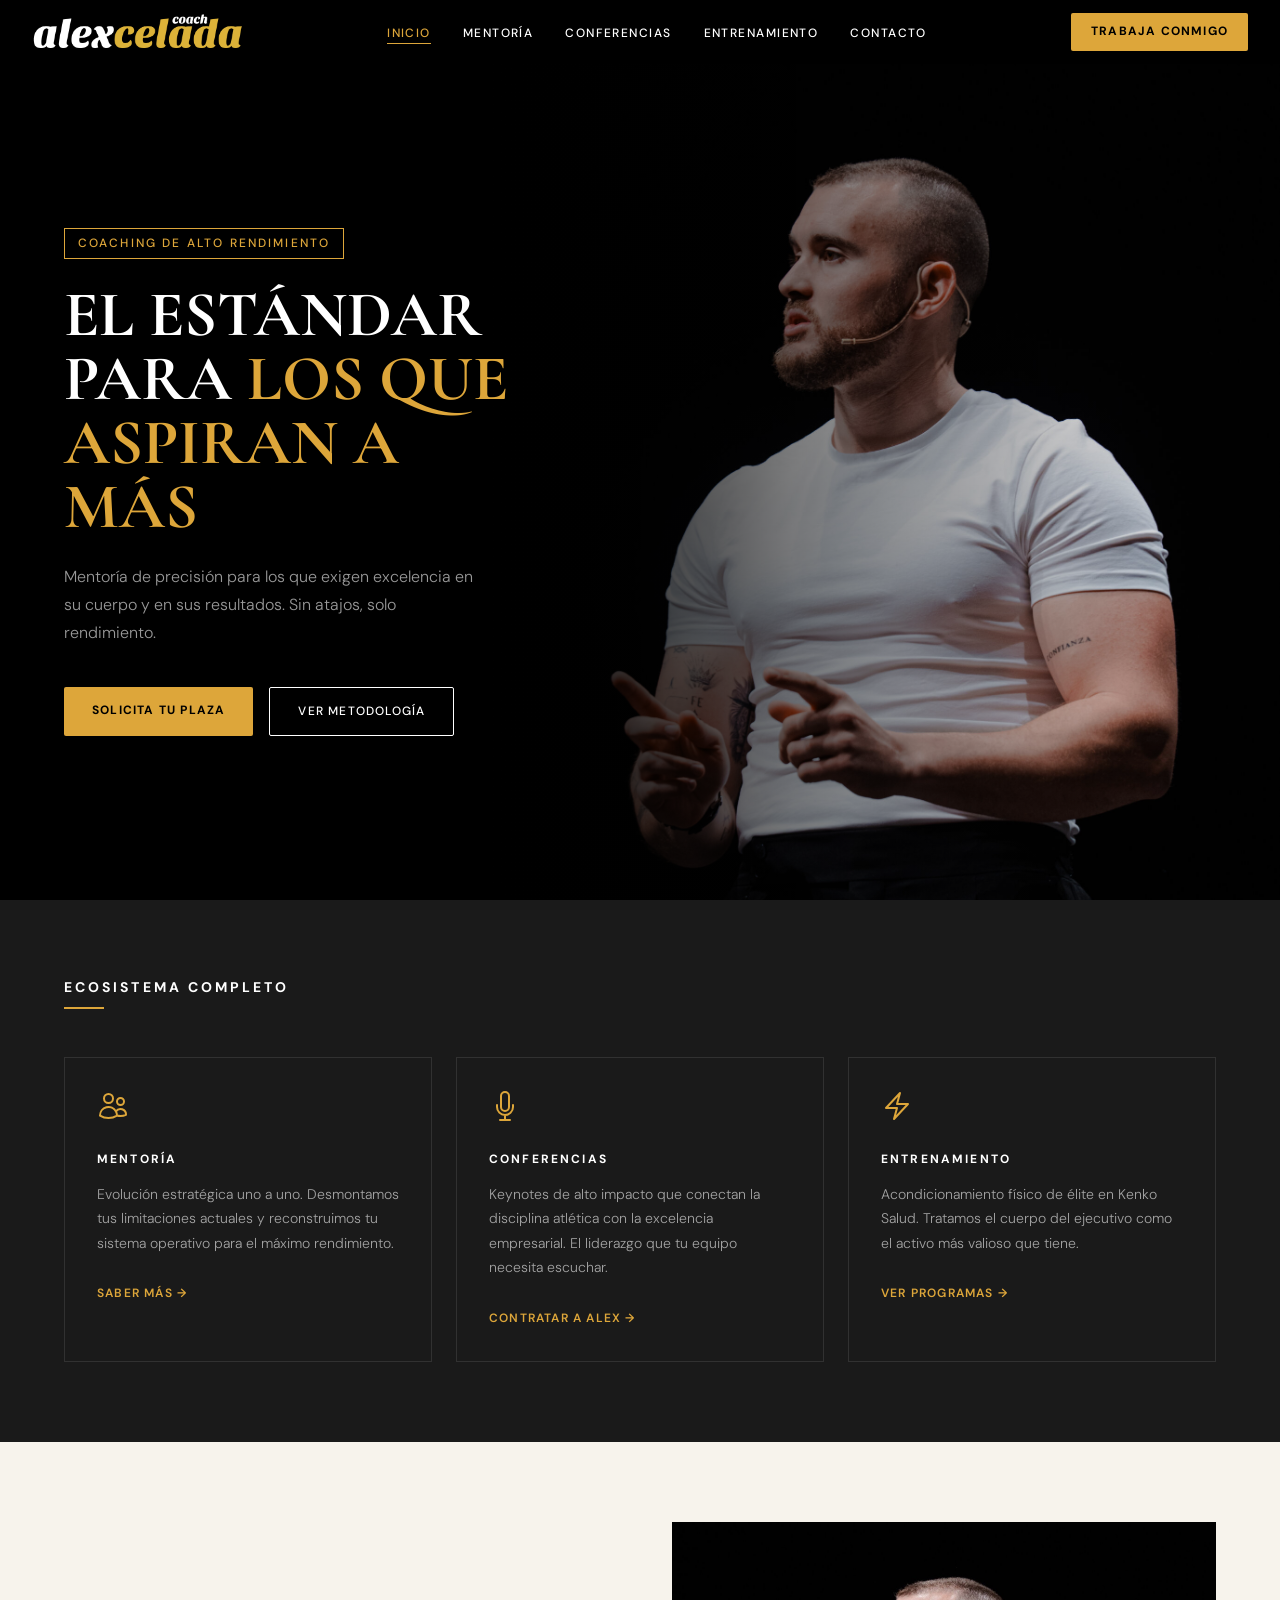
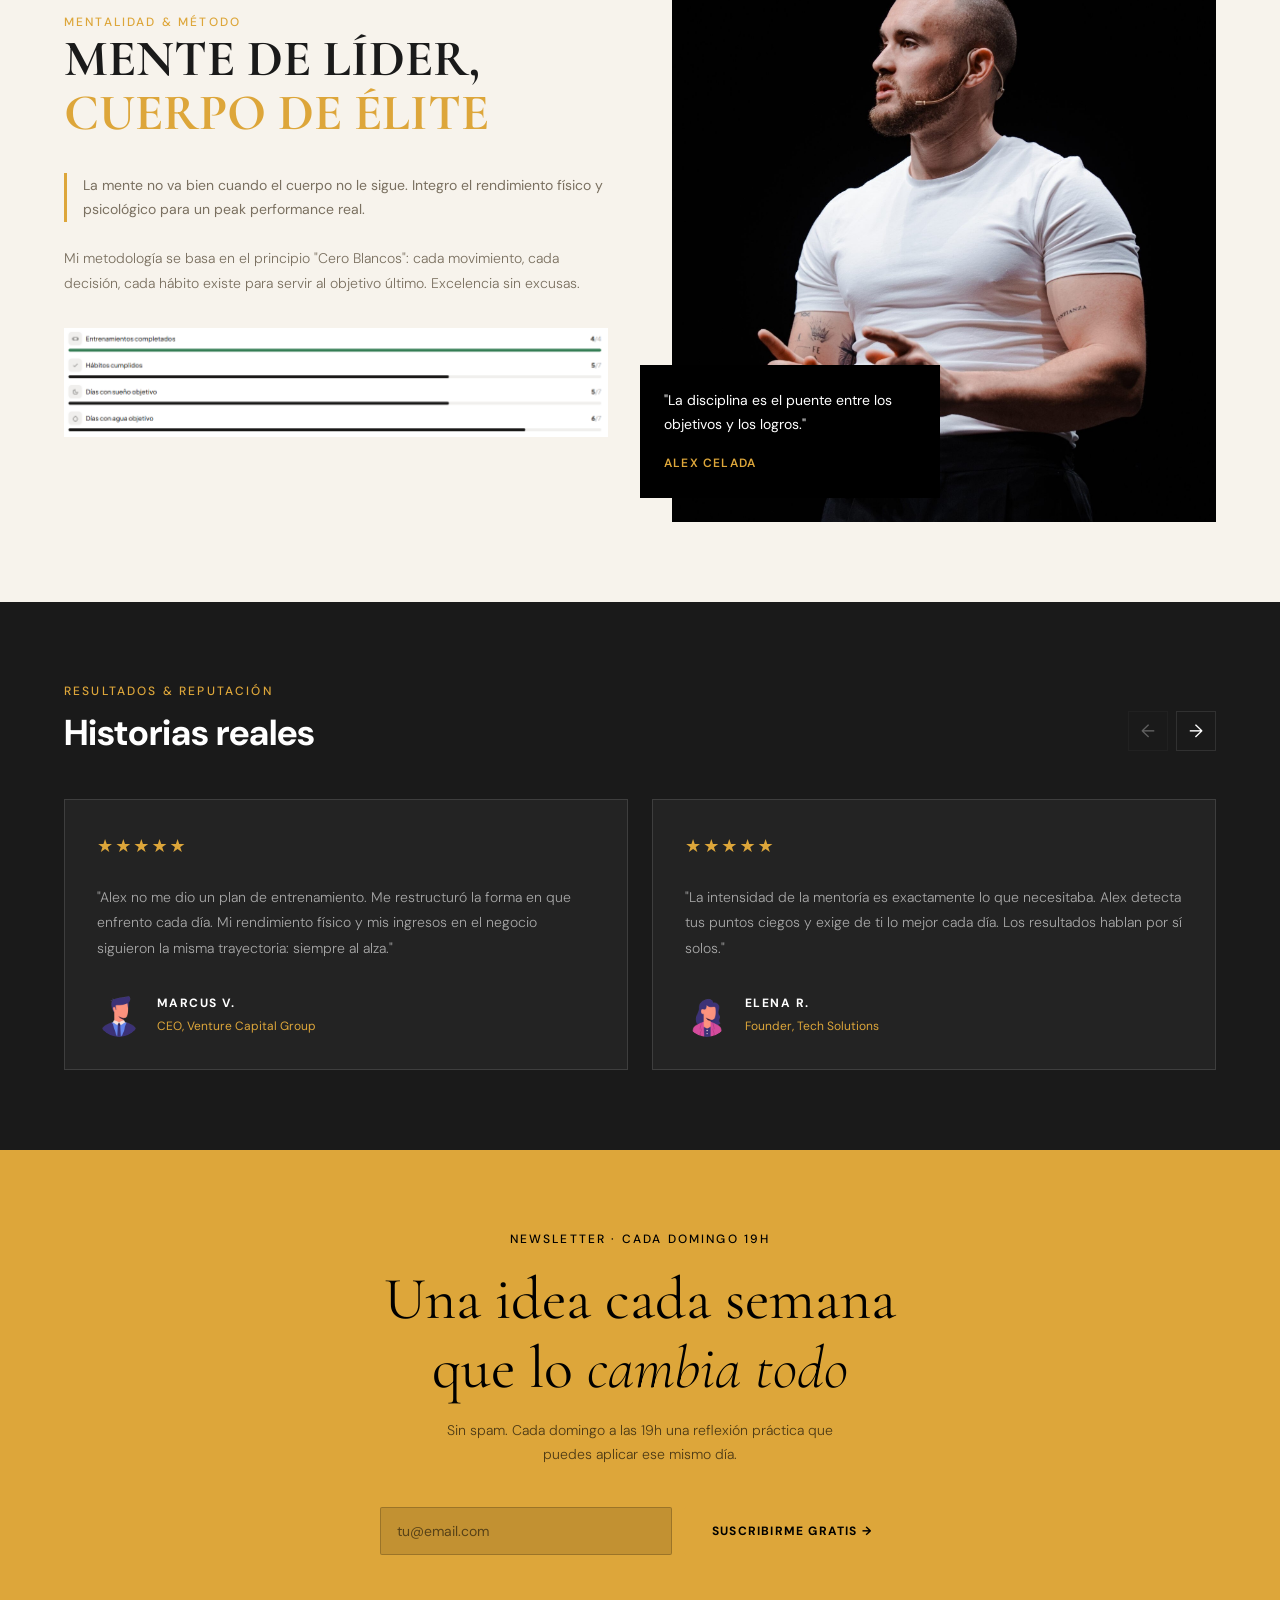
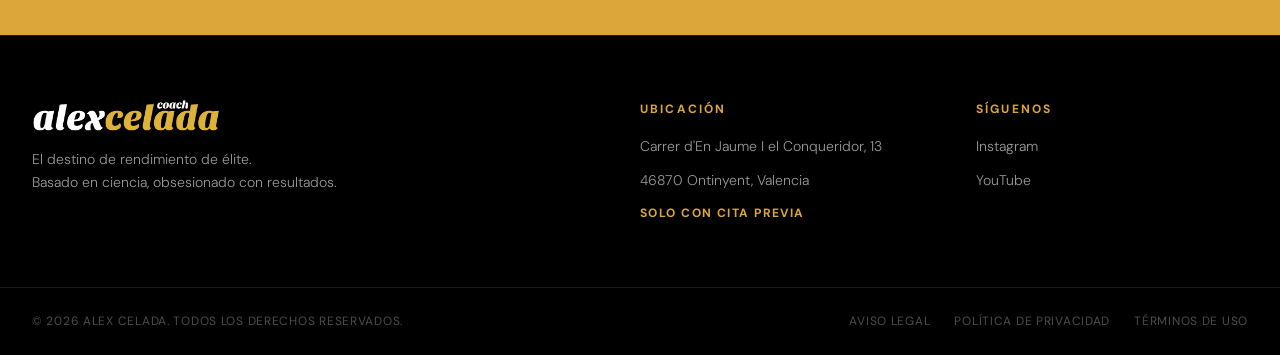
<file: index.html>
﻿<!DOCTYPE html>
<html lang="es">

    <head>

        <title>Alex Celada — Coach, Conferenciante y Entrenador Personal</title>

        <!-- SEO -->
        <meta charset="UTF-8">
        <meta name="viewport" content="width=device-width, initial-scale=1.0">
        <meta name="author" content="Alex Celada">
        <meta name="description" content="Coach de vida, conferenciante y entrenador personal. Mentoría de élite, keynotes para empresas y entrenamiento avanzado en Kenko Salud, Ontinyent.">
        <meta name="keywords" content="coach de vida, mentoría personal, conferenciante motivacional, entrenador personal, Kenko Salud, alto rendimiento, coaching ejecutivo">
        <meta name="theme-color" content="#DDA63A">
        <meta name="robots" content="index, follow">

        <!-- Open Graph -->
        <meta property="og:type" content="website">
        <meta property="og:locale" content="es_ES">
        <meta property="og:title" content="Alex Celada — Coach, Conferenciante y Entrenador Personal">
        <meta property="og:description" content="Coach de vida, conferenciante y entrenador personal. Mentoría de élite, keynotes para empresas y entrenamiento avanzado en Kenko Salud, Ontinyent.">
        <meta property="og:url" content="https://alexcelada.es/">
        <meta property="og:site_name" content="Alex Celada">
        <meta property="og:image" content="https://alexcelada.es/assets/og/og-home.jpg">

        <!-- X Cards -->
        <meta name="twitter:card" content="summary_large_image">
        <meta name="twitter:title" content="Alex Celada — Coach, Conferenciante y Entrenador Personal">
        <meta name="twitter:description" content="Coach de vida, conferenciante y entrenador personal. Mentoría de élite, keynotes para empresas y entrenamiento avanzado en Kenko Salud, Ontinyent.">
        <meta name="twitter:image" content="https://alexcelada.es/assets/og/og-home.jpg">

        <!-- Privacidad -->
        <meta name="referrer" content="strict-origin-when-cross-origin">

        <!-- Favicon -->
        <link rel="icon" type="image/png" href="assets/images/favicon.png">
        <link rel="canonical" href="https://alexcelada.es">

        <!-- Google Fonts -->
        <link rel="preconnect" href="https://fonts.googleapis.com">
        <link rel="preconnect" href="https://fonts.gstatic.com" crossorigin>
        <link href="https://fonts.googleapis.com/css2?family=Cormorant+Garamond:ital,wght@0,300;0,400;0,600;0,700;1,300;1,400&family=DM+Sans:wght@300;400;500;700&display=swap" rel="stylesheet">

        <!-- CSS -->
        <link rel="stylesheet" href="css/main.css">
        <link rel="stylesheet" href="css/components.css">
        <link rel="stylesheet" href="css/pages/home.css">

    </head>

    <body>

        <header>
            <nav class="nav" id="nav">

                <a href="index.html" class="nav__logo">
                    <img src="assets/images/logo.png" alt="alexcelada · coach">
                </a>

                <ul class="nav__links" id="nav__menu">
                    <li><a href="index.html" class="nav__link nav__link--active">Inicio</a></li>
                    <li><a href="mentoria.html" class="nav__link">Mentoría</a></li>
                    <li><a href="conferencias.html" class="nav__link">Conferencias</a></li>
                    <li><a href="gimnasio.html" class="nav__link">Entrenamiento</a></li>
                    <li><a href="contacto.html" class="nav__link">Contacto</a></li>
                    <li class="nav__cta-item"><a href="contacto.html" class="btn-primary">Trabaja conmigo</a></li>
                </ul>

                <a href="contacto.html" class="btn-primary nav__cta">Trabaja conmigo</a>

                <button class="nav__toggle" aria-label="Abrir menú" aria-expanded="false" aria-controls="nav__menu">
                    <span class="nav__toggle-bar"></span>
                    <span class="nav__toggle-bar"></span>
                    <span class="nav__toggle-bar"></span>
                </button>

            </nav>
        </header>


        <main>
            <!-- HERO -->
            <section class="hero" id="hero">

                <img class="hero__image" src="assets/images/alex/hero.jpg" alt="Alex Celada" fetchpriority="high">
                <div class="hero__overlay"></div>

                <div class="hero__content">
                    <span class="hero__badge">Coaching de Alto Rendimiento</span>
                    <h1 class="hero__title">El estándar para <span>los que aspiran a más</span></h1>
                    <p class="hero__subtitle">Mentoría de precisión para los que exigen excelencia en su cuerpo y en sus resultados. Sin atajos, solo rendimiento.</p>
                    <div class="hero__actions">
                        <a href="contacto.html" class="btn-primary">Solicita tu plaza</a>
                        <a href="mentoria.html" class="btn-secondary">Ver metodología</a>
                    </div>
                </div>

                <div class="hero__scroll-indicator" aria-hidden="true">
                    <svg xmlns="http://www.w3.org/2000/svg" fill="none" viewBox="0 0 24 24" stroke="currentColor" stroke-width="1.5">
                        <path stroke-linecap="round" stroke-linejoin="round" d="M19 9l-7 7-7-7" />
                    </svg>
                </div>

            </section>

            <!-- TRES PILARES -->
            <section class="pillars" id="pillars">

                <div class="pillars__header reveal">
                    <h2 class="pillars__title">Ecosistema completo</h2>
                    <div class="pillars__line"></div>
                </div>

                <div class="pillars__grid">

                    <article class="pillar-card reveal reveal--delay-1">
                        <svg class="pillar-card__icon" xmlns="http://www.w3.org/2000/svg" fill="none" viewBox="0 0 24 24" stroke="currentColor" stroke-width="1.5">
                            <path stroke-linecap="round" stroke-linejoin="round" d="M15 19.128a9.38 9.38 0 002.625.372 9.337 9.337 0 004.121-.952 4.125 4.125 0 00-7.533-2.493M15 19.128v-.003c0-1.113-.285-2.16-.786-3.07M15 19.128v.106A12.318 12.318 0 018.624 21c-2.331 0-4.512-.645-6.374-1.766l-.001-.109a6.375 6.375 0 0111.964-3.07M12 6.375a3.375 3.375 0 11-6.75 0 3.375 3.375 0 016.75 0zm8.25 2.25a2.625 2.625 0 11-5.25 0 2.625 2.625 0 015.25 0z" />
                        </svg>
                        <h3 class="pillar-card__title">Mentoría</h3>
                        <p class="pillar-card__text">Evolución estratégica uno a uno. Desmontamos tus limitaciones actuales y reconstruimos tu sistema operativo para el máximo rendimiento.</p>
                        <a href="mentoria.html" class="pillar-card__link">Saber más &rarr;</a>
                    </article>

                    <article class="pillar-card reveal reveal--delay-2">
                        <svg class="pillar-card__icon" xmlns="http://www.w3.org/2000/svg" fill="none" viewBox="0 0 24 24" stroke="currentColor" stroke-width="1.5">
                            <path stroke-linecap="round" stroke-linejoin="round" d="M12 18.75a6 6 0 006-6v-1.5m-6 7.5a6 6 0 01-6-6v-1.5m6 7.5v3.75m-3.75 0h7.5M12 15.75a3 3 0 01-3-3V4.5a3 3 0 116 0v8.25a3 3 0 01-3 3z" />
                        </svg>
                        <h3 class="pillar-card__title">Conferencias</h3>
                        <p class="pillar-card__text">Keynotes de alto impacto que conectan la disciplina atlética con la excelencia empresarial. El liderazgo que tu equipo necesita escuchar.</p>
                        <a href="conferencias.html" class="pillar-card__link">Contratar a Alex &rarr;</a>
                    </article>

                    <article class="pillar-card reveal reveal--delay-3">
                        <svg class="pillar-card__icon" xmlns="http://www.w3.org/2000/svg" fill="none" viewBox="0 0 24 24" stroke="currentColor" stroke-width="1.5">
                            <path stroke-linecap="round" stroke-linejoin="round" d="M3.75 13.5l10.5-11.25L12 10.5h8.25L9.75 21.75 12 13.5H3.75z" />
                        </svg>
                        <h3 class="pillar-card__title">Entrenamiento</h3>
                        <p class="pillar-card__text">Acondicionamiento físico de élite en Kenko Salud. Tratamos el cuerpo del ejecutivo como el activo más valioso que tiene.</p>
                        <a href="gimnasio.html" class="pillar-card__link">Ver programas &rarr;</a>
                    </article>

                </div>

            </section>

            <!-- FILOSOFÍA -->
            <section class="philosophy" id="philosophy">

                <div class="philosophy__content reveal">
                    <span class="philosophy__label">Mentalidad & Método</span>
                    <h2 class="philosophy__title">Mente de líder,<br><span>cuerpo de élite</span></h2>
                    <blockquote class="philosophy__quote">
                        <p>La mente no va bien cuando el cuerpo no le sigue. Integro el rendimiento físico y psicológico para un peak performance real.</p>
                    </blockquote>
                    <p class="philosophy__text">Mi metodología se basa en el principio "Cero Blancos": cada movimiento, cada decisión, cada hábito existe para servir al objetivo último. Excelencia sin excusas.</p>
                    <div class="philosophy__media">
                        <img src="assets/images/alex/inicio-analitica.png" alt="Metodología Alex Celada" loading="lazy">
                    </div>
                </div>

                <div class="philosophy__visual reveal reveal--delay-2">
                    <img class="philosophy__image" src="assets/images/alex/filosofia.jpg" alt="Alex Celada" loading="lazy">
                    <blockquote class="philosophy__image-quote">
                        <p>"La disciplina es el puente entre los objetivos y los logros."</p>
                        <cite>Alex Celada</cite>
                    </blockquote>
                </div>

            </section>

            <!-- TESTIMONIOS -->
            <section class="testimonials" id="testimonials">

                <div class="testimonials__header reveal">
                    <div>
                        <p class="testimonials__label">Resultados & Reputación</p>
                        <h2 class="testimonials__title">Historias reales</h2>
                    </div>
                    <div class="testimonials__nav">
                        <button class="testimonials__prev" aria-label="Testimonio anterior">&#8592;</button>
                        <button class="testimonials__next" aria-label="Testimonio siguiente">&#8594;</button>
                    </div>
                </div>

                <div class="testimonials__track reveal reveal--delay-1" id="testimonials__track">

                    <article class="testimonial-card">
                        <p class="testimonial-card__stars">&#9733;&#9733;&#9733;&#9733;&#9733;</p>
                        <p class="testimonial-card__quote">"Alex no me dio un plan de entrenamiento. Me restructuró la forma en que enfrento cada día. Mi rendimiento físico y mis ingresos en el negocio siguieron la misma trayectoria: siempre al alza."</p>
                        <footer class="testimonial-card__author">
                            <img src="assets/images/testimonios/avatar-1.png" alt="Marcus V." loading="lazy">
                            <div>
                                <p class="testimonial-card__name">Marcus V.</p>
                                <p class="testimonial-card__role">CEO, Venture Capital Group</p>
                            </div>
                        </footer>
                    </article>

                    <article class="testimonial-card">
                        <p class="testimonial-card__stars">&#9733;&#9733;&#9733;&#9733;&#9733;</p>
                        <p class="testimonial-card__quote">"La intensidad de la mentoría es exactamente lo que necesitaba. Alex detecta tus puntos ciegos y exige de ti lo mejor cada día. Los resultados hablan por sí solos."</p>
                        <footer class="testimonial-card__author">
                            <img src="assets/images/testimonios/avatar-2.png" alt="Elena R." loading="lazy">
                            <div>
                                <p class="testimonial-card__name">Elena R.</p>
                                <p class="testimonial-card__role">Founder, Tech Solutions</p>
                            </div>
                        </footer>
                    </article>

                    <article class="testimonial-card">
                        <p class="testimonial-card__stars">&#9733;&#9733;&#9733;&#9733;&#9733;</p>
                        <p class="testimonial-card__quote">"Pensaba que ya tenía controlada mi disciplina. Alex me demostró que ni siquiera sabía lo que eso significaba. Tres meses después, soy una persona diferente."</p>
                        <footer class="testimonial-card__author">
                            <img src="assets/images/testimonios/avatar-1.png" alt="David M." loading="lazy">
                            <div>
                                <p class="testimonial-card__name">David M.</p>
                                <p class="testimonial-card__role">Director Comercial, IBEX 35</p>
                            </div>
                        </footer>
                    </article>

                    <article class="testimonial-card">
                        <p class="testimonial-card__stars">&#9733;&#9733;&#9733;&#9733;&#9733;</p>
                        <p class="testimonial-card__quote">"La metodología de Alex conecta cuerpo y mente de una forma que nunca había visto. En seis semanas mejoré mi energía, mi foco y mis números de negocio a la vez."</p>
                        <footer class="testimonial-card__author">
                            <img src="assets/images/testimonios/avatar-2.png" alt="Sofía P." loading="lazy">
                            <div>
                                <p class="testimonial-card__name">Sofía P.</p>
                                <p class="testimonial-card__role">COO, Startup Fintech</p>
                            </div>
                        </footer>
                    </article>

                </div>

            </section>

            <!-- NEWSLETTER -->
            <section class="cta" id="cta">

                <p class="cta__label reveal">Newsletter · Cada domingo 19h</p>
                <h2 class="cta__title reveal reveal--delay-1">Una idea cada semana<br>que lo <em>cambia todo</em></h2>
                <p class="cta__subtitle reveal reveal--delay-2">Sin spam. Cada domingo a las 19h una reflexión práctica que puedes aplicar ese mismo día.</p>
                <form class="cta__form reveal reveal--delay-3" action="https://api.web3forms.com/submit" method="POST">
                    <input type="hidden" name="access_key" value="[ACCESS_KEY_DE_WEB3FORMS]">
                    <input type="hidden" name="subject" value="Nueva suscripción newsletter">
                    <div class="cta__form-row">
                        <input class="cta__input" type="email" name="email" placeholder="tu@email.com" required>
                        <button type="submit" class="btn-primary">Suscribirme gratis &rarr;</button>
                    </div>
                </form>

            </section>

        </main>

        <!-- FOOTER -->
        <footer class="footer" id="footer">

            <div class="footer__main">

                <div class="footer__brand">
                    <a href="index.html" class="footer__logo">
                        <img src="assets/images/logo.png" alt="alexcelada · coach">
                    </a>
                    <p class="footer__tagline">El destino de rendimiento de élite.<br>Basado en ciencia, obsesionado con resultados.</p>
                </div>

                <div class="footer__col">
                    <p class="footer__col-title">Ubicación</p>
                    <p class="footer__col-text">Carrer d'En Jaume I el Conqueridor, 13</p>
                    <p class="footer__col-text">46870 Ontinyent, Valencia</p>
                    <p class="footer__col-highlight">Solo con cita previa</p>
                </div>

                <div class="footer__col">
                    <p class="footer__col-title">Síguenos</p>
                    <a href="#" class="footer__col-link">Instagram</a>
                    <a href="#" class="footer__col-link">YouTube</a>
                </div>

            </div>

            <div class="footer__bottom">
                <p class="footer__copy">© 2026 Alex Celada. Todos los derechos reservados.</p>
                <nav class="footer__legal" aria-label="Links legales">
                    <a href="aviso-legal.html" class="footer__legal-link">Aviso legal</a>
                    <a href="privacidad.html" class="footer__legal-link">Política de privacidad</a>
                    <a href="terminos.html" class="footer__legal-link">Términos de uso</a>
                </nav>
            </div>

        </footer>

        <!-- JS -->
        <script src="js/main.js"></script>
        <script src="js/components/carousel.js"></script>
        <script src="js/scroll-reveal.js"></script>

    </body>

</html>
</file>
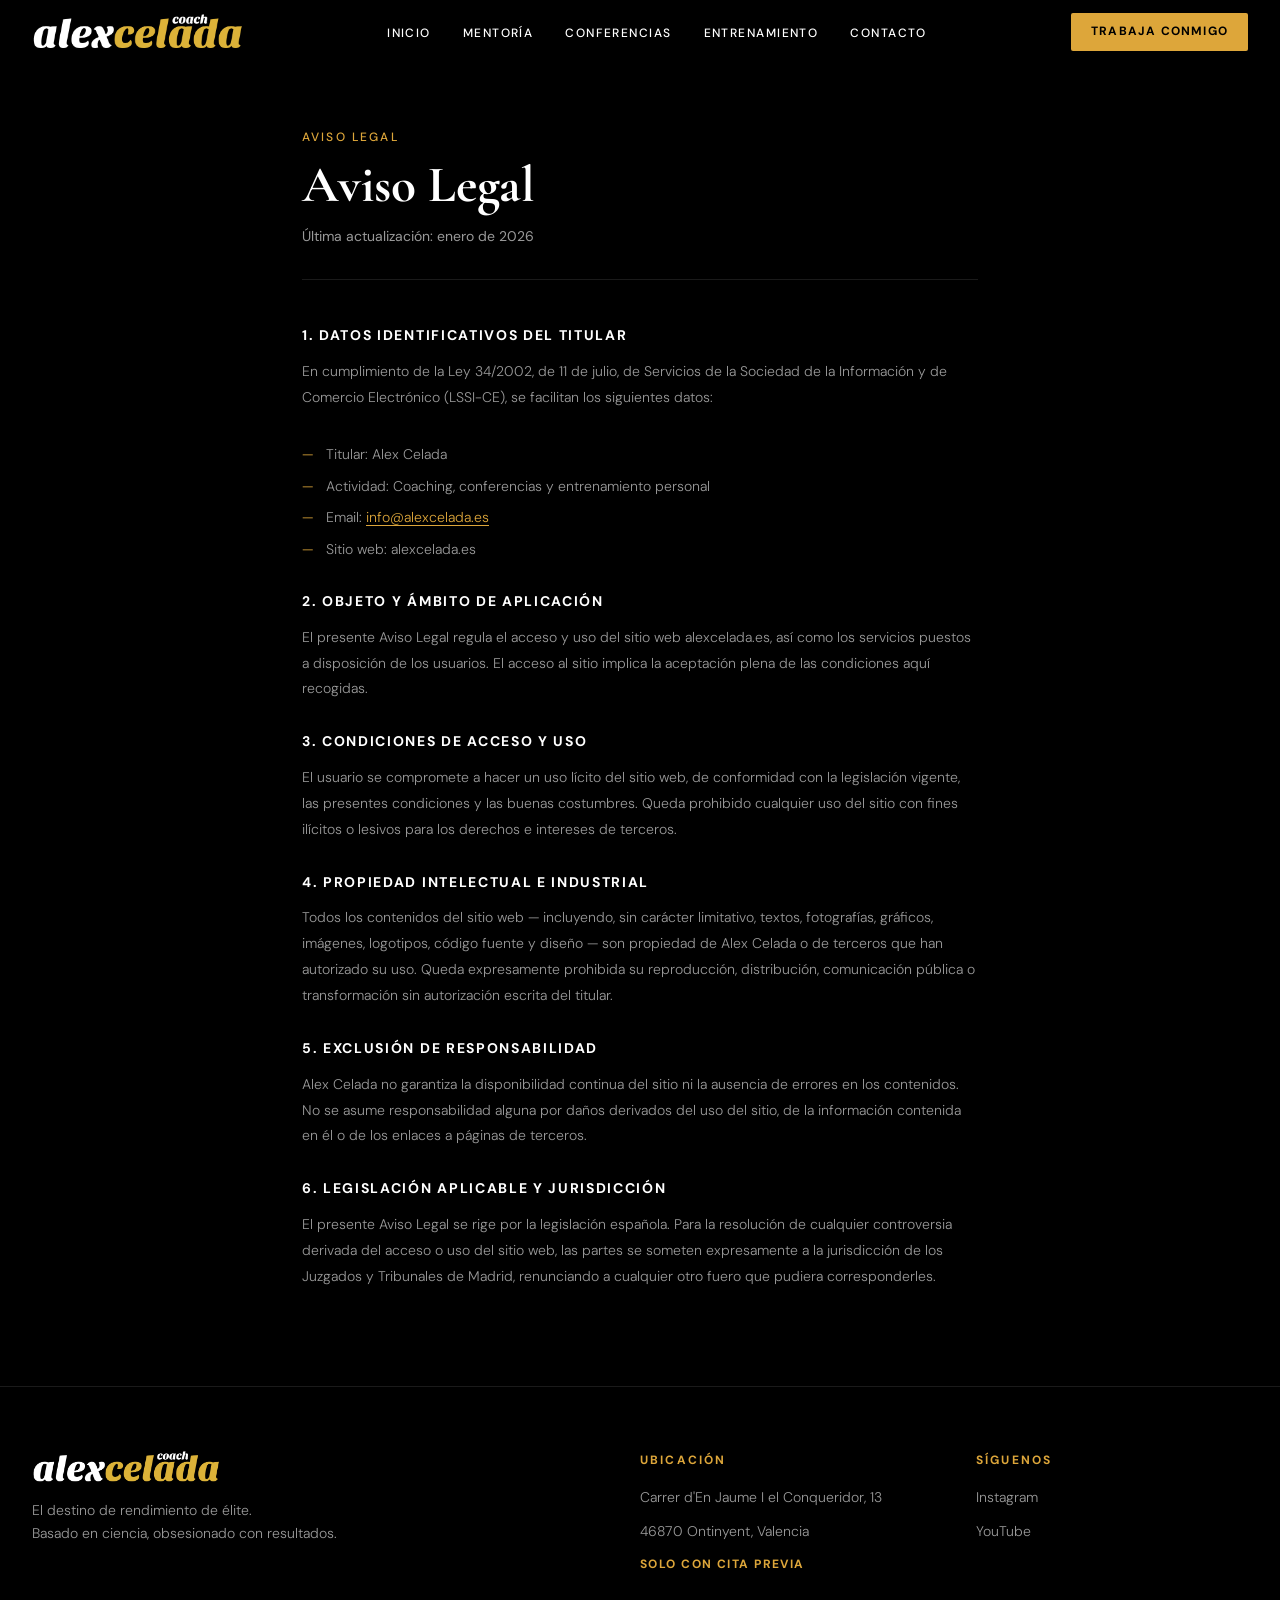
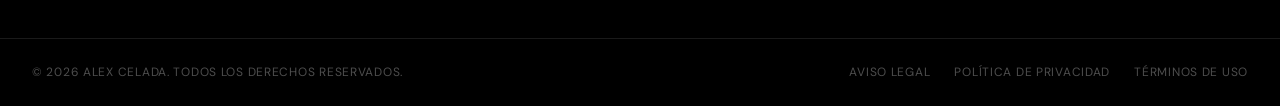
<file: aviso-legal.html>
<!DOCTYPE html>
<html lang="es">

    <head>

        <title>Alex Celada — Aviso Legal</title>

        <meta charset="UTF-8">
        <meta name="viewport" content="width=device-width, initial-scale=1.0">
        <meta name="robots" content="noindex, follow">
        <meta name="referrer" content="strict-origin-when-cross-origin">

        <link rel="icon" type="image/png" href="assets/images/favicon.png">
        <link rel="canonical" href="https://alexcelada.es/aviso-legal.html">

        <link rel="preconnect" href="https://fonts.googleapis.com">
        <link rel="preconnect" href="https://fonts.gstatic.com" crossorigin>
        <link href="https://fonts.googleapis.com/css2?family=Cormorant+Garamond:ital,wght@0,300;0,400;0,600;0,700;1,300;1,400&family=DM+Sans:wght@300;400;500;700&display=swap" rel="stylesheet">

        <link rel="stylesheet" href="css/main.css">
        <link rel="stylesheet" href="css/components.css">
        <link rel="stylesheet" href="css/pages/legal.css">

    </head>

    <body>

        <header>
            <nav class="nav" id="nav">

                <a href="index.html" class="nav__logo">
                    <img src="assets/images/logo.png" alt="alexcelada · coach">
                </a>

                <ul class="nav__links" id="nav__menu">
                    <li><a href="index.html" class="nav__link">Inicio</a></li>
                    <li><a href="mentoria.html" class="nav__link">Mentoría</a></li>
                    <li><a href="conferencias.html" class="nav__link">Conferencias</a></li>
                    <li><a href="gimnasio.html" class="nav__link">Entrenamiento</a></li>
                    <li><a href="contacto.html" class="nav__link">Contacto</a></li>
                    <li class="nav__cta-item"><a href="contacto.html" class="btn-primary">Trabaja conmigo</a></li>
                </ul>

                <a href="contacto.html" class="btn-primary nav__cta">Trabaja conmigo</a>

                <button class="nav__toggle" aria-label="Abrir menú" aria-expanded="false" aria-controls="nav__menu">
                    <span class="nav__toggle-bar"></span>
                    <span class="nav__toggle-bar"></span>
                    <span class="nav__toggle-bar"></span>
                </button>

            </nav>
        </header>


        <main>
            <section class="legal">

                <div class="legal__header">
                    <p class="legal__label">Aviso legal</p>
                    <h1 class="legal__title">Aviso Legal</h1>
                    <p class="legal__date">Última actualización: enero de 2026</p>
                </div>

                <div class="legal__body">

                    <h2>1. Datos identificativos del titular</h2>
                    <p>En cumplimiento de la Ley 34/2002, de 11 de julio, de Servicios de la Sociedad de la Información y de Comercio Electrónico (LSSI-CE), se facilitan los siguientes datos:</p>
                    <ul>
                        <li>Titular: Alex Celada</li>
                        <li>Actividad: Coaching, conferencias y entrenamiento personal</li>
                        <li>Email: <a href="mailto:info@alexcelada.es">info@alexcelada.es</a></li>
                        <li>Sitio web: alexcelada.es</li>
                    </ul>

                    <h2>2. Objeto y ámbito de aplicación</h2>
                    <p>El presente Aviso Legal regula el acceso y uso del sitio web alexcelada.es, así como los servicios puestos a disposición de los usuarios. El acceso al sitio implica la aceptación plena de las condiciones aquí recogidas.</p>

                    <h2>3. Condiciones de acceso y uso</h2>
                    <p>El usuario se compromete a hacer un uso lícito del sitio web, de conformidad con la legislación vigente, las presentes condiciones y las buenas costumbres. Queda prohibido cualquier uso del sitio con fines ilícitos o lesivos para los derechos e intereses de terceros.</p>

                    <h2>4. Propiedad intelectual e industrial</h2>
                    <p>Todos los contenidos del sitio web — incluyendo, sin carácter limitativo, textos, fotografías, gráficos, imágenes, logotipos, código fuente y diseño — son propiedad de Alex Celada o de terceros que han autorizado su uso. Queda expresamente prohibida su reproducción, distribución, comunicación pública o transformación sin autorización escrita del titular.</p>

                    <h2>5. Exclusión de responsabilidad</h2>
                    <p>Alex Celada no garantiza la disponibilidad continua del sitio ni la ausencia de errores en los contenidos. No se asume responsabilidad alguna por daños derivados del uso del sitio, de la información contenida en él o de los enlaces a páginas de terceros.</p>

                    <h2>6. Legislación aplicable y jurisdicción</h2>
                    <p>El presente Aviso Legal se rige por la legislación española. Para la resolución de cualquier controversia derivada del acceso o uso del sitio web, las partes se someten expresamente a la jurisdicción de los Juzgados y Tribunales de Madrid, renunciando a cualquier otro fuero que pudiera corresponderles.</p>

                </div>

            </section>
        </main>


        <footer class="footer" id="footer">

            <div class="footer__main">

                <div class="footer__brand">
                    <a href="index.html" class="footer__logo">
                        <img src="assets/images/logo.png" alt="alexcelada · coach">
                    </a>
                    <p class="footer__tagline">El destino de rendimiento de élite.<br>Basado en ciencia, obsesionado con resultados.</p>
                </div>

                <div class="footer__col">
                    <p class="footer__col-title">Ubicación</p>
                    <p class="footer__col-text">Carrer d'En Jaume I el Conqueridor, 13</p>
                    <p class="footer__col-text">46870 Ontinyent, Valencia</p>
                    <p class="footer__col-highlight">Solo con cita previa</p>
                </div>

                <div class="footer__col">
                    <p class="footer__col-title">Síguenos</p>
                    <a href="#" class="footer__col-link">Instagram</a>
                    <a href="#" class="footer__col-link">YouTube</a>
                </div>

            </div>

            <div class="footer__bottom">
                <p class="footer__copy">© 2026 Alex Celada. Todos los derechos reservados.</p>
                <nav class="footer__legal" aria-label="Links legales">
                    <a href="aviso-legal.html" class="footer__legal-link">Aviso legal</a>
                    <a href="privacidad.html" class="footer__legal-link">Política de privacidad</a>
                    <a href="terminos.html" class="footer__legal-link">Términos de uso</a>
                </nav>
            </div>

        </footer>

        <script src="js/main.js"></script>

    </body>

</html>
</file>
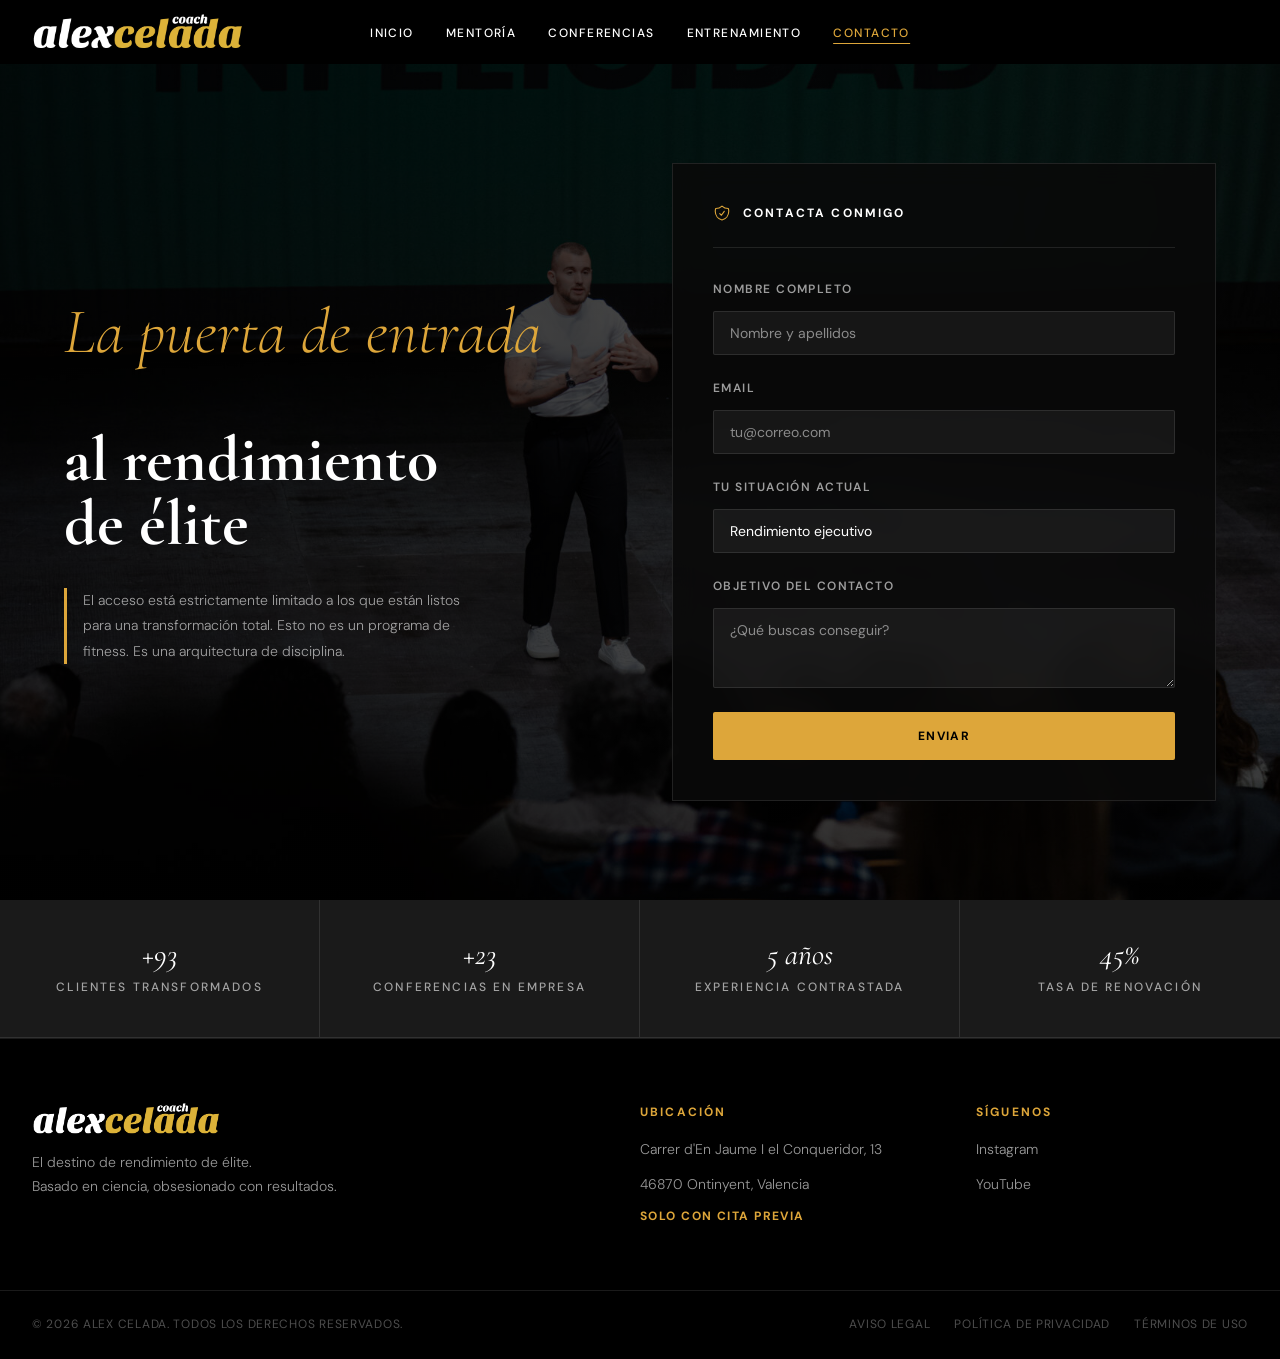
<file: contacto.html>
﻿<!DOCTYPE html>
<html lang="es">

    <head>

        <title>Alex Celada — Contacto</title>

        <!-- SEO -->
        <meta charset="UTF-8">
        <meta name="viewport" content="width=device-width, initial-scale=1.0">
        <meta name="author" content="Alex Celada">
        <meta name="description" content="Contacta con Alex Celada. Solicita una sesión de mentoría, contrata una conferencia para tu empresa o empieza tu transformación en Kenko Salud. Respuesta en 48h.">
        <meta name="keywords" content="contacto Alex Celada, reserva mentoría, contratar conferenciante, entrenamiento personal Ontinyent, Kenko Salud">
        <meta name="theme-color" content="#DDA63A">
        <meta name="robots" content="index, follow">

        <!-- Open Graph -->
        <meta property="og:type" content="website">
        <meta property="og:locale" content="es_ES">
        <meta property="og:title" content="Alex Celada — Contacto">
        <meta property="og:description" content="Contacta con Alex Celada. Solicita una sesión de mentoría, contrata una conferencia para tu empresa o empieza tu transformación en Kenko Salud. Respuesta en 48h.">
        <meta property="og:url" content="https://alexcelada.es/contacto.html">
        <meta property="og:site_name" content="Alex Celada">
        <meta property="og:image" content="https://alexcelada.es/assets/og/og-contacto.jpg">

        <!-- X Cards -->
        <meta name="twitter:card" content="summary_large_image">
        <meta name="twitter:title" content="Alex Celada — Contacto">
        <meta name="twitter:description" content="Contacta con Alex Celada. Solicita una sesión de mentoría, contrata una conferencia para tu empresa o empieza tu transformación en Kenko Salud. Respuesta en 48h.">
        <meta name="twitter:image" content="https://alexcelada.es/assets/og/og-contacto.jpg">

        <!-- Privacidad -->
        <meta name="referrer" content="strict-origin-when-cross-origin">

        <!-- Favicon -->
        <link rel="icon" type="image/png" href="assets/images/favicon.png">
        <link rel="canonical" href="https://alexcelada.es/contacto.html">

        <!-- Google Fonts -->
        <link rel="preconnect" href="https://fonts.googleapis.com">
        <link rel="preconnect" href="https://fonts.gstatic.com" crossorigin>
        <link href="https://fonts.googleapis.com/css2?family=Cormorant+Garamond:ital,wght@0,300;0,400;0,600;0,700;1,300;1,400&family=DM+Sans:wght@300;400;500;700&display=swap" rel="stylesheet">

        <!-- CSS -->
        <link rel="stylesheet" href="css/main.css">
        <link rel="stylesheet" href="css/components.css">
        <link rel="stylesheet" href="css/pages/contacto.css">

    </head>

    <body>

        <header>
            <nav class="nav" id="nav">

                <a href="index.html" class="nav__logo">
                    <img src="assets/images/logo.png" alt="alexcelada · coach">
                </a>

                <ul class="nav__links" id="nav__menu">
                    <li><a href="index.html" class="nav__link">Inicio</a></li>
                    <li><a href="mentoria.html" class="nav__link">Mentoría</a></li>
                    <li><a href="conferencias.html" class="nav__link">Conferencias</a></li>
                    <li><a href="gimnasio.html" class="nav__link">Entrenamiento</a></li>
                    <li><a href="contacto.html" class="nav__link nav__link--active">Contacto</a></li>
                </ul>

                <button class="nav__toggle" aria-label="Abrir menú" aria-expanded="false" aria-controls="nav__menu">
                    <span class="nav__toggle-bar"></span>
                    <span class="nav__toggle-bar"></span>
                    <span class="nav__toggle-bar"></span>
                </button>

            </nav>
        </header>


        <main>

            <!-- HERO + FORMULARIO -->
            <section class="contact-hero" id="hero">

                <img class="contact-hero__image" src="assets/images/alex/hero-contacto.jpg" alt="Alex Celada" fetchpriority="high">
                <div class="contact-hero__overlay"></div>

                <div class="contact-hero__inner">

                    <div class="contact-hero__content">
                        <h1 class="contact-hero__title">
                            <em>La puerta de entrada</em><br>
                            al rendimiento<br>de élite
                        </h1>
                        <blockquote class="contact-hero__quote">
                            <p>El acceso está estrictamente limitado a los que están listos para una transformación total. Esto no es un programa de fitness. Es una arquitectura de disciplina.</p>
                        </blockquote>
                    </div>

                    <div class="contact-hero__form-card">
                        <div class="contact-hero__form-header">
                            <svg xmlns="http://www.w3.org/2000/svg" fill="none" viewBox="0 0 24 24" stroke="currentColor" stroke-width="1.5"><path stroke-linecap="round" stroke-linejoin="round" d="M9 12.75L11.25 15 15 9.75m-3-7.036A11.959 11.959 0 013.598 6 11.99 11.99 0 003 9.749c0 5.592 3.824 10.29 9 11.623 5.176-1.332 9-6.03 9-11.622 0-1.31-.21-2.571-.598-3.751h-.152c-3.196 0-6.1-1.248-8.25-3.285z" /></svg>
                            <span>Contacta conmigo</span>
                        </div>

                        <form action="https://api.web3forms.com/submit" method="POST">
                            <input type="hidden" name="access_key" value="[ACCESS_KEY_DE_WEB3FORMS]">
                            <input type="hidden" name="subject" value="Nuevo contacto desde alexcelada.es">

                            <div class="contact-hero__field">
                                <label for="nombre">Nombre completo</label>
                                <input type="text" id="nombre" name="name" placeholder="Nombre y apellidos" required>
                            </div>

                            <div class="contact-hero__field">
                                <label for="email">Email</label>
                                <input type="email" id="email" name="email" placeholder="tu@correo.com" required>
                            </div>

                            <div class="contact-hero__field">
                                <label for="situacion">Tu situación actual</label>
                                <select id="situacion" name="situacion">
                                    <option value="" disabled selected>Rendimiento ejecutivo</option>
                                    <option value="mentoria">Mentoría personal</option>
                                    <option value="conferencia">Conferencia para empresa</option>
                                    <option value="entrenamiento">Entrenamiento físico</option>
                                    <option value="otro">Otro</option>
                                </select>
                            </div>

                            <div class="contact-hero__field">
                                <label for="objetivo">Objetivo del contacto</label>
                                <textarea id="objetivo" name="message" placeholder="¿Qué buscas conseguir?" rows="3" required></textarea>
                            </div>

                            <button type="submit" class="btn-primary contact-hero__submit">Enviar</button>
                        </form>
                    </div>

                </div>

            </section>

            <!-- SOCIAL PROOF / STATS -->
            <section class="social-proof" id="social-proof">
                <div class="social-proof__item reveal reveal--delay-1">
                    <p class="social-proof__value" data-count-to="200" data-count-prefix="+">+200</p>
                    <p class="social-proof__label">Clientes transformados</p>
                </div>
                <div class="social-proof__item reveal reveal--delay-2">
                    <p class="social-proof__value" data-count-to="50" data-count-prefix="+">+50</p>
                    <p class="social-proof__label">Conferencias en empresa</p>
                </div>
                <div class="social-proof__item reveal reveal--delay-3">
                    <p class="social-proof__value" data-count-to="10" data-count-suffix=" años">10 años</p>
                    <p class="social-proof__label">Experiencia contrastada</p>
                </div>
                <div class="social-proof__item reveal reveal--delay-4">
                    <p class="social-proof__value" data-count-to="97" data-count-suffix="%">97%</p>
                    <p class="social-proof__label">Tasa de renovación</p>
                </div>
            </section>

        </main>


        <!-- FOOTER -->
        <footer class="footer" id="footer">

            <div class="footer__main">

                <div class="footer__brand">
                    <a href="index.html" class="footer__logo">
                        <img src="assets/images/logo.png" alt="alexcelada · coach">
                    </a>
                    <p class="footer__tagline">El destino de rendimiento de élite.<br>Basado en ciencia, obsesionado con resultados.</p>
                </div>

                <div class="footer__col">
                    <p class="footer__col-title">Ubicación</p>
                    <p class="footer__col-text">Carrer d'En Jaume I el Conqueridor, 13</p>
                    <p class="footer__col-text">46870 Ontinyent, Valencia</p>
                    <p class="footer__col-highlight">Solo con cita previa</p>
                </div>

                <div class="footer__col">
                    <p class="footer__col-title">Síguenos</p>
                    <a href="#" class="footer__col-link">Instagram</a>
                    <a href="#" class="footer__col-link">YouTube</a>
                </div>

            </div>

            <div class="footer__bottom">
                <p class="footer__copy">© 2026 Alex Celada. Todos los derechos reservados.</p>
                <nav class="footer__legal" aria-label="Links legales">
                    <a href="aviso-legal.html" class="footer__legal-link">Aviso legal</a>
                    <a href="privacidad.html" class="footer__legal-link">Política de privacidad</a>
                    <a href="terminos.html" class="footer__legal-link">Términos de uso</a>
                </nav>
            </div>

        </footer>

        <!-- JS -->
        <script src="js/main.js"></script>
        <script src="js/components/count-up.js"></script>
        <script src="js/scroll-reveal.js"></script>

    </body>

</html>
</file>
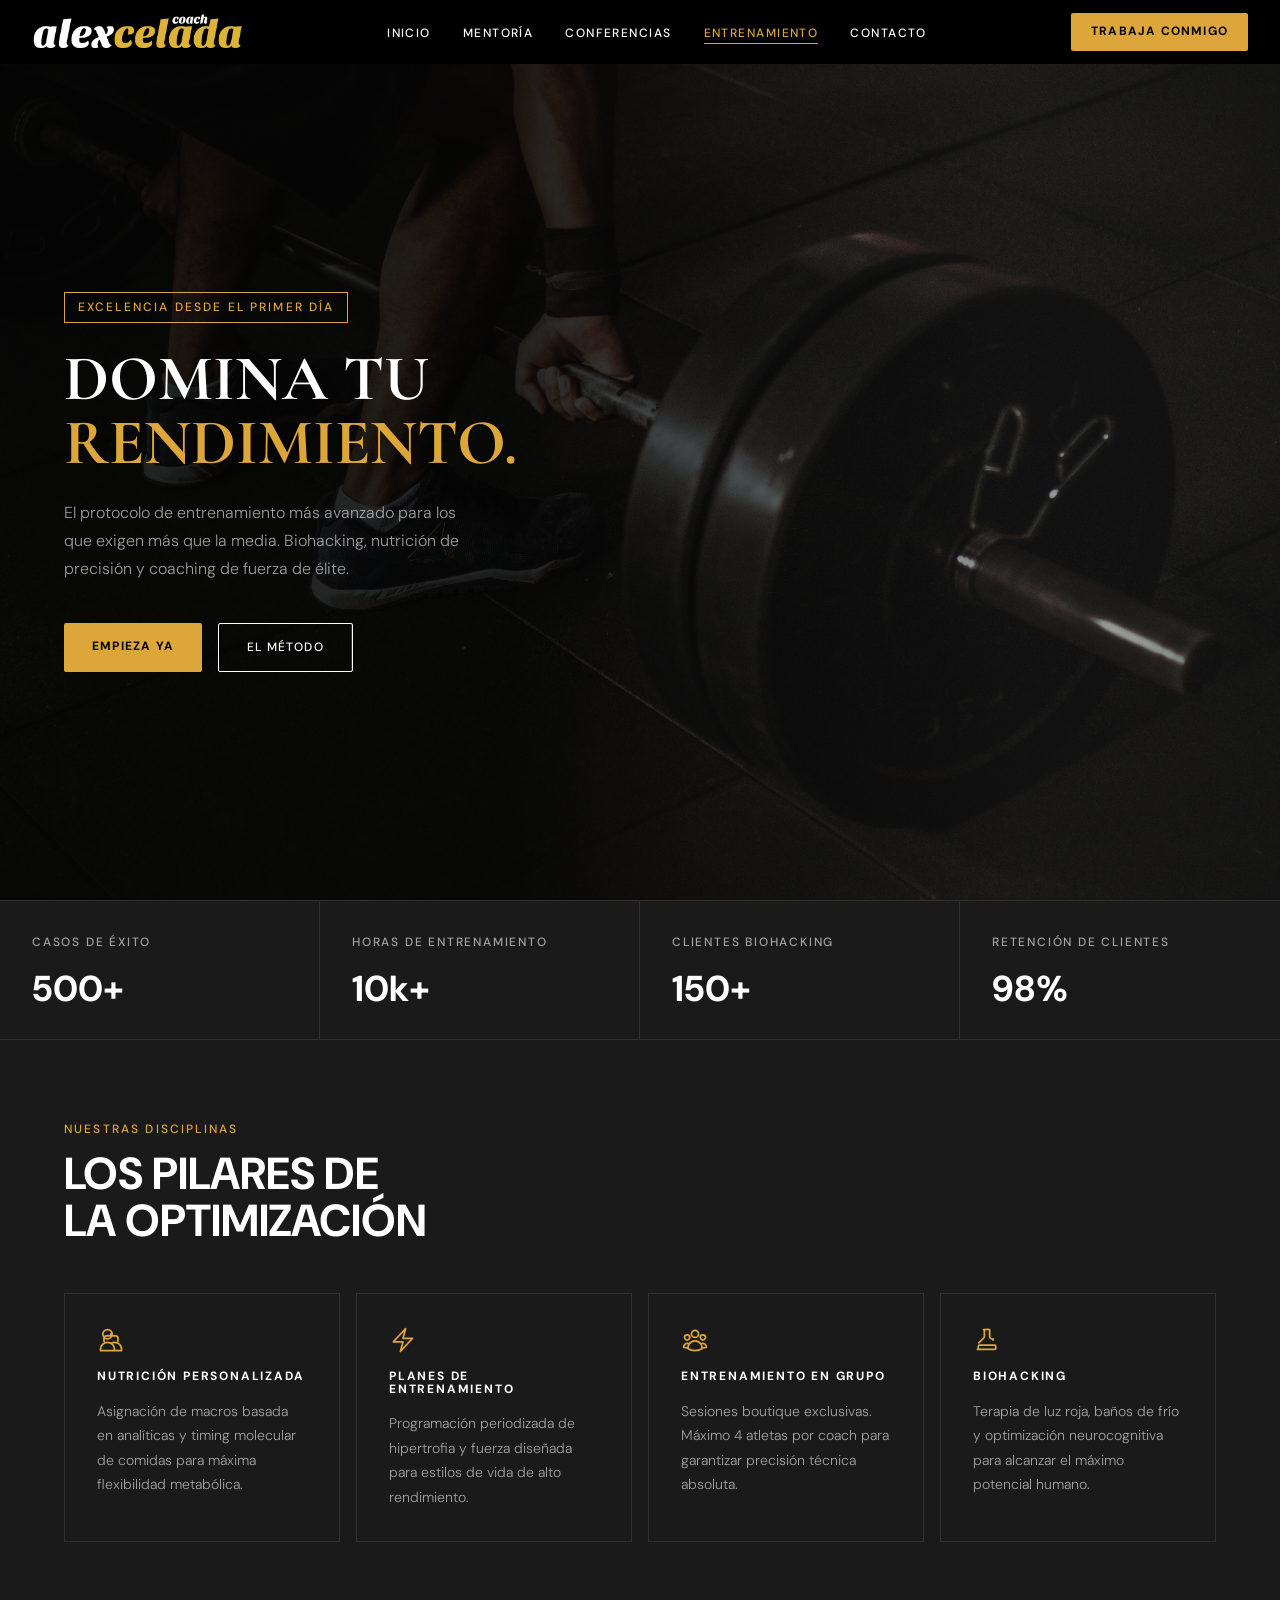
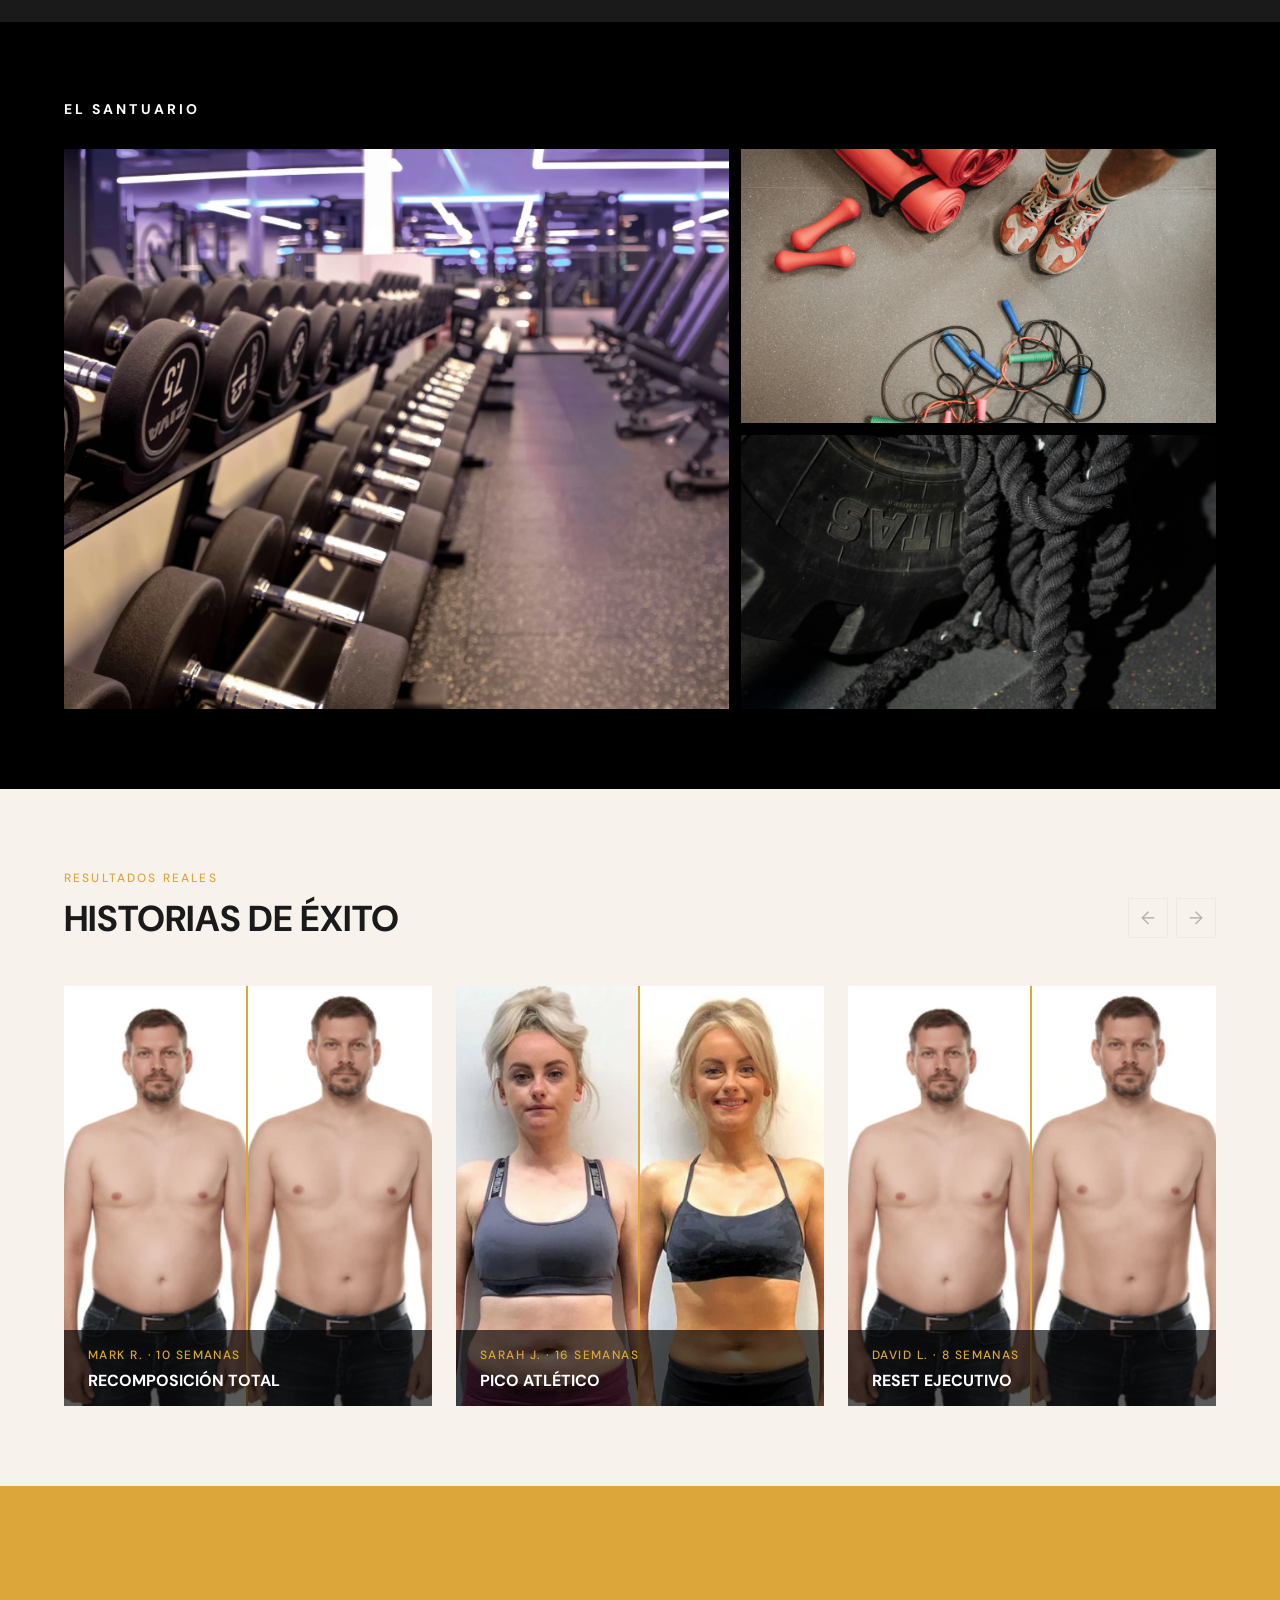
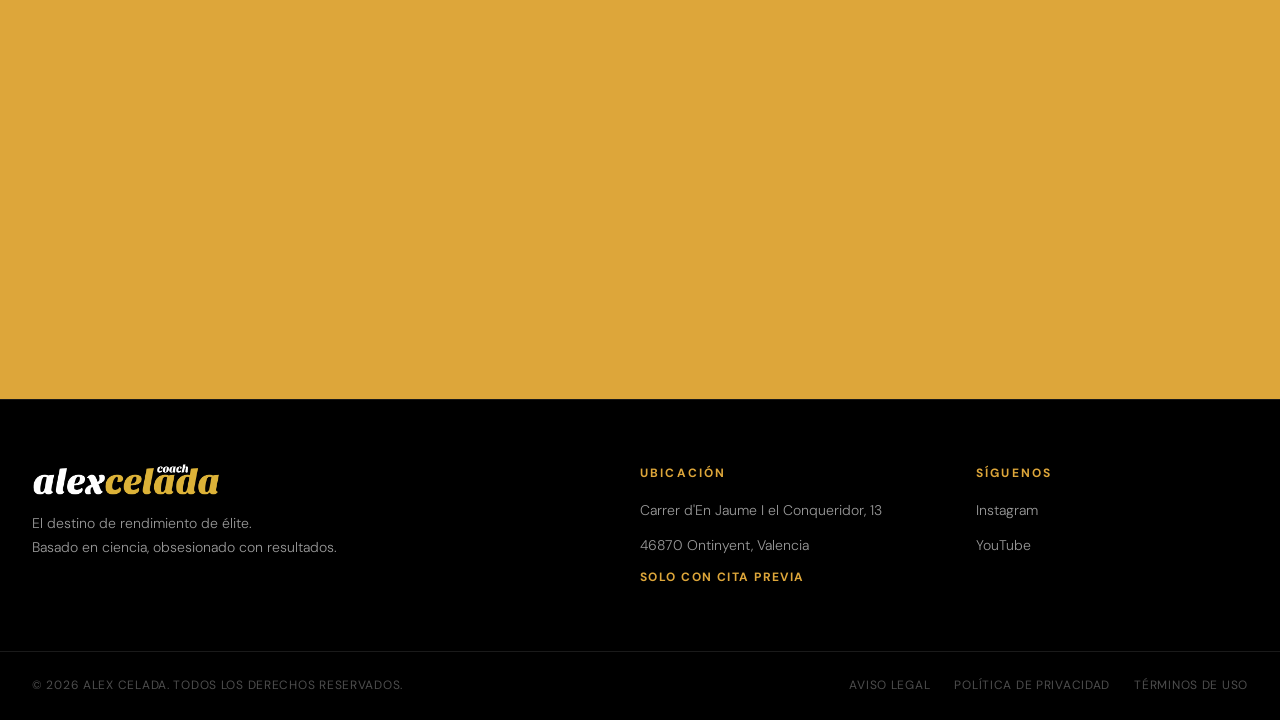
<file: gimnasio.html>
﻿<!DOCTYPE html>
<html lang="es">

    <head>

        <title>Alex Celada — Entrenamiento Personal · Kenko Salud</title>

        <!-- SEO -->
        <meta charset="UTF-8">
        <meta name="viewport" content="width=device-width, initial-scale=1.0">
        <meta name="author" content="Alex Celada">
        <meta name="description" content="Kenko Salud: entrenamiento personal de élite en Ontinyent con Alex Celada. Nutrición de precisión, biohacking y coaching de fuerza. 500+ casos de éxito.">
        <meta name="keywords" content="entrenamiento personal, Kenko Salud, biohacking, nutrición personalizada, gimnasio Ontinyent, coaching de fuerza, alto rendimiento">
        <meta name="theme-color" content="#DDA63A">
        <meta name="robots" content="index, follow">

        <!-- Open Graph -->
        <meta property="og:type" content="website">
        <meta property="og:locale" content="es_ES">
        <meta property="og:title" content="Alex Celada — Entrenamiento Personal · Kenko Salud">
        <meta property="og:description" content="Kenko Salud: entrenamiento personal de élite en Ontinyent con Alex Celada. Nutrición de precisión, biohacking y coaching de fuerza. 500+ casos de éxito.">
        <meta property="og:url" content="https://alexcelada.es/gimnasio.html">
        <meta property="og:site_name" content="Alex Celada">
        <meta property="og:image" content="https://alexcelada.es/assets/og/og-gimnasio.jpg">

        <!-- X Cards -->
        <meta name="twitter:card" content="summary_large_image">
        <meta name="twitter:title" content="Alex Celada — Entrenamiento Personal · Kenko Salud">
        <meta name="twitter:description" content="Kenko Salud: entrenamiento personal de élite en Ontinyent con Alex Celada. Nutrición de precisión, biohacking y coaching de fuerza. 500+ casos de éxito.">
        <meta name="twitter:image" content="https://alexcelada.es/assets/og/og-gimnasio.jpg">

        <!-- Privacidad -->
        <meta name="referrer" content="strict-origin-when-cross-origin">

        <!-- Favicon -->
        <link rel="icon" type="image/png" href="assets/images/favicon.png">
        <link rel="canonical" href="https://alexcelada.es/gimnasio.html">

        <!-- Google Fonts -->
        <link rel="preconnect" href="https://fonts.googleapis.com">
        <link rel="preconnect" href="https://fonts.gstatic.com" crossorigin>
        <link href="https://fonts.googleapis.com/css2?family=Cormorant+Garamond:ital,wght@0,300;0,400;0,600;0,700;1,300;1,400&family=DM+Sans:wght@300;400;500;700&display=swap" rel="stylesheet">

        <!-- CSS -->
        <link rel="stylesheet" href="css/main.css">
        <link rel="stylesheet" href="css/components.css">
        <link rel="stylesheet" href="css/pages/gimnasio.css">

    </head>

    <body>

        <header>
            <nav class="nav" id="nav">

                <a href="index.html" class="nav__logo">
                    <img src="assets/images/logo.png" alt="alexcelada · coach">
                </a>

                <ul class="nav__links" id="nav__menu">
                    <li><a href="index.html" class="nav__link">Inicio</a></li>
                    <li><a href="mentoria.html" class="nav__link">Mentoría</a></li>
                    <li><a href="conferencias.html" class="nav__link">Conferencias</a></li>
                    <li><a href="gimnasio.html" class="nav__link nav__link--active">Entrenamiento</a></li>
                    <li><a href="contacto.html" class="nav__link">Contacto</a></li>
                    <li class="nav__cta-item"><a href="contacto.html" class="btn-primary">Trabaja conmigo</a></li>
                </ul>

                <a href="contacto.html" class="btn-primary nav__cta">Trabaja conmigo</a>

                <button class="nav__toggle" aria-label="Abrir menú" aria-expanded="false" aria-controls="nav__menu">
                    <span class="nav__toggle-bar"></span>
                    <span class="nav__toggle-bar"></span>
                    <span class="nav__toggle-bar"></span>
                </button>

            </nav>
        </header>


        <main>

            <!-- HERO -->
            <section class="hero hero--gym" id="hero">

                <img class="hero__image" src="assets/images/gym/gym-hero.jpg" alt="Kenko Salud — Gimnasio de alto rendimiento" fetchpriority="high">
                <div class="hero__overlay"></div>

                <div class="hero__content">
                    <span class="hero__badge">Excelencia desde el primer día</span>
                    <h1 class="hero__title">Domina tu<br><span>rendimiento.</span></h1>
                    <p class="hero__subtitle">El protocolo de entrenamiento más avanzado para los que exigen más que la media. Biohacking, nutrición de precisión y coaching de fuerza de élite.</p>
                    <div class="hero__actions">
                        <a href="contacto.html" class="btn-primary">Empieza ya</a>
                        <a href="#services" class="btn-secondary">El método</a>
                    </div>
                </div>

                <div class="hero__scroll-indicator" aria-hidden="true">
                    <svg xmlns="http://www.w3.org/2000/svg" fill="none" viewBox="0 0 24 24" stroke="currentColor" stroke-width="1.5">
                        <path stroke-linecap="round" stroke-linejoin="round" d="M19 9l-7 7-7-7" />
                    </svg>
                </div>

            </section>

            <!-- STATS BAR -->
            <section class="stats" id="stats">
                <div class="stats__item reveal reveal--delay-1">
                    <p class="stats__label">Casos de éxito</p>
                    <p class="stats__value">500+</p>
                </div>
                <div class="stats__item reveal reveal--delay-2">
                    <p class="stats__label">Horas de entrenamiento</p>
                    <p class="stats__value">10k+</p>
                </div>
                <div class="stats__item reveal reveal--delay-3">
                    <p class="stats__label">Clientes biohacking</p>
                    <p class="stats__value">150+</p>
                </div>
                <div class="stats__item reveal reveal--delay-4">
                    <p class="stats__label">Retención de clientes</p>
                    <p class="stats__value">98%</p>
                </div>
            </section>

            <!-- SERVICIOS -->
            <section class="services" id="services">

                <div class="services__header reveal">
                    <p class="services__label">Nuestras disciplinas</p>
                    <h2 class="services__title">Los pilares de<br>la optimización</h2>
                </div>

                <div class="services__grid">

                    <article class="service-card reveal reveal--delay-1">
                        <svg class="service-card__icon" xmlns="http://www.w3.org/2000/svg" fill="none" viewBox="0 0 24 24" stroke="currentColor" stroke-width="1.5">
                            <path stroke-linecap="round" stroke-linejoin="round" d="M12 8.25v-1.5m0 1.5c-1.355 0-2.697.056-4.024.166C6.845 8.51 6 9.473 6 10.608v2.513m6-4.871c1.355 0 2.697.056 4.024.166C17.155 8.51 18 9.473 18 10.608v2.513M15 21H3v-1a6 6 0 0112 0v1zm0 0h6v-1a6 6 0 00-9-5.197M13 7a4 4 0 11-8 0 4 4 0 018 0z" />
                        </svg>
                        <h3 class="service-card__title">Nutrición personalizada</h3>
                        <p class="service-card__text">Asignación de macros basada en analíticas y timing molecular de comidas para máxima flexibilidad metabólica.</p>
                    </article>

                    <article class="service-card reveal reveal--delay-2">
                        <svg class="service-card__icon" xmlns="http://www.w3.org/2000/svg" fill="none" viewBox="0 0 24 24" stroke="currentColor" stroke-width="1.5">
                            <path stroke-linecap="round" stroke-linejoin="round" d="M3.75 13.5l10.5-11.25L12 10.5h8.25L9.75 21.75 12 13.5H3.75z" />
                        </svg>
                        <h3 class="service-card__title">Planes de entrenamiento</h3>
                        <p class="service-card__text">Programación periodizada de hipertrofia y fuerza diseñada para estilos de vida de alto rendimiento.</p>
                    </article>

                    <article class="service-card reveal reveal--delay-3">
                        <svg class="service-card__icon" xmlns="http://www.w3.org/2000/svg" fill="none" viewBox="0 0 24 24" stroke="currentColor" stroke-width="1.5">
                            <path stroke-linecap="round" stroke-linejoin="round" d="M18 18.72a9.094 9.094 0 003.741-.479 3 3 0 00-4.682-2.72m.94 3.198l.001.031c0 .225-.012.447-.037.666A11.944 11.944 0 0112 21c-2.17 0-4.207-.576-5.963-1.584A6.062 6.062 0 016 18.719m12 0a5.971 5.971 0 00-.941-3.197m0 0A5.995 5.995 0 0012 12.75a5.995 5.995 0 00-5.058 2.772m0 0a3 3 0 00-4.681 2.72 8.986 8.986 0 003.74.477m.94-3.197a5.971 5.971 0 00-.94 3.197M15 6.75a3 3 0 11-6 0 3 3 0 016 0zm6 3a2.25 2.25 0 11-4.5 0 2.25 2.25 0 014.5 0zm-13.5 0a2.25 2.25 0 11-4.5 0 2.25 2.25 0 014.5 0z" />
                        </svg>
                        <h3 class="service-card__title">Entrenamiento en grupo</h3>
                        <p class="service-card__text">Sesiones boutique exclusivas. Máximo 4 atletas por coach para garantizar precisión técnica absoluta.</p>
                    </article>

                    <article class="service-card reveal reveal--delay-4">
                        <svg class="service-card__icon" xmlns="http://www.w3.org/2000/svg" fill="none" viewBox="0 0 24 24" stroke="currentColor" stroke-width="1.5">
                            <path stroke-linecap="round" stroke-linejoin="round" d="M9.75 3.104v5.714a2.25 2.25 0 01-.659 1.591L5 14.5M9.75 3.104c-.251.023-.501.05-.75.082m.75-.082a24.301 24.301 0 014.5 0m0 0v5.714a2.25 2.25 0 001.357 2.059l.096.04A2.25 2.25 0 0117.25 12v-.9m-9.75 9h3.75m-3.75 0H5.625c-.621 0-1.125-.504-1.125-1.125v-1.5c0-.621.504-1.125 1.125-1.125h12.75c.621 0 1.125.504 1.125 1.125v1.5c0 .621-.504 1.125-1.125 1.125H13.5m-9.75 0h9.75" />
                        </svg>
                        <h3 class="service-card__title">Biohacking</h3>
                        <p class="service-card__text">Terapia de luz roja, baños de frío y optimización neurocognitiva para alcanzar el máximo potencial humano.</p>
                    </article>

                </div>

            </section>

            <!-- GALERÍA -->
            <section class="gallery" id="gallery">

                <h2 class="gallery__title reveal">El santuario</h2>

                <div class="gallery__grid">
                    <img class="gallery__img gallery__img--large reveal reveal--delay-1" src="assets/images/gym/material-gym-1.png" alt="Sala de pesas Kenko Salud" loading="lazy">
                    <img class="gallery__img reveal reveal--delay-2" src="assets/images/gym/material-gym-2.jpg" alt="Zona de discos y barras" loading="lazy">
                    <img class="gallery__img reveal reveal--delay-3" src="assets/images/gym/material-gym-3.jpg" alt="Zona de terapia de luz roja" loading="lazy">
                </div>

            </section>

            <!-- CASOS DE ÉXITO -->
            <section class="cases" id="cases">

                <div class="cases__header reveal">
                    <div>
                        <p class="cases__label">Resultados reales</p>
                        <h2 class="cases__title">Historias de éxito</h2>
                    </div>
                    <div class="cases__nav">
                        <button class="cases__prev" aria-label="Caso anterior">&#8592;</button>
                        <button class="cases__next" aria-label="Caso siguiente">&#8594;</button>
                    </div>
                </div>

                <div class="cases__track reveal reveal--delay-1">

                    <article class="case-card">
                        <div class="case-card__photos">
                            <img src="assets/images/testimonios/hombre-antes.png" alt="Mark R. antes" loading="lazy">
                            <img src="assets/images/testimonios/hombre-despues.png" alt="Mark R. después" loading="lazy">
                        </div>
                        <div class="case-card__body">
                            <p class="case-card__meta">Mark R. · 10 semanas</p>
                            <h3 class="case-card__title">Recomposición total</h3>
                        </div>
                    </article>

                    <article class="case-card">
                        <div class="case-card__photos">
                            <img src="assets/images/testimonios/mujer-antes.png" alt="Sarah J. antes" loading="lazy">
                            <img src="assets/images/testimonios/mujer-despues.png" alt="Sarah J. después" loading="lazy">
                        </div>
                        <div class="case-card__body">
                            <p class="case-card__meta">Sarah J. · 16 semanas</p>
                            <h3 class="case-card__title">Pico atlético</h3>
                        </div>
                    </article>

                    <article class="case-card">
                        <div class="case-card__photos">
                            <img src="assets/images/testimonios/hombre-antes.png" alt="David L. antes" loading="lazy">
                            <img src="assets/images/testimonios/hombre-despues.png" alt="David L. después" loading="lazy">
                        </div>
                        <div class="case-card__body">
                            <p class="case-card__meta">David L. · 8 semanas</p>
                            <h3 class="case-card__title">Reset ejecutivo</h3>
                        </div>
                    </article>

                </div>

            </section>

            <!-- CTA FINAL -->

            <section class="gym-cta" id="cta">

                <h2 class="gym-cta__title reveal">Tu evolución<br>empieza ahora</h2>
                <p class="gym-cta__subtitle reveal reveal--delay-1">Las solicitudes para coaching privado están abiertas para el 2026. Asegura tu evaluación.</p>
                <a href="contacto.html" class="gym-cta__btn reveal reveal--delay-2">Empieza tu transformación</a>

            </section>

        </main>


        <!-- FOOTER -->
        <footer class="footer" id="footer">

            <div class="footer__main">

                <div class="footer__brand">
                    <a href="index.html" class="footer__logo">
                        <img src="assets/images/logo.png" alt="alexcelada · coach">
                    </a>
                    <p class="footer__tagline">El destino de rendimiento de élite.<br>Basado en ciencia, obsesionado con resultados.</p>
                </div>

                <div class="footer__col">
                    <p class="footer__col-title">Ubicación</p>
                    <p class="footer__col-text">Carrer d'En Jaume I el Conqueridor, 13</p>
                    <p class="footer__col-text">46870 Ontinyent, Valencia</p>
                    <p class="footer__col-highlight">Solo con cita previa</p>
                </div>

                <div class="footer__col">
                    <p class="footer__col-title">Síguenos</p>
                    <a href="#" class="footer__col-link">Instagram</a>
                    <a href="#" class="footer__col-link">YouTube</a>
                </div>

            </div>

            <div class="footer__bottom">
                <p class="footer__copy">© 2026 Alex Celada. Todos los derechos reservados.</p>
                <nav class="footer__legal" aria-label="Links legales">
                    <a href="aviso-legal.html" class="footer__legal-link">Aviso legal</a>
                    <a href="privacidad.html" class="footer__legal-link">Política de privacidad</a>
                    <a href="terminos.html" class="footer__legal-link">Términos de uso</a>
                </nav>
            </div>

        </footer>

        <!-- JS -->
        <script src="js/main.js"></script>
        <script src="js/components/carousel.js"></script>
        <script src="js/scroll-reveal.js"></script>

    </body>

</html>
</file>
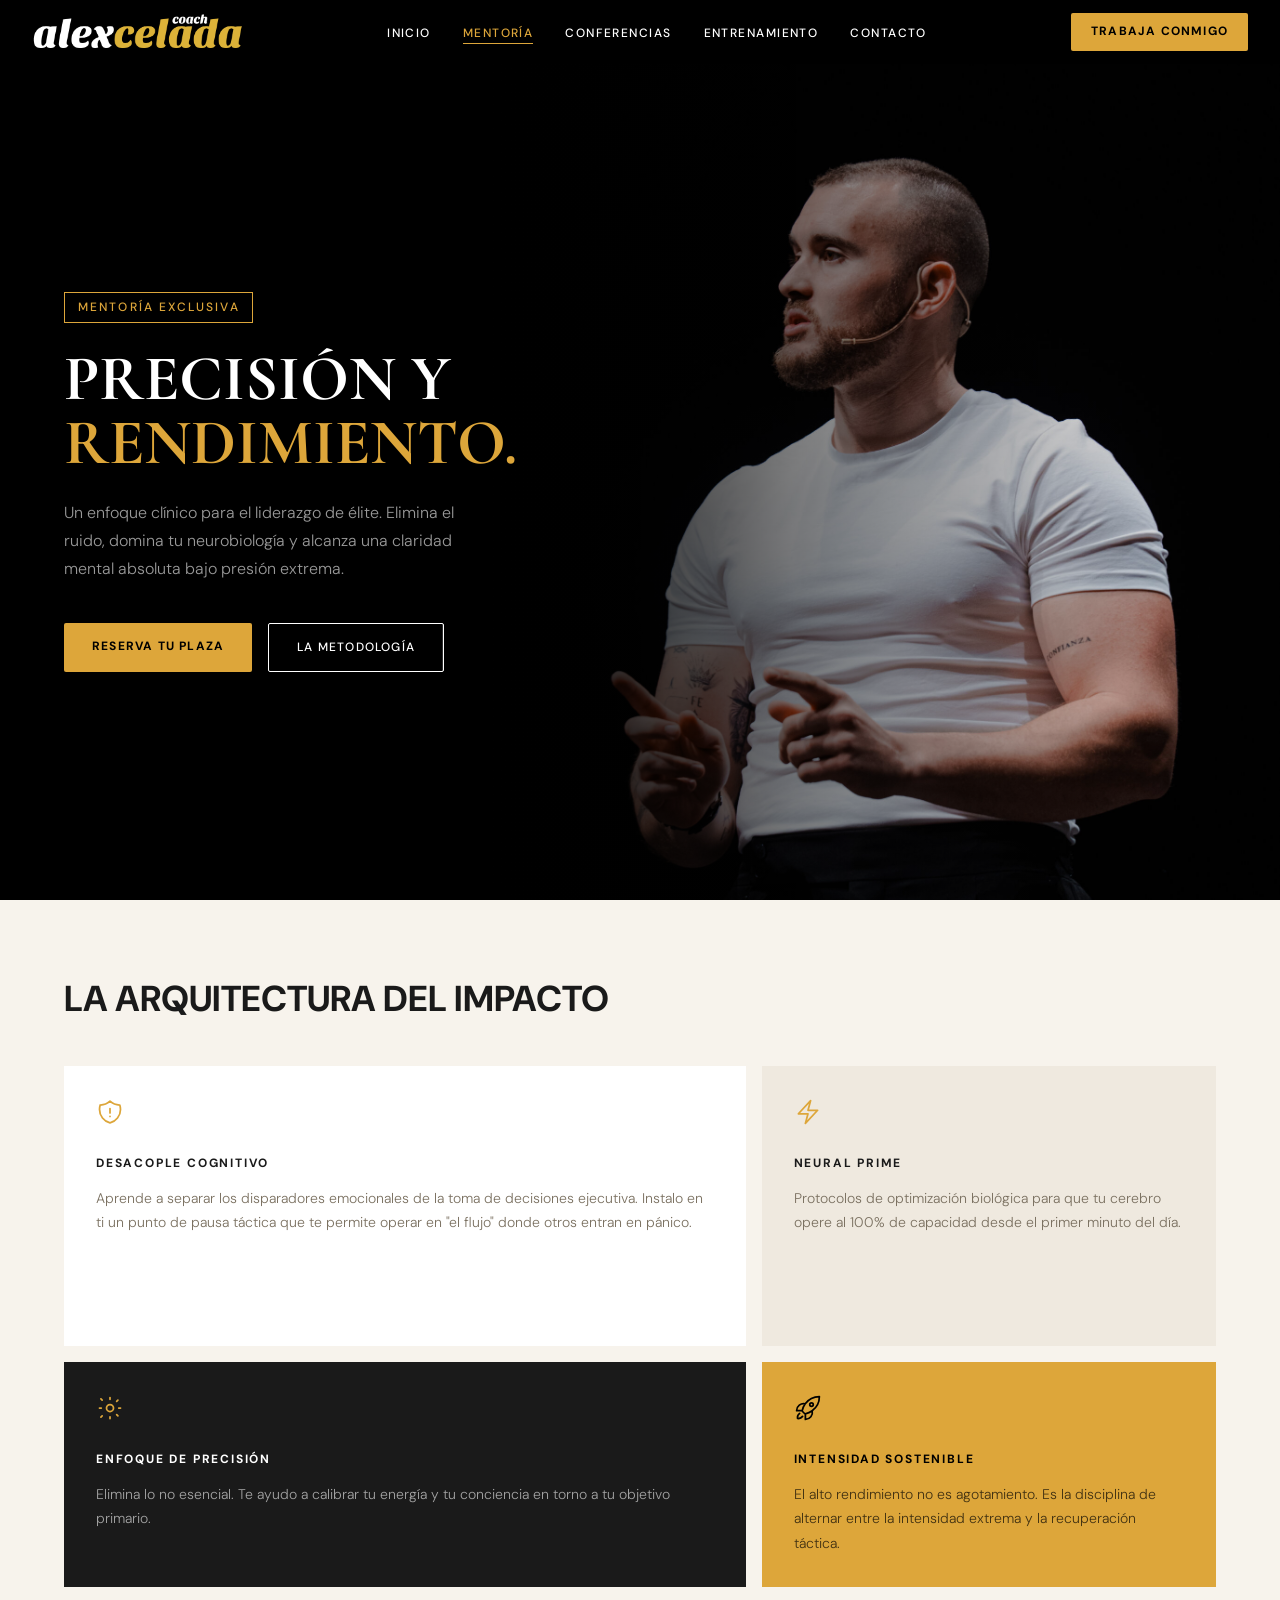
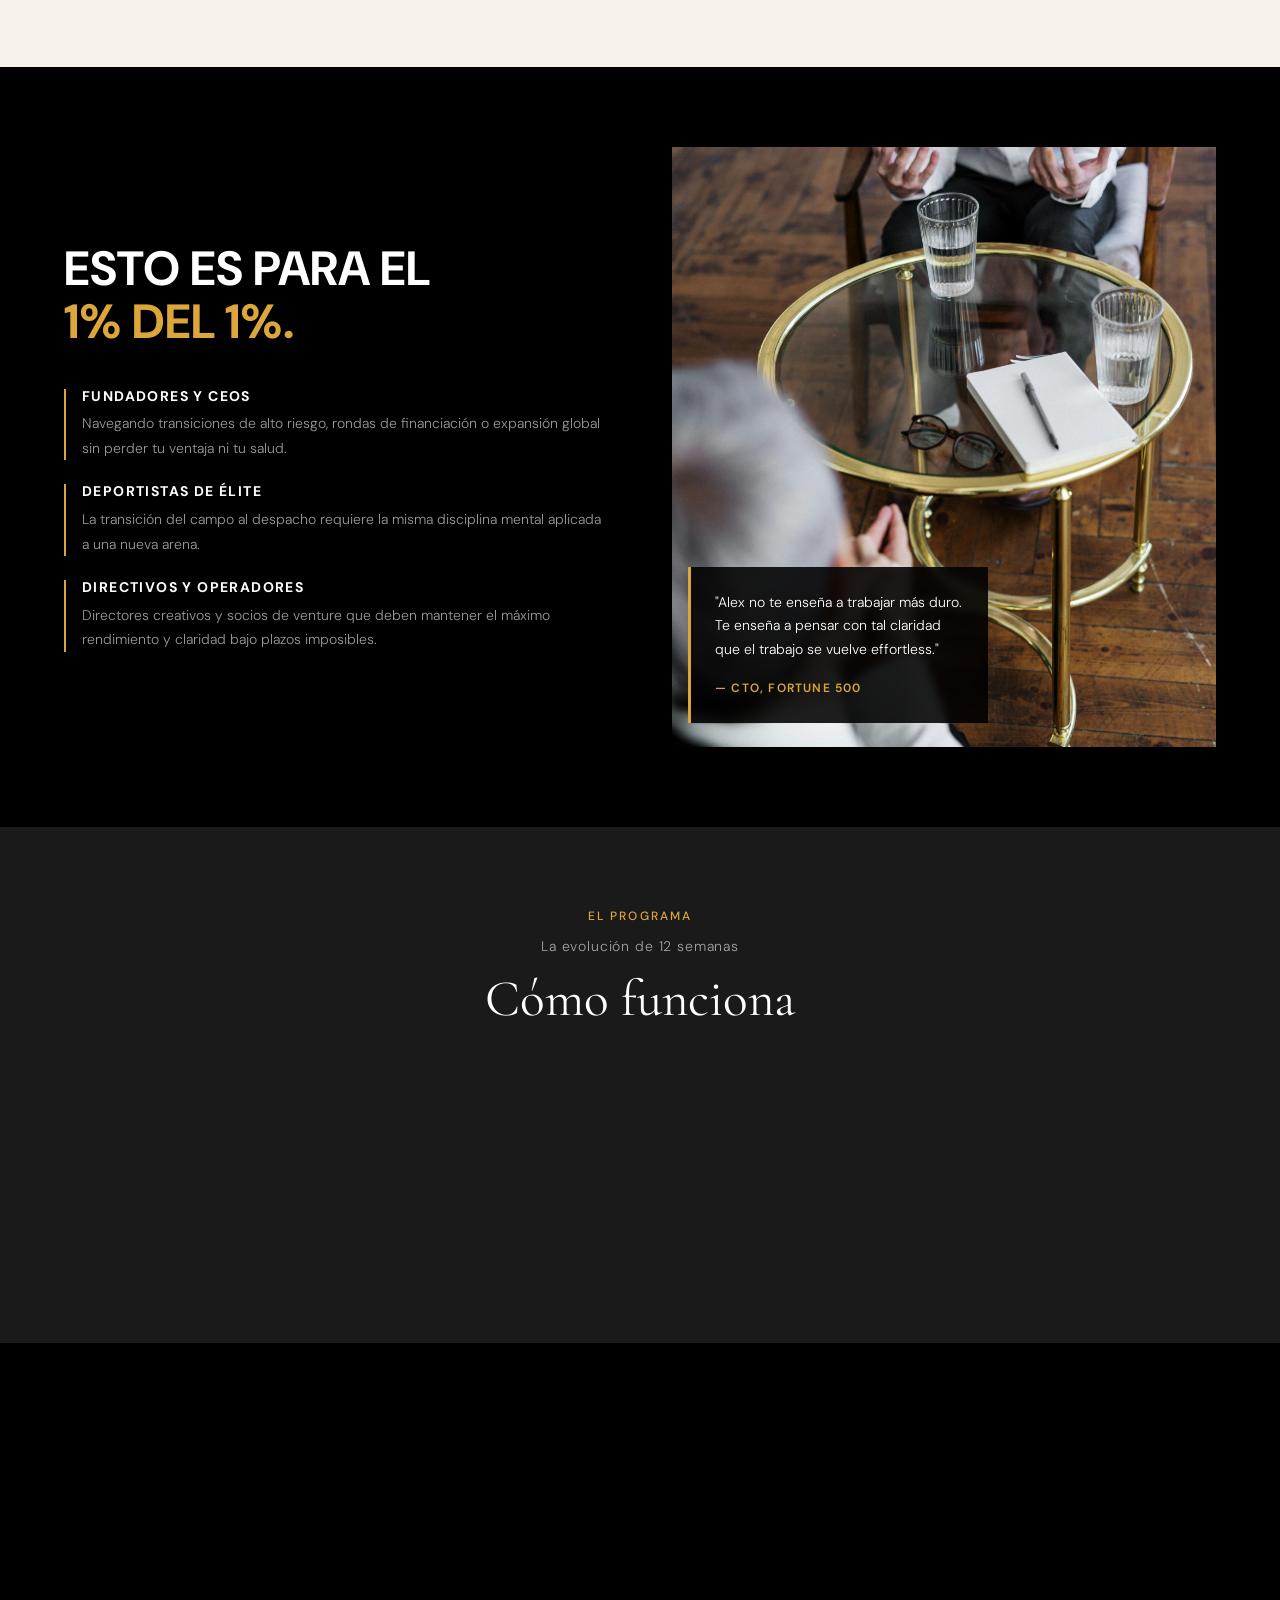
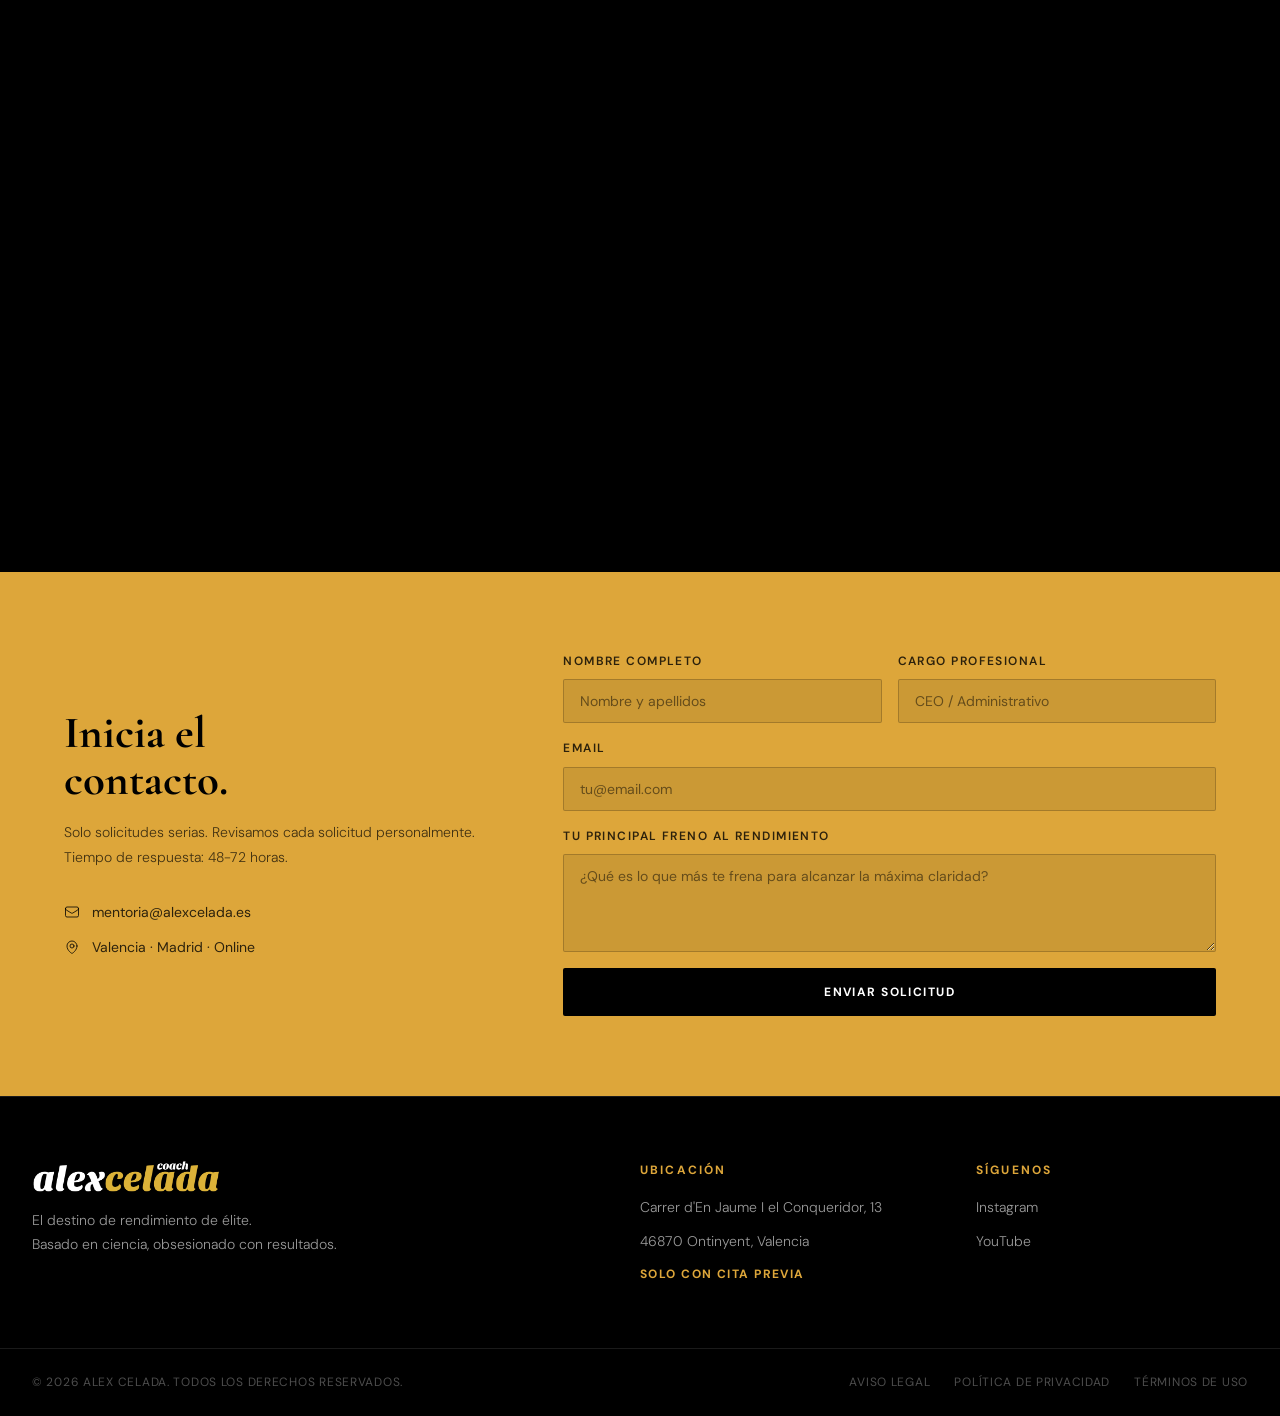
<file: mentoria.html>
﻿<!DOCTYPE html>
<html lang="es">

    <head>

        <title>Alex Celada — Mentoría Personal</title>

        <!-- SEO -->
        <meta charset="UTF-8">
        <meta name="viewport" content="width=device-width, initial-scale=1.0">
        <meta name="author" content="Alex Celada">
        <meta name="description" content="Mentoría personal de precisión con Alex Celada. Para fundadores, CEOs y directivos que exigen lo mejor de sí mismos. Desbloquea tu máximo rendimiento.">
        <meta name="keywords" content="mentoría personal, coaching ejecutivo, liderazgo de élite, coach de vida, mentoría online, alto rendimiento, Alex Celada">
        <meta name="theme-color" content="#DDA63A">
        <meta name="robots" content="index, follow">

        <!-- Open Graph -->
        <meta property="og:type" content="website">
        <meta property="og:locale" content="es_ES">
        <meta property="og:title" content="Alex Celada — Mentoría Personal">
        <meta property="og:description" content="Mentoría personal de precisión con Alex Celada. Para fundadores, CEOs y directivos que exigen lo mejor de sí mismos. Desbloquea tu máximo rendimiento.">
        <meta property="og:url" content="https://alexcelada.es/mentoria.html">
        <meta property="og:site_name" content="Alex Celada">
        <meta property="og:image" content="https://alexcelada.es/assets/og/og-mentoria.jpg">

        <!-- X Cards -->
        <meta name="twitter:card" content="summary_large_image">
        <meta name="twitter:title" content="Alex Celada — Mentoría Personal">
        <meta name="twitter:description" content="Mentoría personal de precisión con Alex Celada. Para fundadores, CEOs y directivos que exigen lo mejor de sí mismos. Desbloquea tu máximo rendimiento.">
        <meta name="twitter:image" content="https://alexcelada.es/assets/og/og-mentoria.jpg">

        <!-- Privacidad -->
        <meta name="referrer" content="strict-origin-when-cross-origin">

        <!-- Favicon -->
        <link rel="icon" type="image/png" href="assets/images/favicon.png">
        <link rel="canonical" href="https://alexcelada.es/mentoria.html">

        <!-- Google Fonts -->
        <link rel="preconnect" href="https://fonts.googleapis.com">
        <link rel="preconnect" href="https://fonts.gstatic.com" crossorigin>
        <link href="https://fonts.googleapis.com/css2?family=Cormorant+Garamond:ital,wght@0,300;0,400;0,600;0,700;1,300;1,400&family=DM+Sans:wght@300;400;500;700&display=swap" rel="stylesheet">

        <!-- CSS -->
        <link rel="stylesheet" href="css/main.css">
        <link rel="stylesheet" href="css/components.css">
        <link rel="stylesheet" href="css/pages/mentoria.css">

    </head>

    <body>

        <header>
            <nav class="nav" id="nav">

                <a href="index.html" class="nav__logo">
                    <img src="assets/images/logo.png" alt="alexcelada · coach">
                </a>

                <ul class="nav__links" id="nav__menu">
                    <li><a href="index.html" class="nav__link">Inicio</a></li>
                    <li><a href="mentoria.html" class="nav__link nav__link--active">Mentoría</a></li>
                    <li><a href="conferencias.html" class="nav__link">Conferencias</a></li>
                    <li><a href="gimnasio.html" class="nav__link">Entrenamiento</a></li>
                    <li><a href="contacto.html" class="nav__link">Contacto</a></li>
                    <li class="nav__cta-item"><a href="contacto.html" class="btn-primary">Trabaja conmigo</a></li>
                </ul>

                <a href="contacto.html" class="btn-primary nav__cta">Trabaja conmigo</a>

                <button class="nav__toggle" aria-label="Abrir menú" aria-expanded="false" aria-controls="nav__menu">
                    <span class="nav__toggle-bar"></span>
                    <span class="nav__toggle-bar"></span>
                    <span class="nav__toggle-bar"></span>
                </button>

            </nav>
        </header>


        <main>

            <!-- HERO -->
            <section class="hero" id="hero">

                <img class="hero__image" src="assets/images/alex/hero.jpg" alt="Alex Celada — Mentoría" fetchpriority="high">
                <div class="hero__overlay"></div>

                <div class="hero__content">
                    <span class="hero__badge">Mentoría Exclusiva</span>
                    <h1 class="hero__title">Precisión y<br><span>rendimiento.</span></h1>
                    <p class="hero__subtitle">Un enfoque clínico para el liderazgo de élite. Elimina el ruido, domina tu neurobiología y alcanza una claridad mental absoluta bajo presión extrema.</p>
                    <div class="hero__actions">
                        <a href="#contact-form" class="btn-primary">Reserva tu plaza</a>
                        <a href="#methodology" class="btn-secondary">La metodología</a>
                    </div>
                </div>

                <div class="hero__scroll-indicator" aria-hidden="true">
                    <svg xmlns="http://www.w3.org/2000/svg" fill="none" viewBox="0 0 24 24" stroke="currentColor" stroke-width="1.5">
                        <path stroke-linecap="round" stroke-linejoin="round" d="M19 9l-7 7-7-7" />
                    </svg>
                </div>

            </section>

            <!-- METODOLOGÍA (BENTO GRID) -->
            <section class="methodology" id="methodology">

                <h2 class="methodology__title reveal">La arquitectura del impacto</h2>

                <div class="methodology__grid">

                    <article class="bento-card bento-card--light bento-card--large reveal reveal--delay-1">
                        <svg class="bento-card__icon" xmlns="http://www.w3.org/2000/svg" fill="none" viewBox="0 0 24 24" stroke="currentColor" stroke-width="1.5">
                            <path stroke-linecap="round" stroke-linejoin="round" d="M12 9v3.75m0-10.036A11.959 11.959 0 013.598 6 11.99 11.99 0 003 9.75c0 5.592 3.824 10.29 9 11.622 5.176-1.332 9-6.03 9-11.622 0-1.31-.21-2.57-.598-3.75h-.152c-3.196 0-6.1-1.249-8.25-3.286zm0 13.036h.008v.008H12v-.008z" />
                        </svg>
                        <h3 class="bento-card__title">Desacople cognitivo</h3>
                        <p class="bento-card__text">Aprende a separar los disparadores emocionales de la toma de decisiones ejecutiva. Instalo en ti un punto de pausa táctica que te permite operar en "el flujo" donde otros entran en pánico.</p>
                    </article>

                    <article class="bento-card bento-card--muted reveal reveal--delay-2">
                        <svg class="bento-card__icon" xmlns="http://www.w3.org/2000/svg" fill="none" viewBox="0 0 24 24" stroke="currentColor" stroke-width="1.5">
                            <path stroke-linecap="round" stroke-linejoin="round" d="M3.75 13.5l10.5-11.25L12 10.5h8.25L9.75 21.75 12 13.5H3.75z" />
                        </svg>
                        <h3 class="bento-card__title">Neural prime</h3>
                        <p class="bento-card__text">Protocolos de optimización biológica para que tu cerebro opere al 100% de capacidad desde el primer minuto del día.</p>
                    </article>

                    <article class="bento-card bento-card--dark reveal reveal--delay-3">
                        <svg class="bento-card__icon" xmlns="http://www.w3.org/2000/svg" fill="none" viewBox="0 0 24 24" stroke="currentColor" stroke-width="1.5">
                            <circle cx="12" cy="12" r="3" /><path stroke-linecap="round" stroke-linejoin="round" d="M12 3v1.5M12 19.5V21M4.219 4.219l1.061 1.061M17.72 17.72l1.06 1.06M3 12h1.5M19.5 12H21M4.219 19.781l1.061-1.06M17.72 6.28l1.06-1.061" />
                        </svg>
                        <h3 class="bento-card__title">Enfoque de precisión</h3>
                        <p class="bento-card__text">Elimina lo no esencial. Te ayudo a calibrar tu energía y tu conciencia en torno a tu objetivo primario.</p>
                    </article>

                    <article class="bento-card bento-card--gold reveal reveal--delay-4">
                        <svg class="bento-card__icon" xmlns="http://www.w3.org/2000/svg" fill="none" viewBox="0 0 24 24" stroke="currentColor" stroke-width="1.5">
                            <path stroke-linecap="round" stroke-linejoin="round" d="M15.59 14.37a6 6 0 01-5.84 7.38v-4.8m5.84-2.58a14.98 14.98 0 006.16-12.12A14.98 14.98 0 009.631 8.41m5.96 5.96a14.926 14.926 0 01-5.841 2.58m-.119-8.54a6 6 0 00-7.381 5.84h4.8m2.581-5.84a14.927 14.927 0 00-2.58 5.84m2.699 2.7c-.103.021-.207.041-.311.06a15.09 15.09 0 01-2.448-2.448 14.9 14.9 0 01.06-.312m-2.24 2.39a4.493 4.493 0 00-1.757 4.306 4.493 4.493 0 004.306-1.758M16.5 9a1.5 1.5 0 11-3 0 1.5 1.5 0 013 0z" />
                        </svg>
                        <h3 class="bento-card__title">Intensidad sostenible</h3>
                        <p class="bento-card__text">El alto rendimiento no es agotamiento. Es la disciplina de alternar entre la intensidad extrema y la recuperación táctica.</p>
                    </article>

                </div>

            </section>

            <!-- PARA QUIÉN ES -->
            <section class="for-who" id="for-who">

                <div class="for-who__content reveal">
                    <h2 class="for-who__title">Esto es para el<br><span>1% del 1%.</span></h2>

                    <ul class="for-who__list">
                        <li class="for-who__item">
                            <h3 class="for-who__item-title">Fundadores y CEOs</h3>
                            <p class="for-who__item-text">Navegando transiciones de alto riesgo, rondas de financiación o expansión global sin perder tu ventaja ni tu salud.</p>
                        </li>
                        <li class="for-who__item">
                            <h3 class="for-who__item-title">Deportistas de élite</h3>
                            <p class="for-who__item-text">La transición del campo al despacho requiere la misma disciplina mental aplicada a una nueva arena.</p>
                        </li>
                        <li class="for-who__item">
                            <h3 class="for-who__item-title">Directivos y operadores</h3>
                            <p class="for-who__item-text">Directores creativos y socios de venture que deben mantener el máximo rendimiento y claridad bajo plazos imposibles.</p>
                        </li>
                    </ul>
                </div>

                <div class="for-who__visual reveal reveal--delay-2">
                    <img class="for-who__image" src="assets/images/alex/mentoria-premium.jpg" alt="Reunión de alto rendimiento" loading="lazy">
                    <blockquote class="for-who__quote">
                        <p>"Alex no te enseña a trabajar más duro. Te enseña a pensar con tal claridad que el trabajo se vuelve effortless."</p>
                        <cite>— CTO, Fortune 500</cite>
                    </blockquote>
                </div>

            </section>

            <!-- MÓDULOS / CÓMO FUNCIONA -->
            <section class="modules" id="modules">

                <p class="modules__label reveal">El programa</p>
                <p class="modules__subtitle reveal reveal--delay-1">La evolución de 12 semanas</p>
                <h2 class="modules__title reveal reveal--delay-2">Cómo funciona</h2>

                <ol class="modules__steps">

                    <li class="modules__step reveal reveal--delay-1">
                        <span class="modules__step-number">01</span>
                        <h3 class="modules__step-title">Sesión de prueba</h3>
                        <p class="modules__step-text">30 minutos gratuitos. Hablamos de tu situación y vemos si encajamos. Sin compromiso.</p>
                    </li>

                    <li class="modules__step reveal reveal--delay-2">
                        <span class="modules__step-number">02</span>
                        <h3 class="modules__step-title">Diagnóstico honesto</h3>
                        <p class="modules__step-text">Alex identifica los bloqueos reales, no los síntomas. Es diferente de lo que esperas.</p>
                    </li>

                    <li class="modules__step reveal reveal--delay-3">
                        <span class="modules__step-number">03</span>
                        <h3 class="modules__step-title">Plan a tu medida</h3>
                        <p class="modules__step-text">Cada sesión tiene un foco concreto. No hay plantillas. El ritmo lo marcas tú.</p>
                    </li>

                    <li class="modules__step reveal reveal--delay-4">
                        <span class="modules__step-number">04</span>
                        <h3 class="modules__step-title">Acceso continuo</h3>
                        <p class="modules__step-text">WhatsApp y Telegram entre sesiones. No estás solo entre una sesión y la siguiente.</p>
                    </li>

                </ol>

            </section>

            <!-- PRICING -->
            <section class="pricing" id="pricing">

                <h2 class="pricing__title reveal">Elige tu ritmo</h2>
                <p class="pricing__subtitle reveal reveal--delay-1">Todas las modalidades incluyen acceso WhatsApp/Telegram entre sesiones</p>

                <div class="pricing__grid">

                    <article class="pricing-card reveal reveal--delay-1">
                        <p class="pricing-card__frequency">1 sesión/mes</p>
                        <h3 class="pricing-card__name">Esencial</h3>
                        <p class="pricing-card__price"><span>135€</span>/mes</p>
                        <p class="pricing-card__commitment">Compromiso mínimo: 3 meses</p>
                        <p class="pricing-card__desc">Para quienes quieren empezar con un ritmo suave y sostenible. Ideal como punto de entrada.</p>
                        <ul class="pricing-card__features">
                            <li>Sesiones 1 a 1 por videollamada</li>
                            <li>Acceso WhatsApp/Telegram</li>
                            <li>Seguimiento entre sesiones</li>
                            <li>Plan personalizado</li>
                        </ul>
                        <a href="#contact-form" class="pricing-card__cta btn-secondary">Empezar esencial &rarr;</a>
                    </article>

                    <article class="pricing-card pricing-card--featured reveal reveal--delay-2">
                        <span class="pricing-card__badge">Más popular</span>
                        <p class="pricing-card__frequency">2 sesiones/mes</p>
                        <h3 class="pricing-card__name">Avanzado</h3>
                        <p class="pricing-card__price"><span>235€</span>/mes</p>
                        <p class="pricing-card__commitment">Compromiso mínimo: 3 meses</p>
                        <p class="pricing-card__desc">El equilibrio perfecto entre profundidad y ritmo. Suficiente contacto para generar cambios reales.</p>
                        <ul class="pricing-card__features">
                            <li>Sesiones 1 a 1 por videollamada</li>
                            <li>Acceso WhatsApp/Telegram</li>
                            <li>Seguimiento semanal</li>
                            <li>Plan personalizado</li>
                        </ul>
                        <a href="#contact-form" class="pricing-card__cta btn-primary">Empezar avanzado &rarr;</a>
                    </article>

                    <article class="pricing-card reveal reveal--delay-3">
                        <p class="pricing-card__frequency">1 sesión/semana</p>
                        <h3 class="pricing-card__name">Intensivo</h3>
                        <p class="pricing-card__price"><span>395€</span>/mes</p>
                        <p class="pricing-card__commitment">Compromiso mínimo: 3 meses</p>
                        <p class="pricing-card__desc">Para quienes necesitan acelerar. Resultados visibles en semanas, no en meses.</p>
                        <ul class="pricing-card__features">
                            <li>Sesiones 1 a 1 por videollamada</li>
                            <li>Acceso WhatsApp/Telegram</li>
                            <li>Seguimiento entre sesiones</li>
                            <li>Plan personalizado</li>
                        </ul>
                        <a href="#contact-form" class="pricing-card__cta btn-secondary">Empezar intensivo &rarr;</a>
                    </article>

                </div>

            </section>

            <!-- FORMULARIO -->
            <section class="contact-form" id="contact-form">

                <div class="contact-form__info">
                    <h2 class="contact-form__title">Inicia el <br>contacto.</h2>
                    <p class="contact-form__desc">Solo solicitudes serias. Revisamos cada solicitud personalmente. Tiempo de respuesta: 48-72 horas.</p>
                    <ul class="contact-form__meta">
                        <li>
                            <svg xmlns="http://www.w3.org/2000/svg" fill="none" viewBox="0 0 24 24" stroke="currentColor" stroke-width="1.5"><path stroke-linecap="round" stroke-linejoin="round" d="M21.75 6.75v10.5a2.25 2.25 0 01-2.25 2.25h-15a2.25 2.25 0 01-2.25-2.25V6.75m19.5 0A2.25 2.25 0 0019.5 4.5h-15a2.25 2.25 0 00-2.25 2.25m19.5 0v.243a2.25 2.25 0 01-1.07 1.916l-7.5 4.615a2.25 2.25 0 01-2.36 0L3.32 8.91a2.25 2.25 0 01-1.07-1.916V6.75" /></svg>
                            mentoria@alexcelada.es
                        </li>
                        <li>
                            <svg xmlns="http://www.w3.org/2000/svg" fill="none" viewBox="0 0 24 24" stroke="currentColor" stroke-width="1.5"><path stroke-linecap="round" stroke-linejoin="round" d="M15 10.5a3 3 0 11-6 0 3 3 0 016 0z" /><path stroke-linecap="round" stroke-linejoin="round" d="M19.5 10.5c0 7.142-7.5 11.25-7.5 11.25S4.5 17.642 4.5 10.5a7.5 7.5 0 1115 0z" /></svg>
                            Valencia · Madrid · Online
                        </li>
                    </ul>
                </div>

                <form class="contact-form__form" action="https://api.web3forms.com/submit" method="POST">
                    <input type="hidden" name="access_key" value="[ACCESS_KEY_DE_WEB3FORMS]">
                    <input type="hidden" name="subject" value="Solicitud de mentoría">

                    <div class="contact-form__row">
                        <div class="contact-form__field">
                            <label for="nombre">Nombre completo</label>
                            <input type="text" id="nombre" name="name" placeholder="Nombre y apellidos" required>
                        </div>
                        <div class="contact-form__field">
                            <label for="cargo">Cargo profesional</label>
                            <input type="text" id="cargo" name="title" placeholder="CEO / Administrativo">
                        </div>
                    </div>

                    <div class="contact-form__field">
                        <label for="email">Email</label>
                        <input type="email" id="email" name="email" placeholder="tu@email.com" required>
                    </div>

                    <div class="contact-form__field">
                        <label for="freno">Tu principal freno al rendimiento</label>
                        <textarea id="freno" name="message" placeholder="¿Qué es lo que más te frena para alcanzar la máxima claridad?" rows="4" required></textarea>
                    </div>

                    <button type="submit" class="btn-primary contact-form__submit">Enviar solicitud</button>
                </form>

            </section>

        </main>


        <!-- FOOTER -->
        <footer class="footer" id="footer">

            <div class="footer__main">

                <div class="footer__brand">
                    <a href="index.html" class="footer__logo">
                        <img src="assets/images/logo.png" alt="alexcelada · coach">
                    </a>
                    <p class="footer__tagline">El destino de rendimiento de élite.<br>Basado en ciencia, obsesionado con resultados.</p>
                </div>

                <div class="footer__col">
                    <p class="footer__col-title">Ubicación</p>
                    <p class="footer__col-text">Carrer d'En Jaume I el Conqueridor, 13</p>
                    <p class="footer__col-text">46870 Ontinyent, Valencia</p>
                    <p class="footer__col-highlight">Solo con cita previa</p>
                </div>

                <div class="footer__col">
                    <p class="footer__col-title">Síguenos</p>
                    <a href="#" class="footer__col-link">Instagram</a>
                    <a href="#" class="footer__col-link">YouTube</a>
                </div>

            </div>

            <div class="footer__bottom">
                <p class="footer__copy">© 2026 Alex Celada. Todos los derechos reservados.</p>
                <nav class="footer__legal" aria-label="Links legales">
                    <a href="aviso-legal.html" class="footer__legal-link">Aviso legal</a>
                    <a href="privacidad.html" class="footer__legal-link">Política de privacidad</a>
                    <a href="terminos.html" class="footer__legal-link">Términos de uso</a>
                </nav>
            </div>

        </footer>

        <!-- JS -->
        <script src="js/main.js"></script>
        <script src="js/components/carousel.js"></script>
        <script src="js/scroll-reveal.js"></script>

    </body>

</html>
</file>
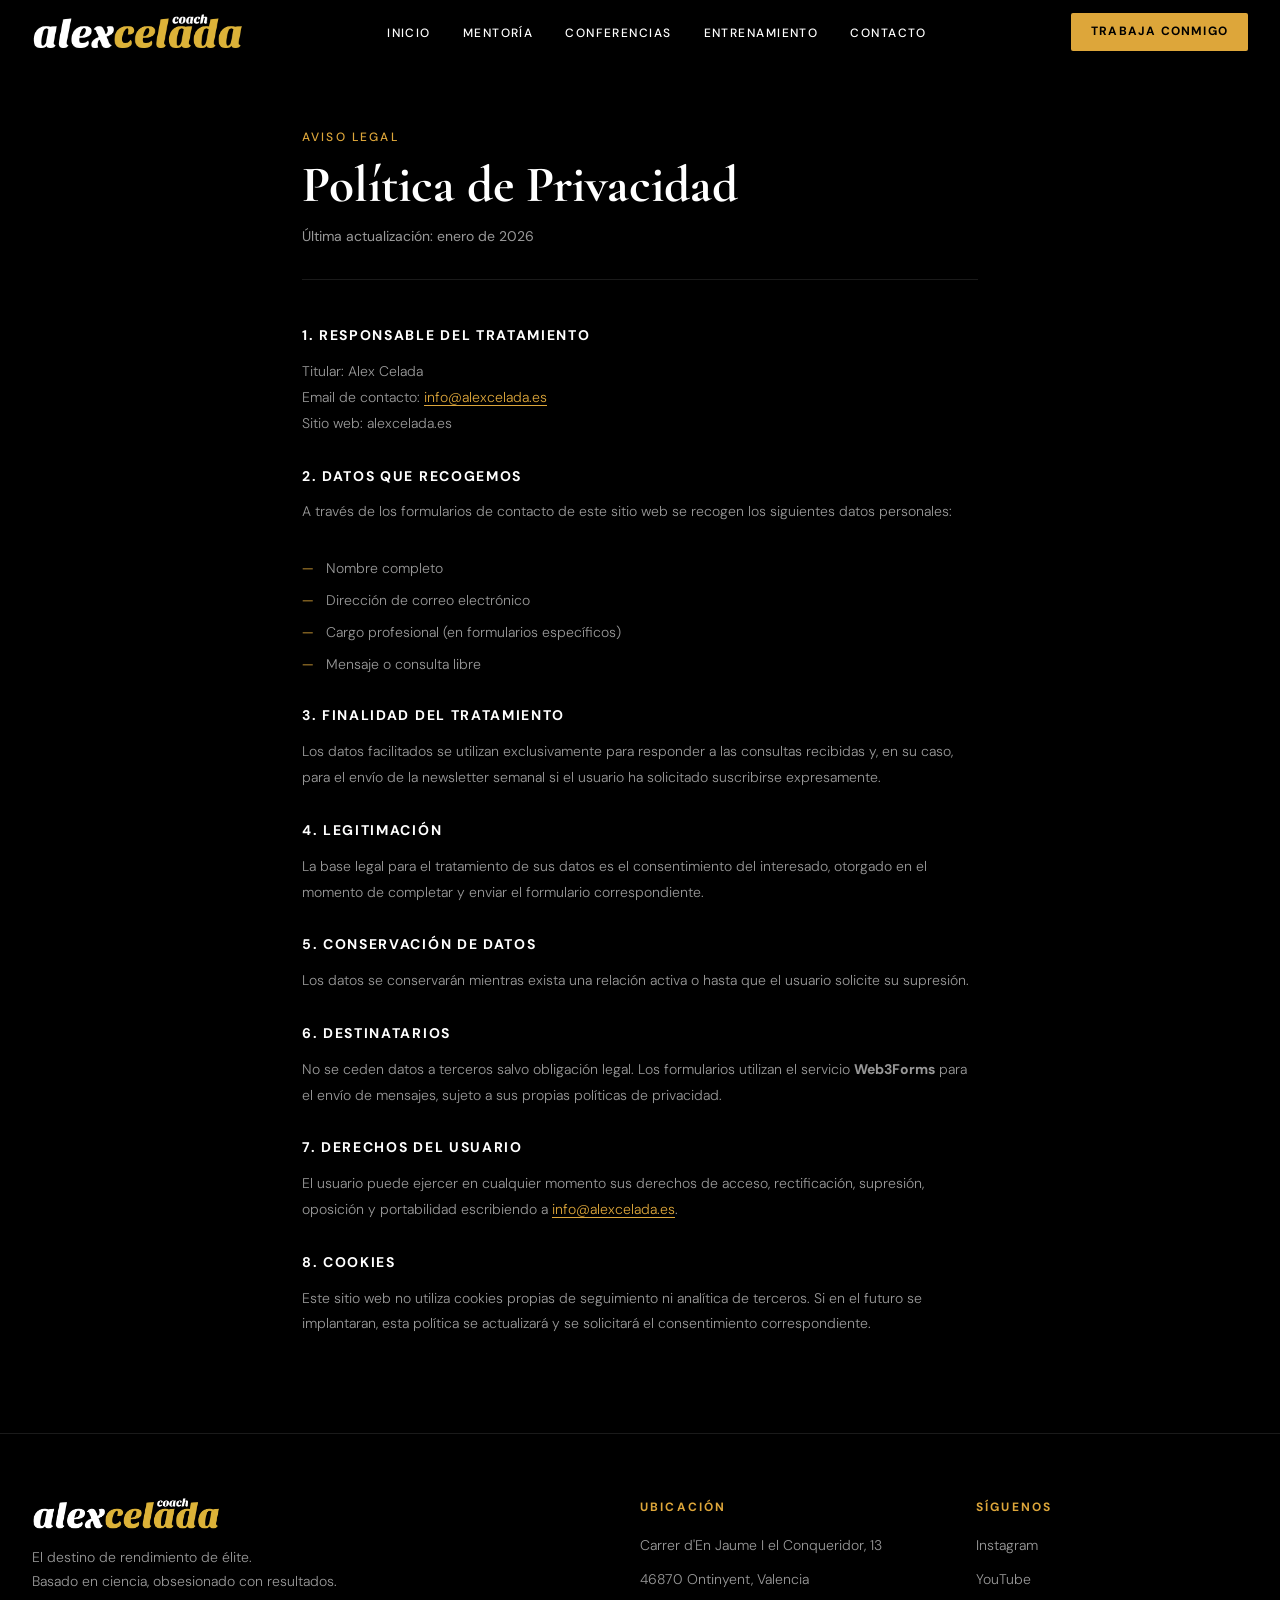
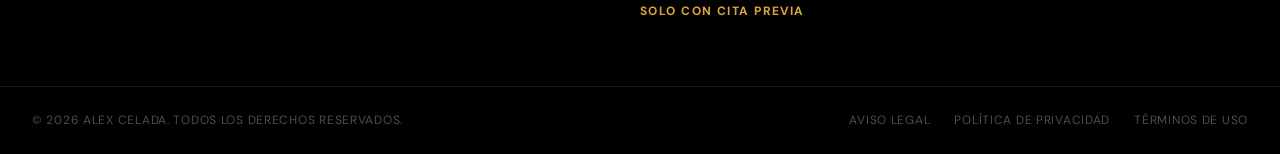
<file: privacidad.html>
<!DOCTYPE html>
<html lang="es">

    <head>

        <title>Alex Celada — Política de Privacidad</title>

        <meta charset="UTF-8">
        <meta name="viewport" content="width=device-width, initial-scale=1.0">
        <meta name="robots" content="noindex, follow">
        <meta name="referrer" content="strict-origin-when-cross-origin">

        <link rel="icon" type="image/png" href="assets/images/favicon.png">
        <link rel="canonical" href="https://alexcelada.es/privacidad.html">

        <link rel="preconnect" href="https://fonts.googleapis.com">
        <link rel="preconnect" href="https://fonts.gstatic.com" crossorigin>
        <link href="https://fonts.googleapis.com/css2?family=Cormorant+Garamond:ital,wght@0,300;0,400;0,600;0,700;1,300;1,400&family=DM+Sans:wght@300;400;500;700&display=swap" rel="stylesheet">

        <link rel="stylesheet" href="css/main.css">
        <link rel="stylesheet" href="css/components.css">
        <link rel="stylesheet" href="css/pages/legal.css">

    </head>

    <body>

        <header>
            <nav class="nav" id="nav">

                <a href="index.html" class="nav__logo">
                    <img src="assets/images/logo.png" alt="alexcelada · coach">
                </a>

                <ul class="nav__links" id="nav__menu">
                    <li><a href="index.html" class="nav__link">Inicio</a></li>
                    <li><a href="mentoria.html" class="nav__link">Mentoría</a></li>
                    <li><a href="conferencias.html" class="nav__link">Conferencias</a></li>
                    <li><a href="gimnasio.html" class="nav__link">Entrenamiento</a></li>
                    <li><a href="contacto.html" class="nav__link">Contacto</a></li>
                    <li class="nav__cta-item"><a href="contacto.html" class="btn-primary">Trabaja conmigo</a></li>
                </ul>

                <a href="contacto.html" class="btn-primary nav__cta">Trabaja conmigo</a>

                <button class="nav__toggle" aria-label="Abrir menú" aria-expanded="false" aria-controls="nav__menu">
                    <span class="nav__toggle-bar"></span>
                    <span class="nav__toggle-bar"></span>
                    <span class="nav__toggle-bar"></span>
                </button>

            </nav>
        </header>


        <main>
            <section class="legal">

                <div class="legal__header">
                    <p class="legal__label">Aviso legal</p>
                    <h1 class="legal__title">Política de Privacidad</h1>
                    <p class="legal__date">Última actualización: enero de 2026</p>
                </div>

                <div class="legal__body">

                    <h2>1. Responsable del tratamiento</h2>
                    <p>Titular: Alex Celada<br>
                    Email de contacto: <a href="mailto:info@alexcelada.es">info@alexcelada.es</a><br>
                    Sitio web: alexcelada.es</p>

                    <h2>2. Datos que recogemos</h2>
                    <p>A través de los formularios de contacto de este sitio web se recogen los siguientes datos personales:</p>
                    <ul>
                        <li>Nombre completo</li>
                        <li>Dirección de correo electrónico</li>
                        <li>Cargo profesional (en formularios específicos)</li>
                        <li>Mensaje o consulta libre</li>
                    </ul>

                    <h2>3. Finalidad del tratamiento</h2>
                    <p>Los datos facilitados se utilizan exclusivamente para responder a las consultas recibidas y, en su caso, para el envío de la newsletter semanal si el usuario ha solicitado suscribirse expresamente.</p>

                    <h2>4. Legitimación</h2>
                    <p>La base legal para el tratamiento de sus datos es el consentimiento del interesado, otorgado en el momento de completar y enviar el formulario correspondiente.</p>

                    <h2>5. Conservación de datos</h2>
                    <p>Los datos se conservarán mientras exista una relación activa o hasta que el usuario solicite su supresión.</p>

                    <h2>6. Destinatarios</h2>
                    <p>No se ceden datos a terceros salvo obligación legal. Los formularios utilizan el servicio <strong>Web3Forms</strong> para el envío de mensajes, sujeto a sus propias políticas de privacidad.</p>

                    <h2>7. Derechos del usuario</h2>
                    <p>El usuario puede ejercer en cualquier momento sus derechos de acceso, rectificación, supresión, oposición y portabilidad escribiendo a <a href="mailto:info@alexcelada.es">info@alexcelada.es</a>.</p>

                    <h2>8. Cookies</h2>
                    <p>Este sitio web no utiliza cookies propias de seguimiento ni analítica de terceros. Si en el futuro se implantaran, esta política se actualizará y se solicitará el consentimiento correspondiente.</p>

                </div>

            </section>
        </main>


        <footer class="footer" id="footer">

            <div class="footer__main">

                <div class="footer__brand">
                    <a href="index.html" class="footer__logo">
                        <img src="assets/images/logo.png" alt="alexcelada · coach">
                    </a>
                    <p class="footer__tagline">El destino de rendimiento de élite.<br>Basado en ciencia, obsesionado con resultados.</p>
                </div>

                <div class="footer__col">
                    <p class="footer__col-title">Ubicación</p>
                    <p class="footer__col-text">Carrer d'En Jaume I el Conqueridor, 13</p>
                    <p class="footer__col-text">46870 Ontinyent, Valencia</p>
                    <p class="footer__col-highlight">Solo con cita previa</p>
                </div>

                <div class="footer__col">
                    <p class="footer__col-title">Síguenos</p>
                    <a href="#" class="footer__col-link">Instagram</a>
                    <a href="#" class="footer__col-link">YouTube</a>
                </div>

            </div>

            <div class="footer__bottom">
                <p class="footer__copy">© 2026 Alex Celada. Todos los derechos reservados.</p>
                <nav class="footer__legal" aria-label="Links legales">
                    <a href="aviso-legal.html" class="footer__legal-link">Aviso legal</a>
                    <a href="privacidad.html" class="footer__legal-link">Política de privacidad</a>
                    <a href="terminos.html" class="footer__legal-link">Términos de uso</a>
                </nav>
            </div>

        </footer>

        <script src="js/main.js"></script>

    </body>

</html>
</file>
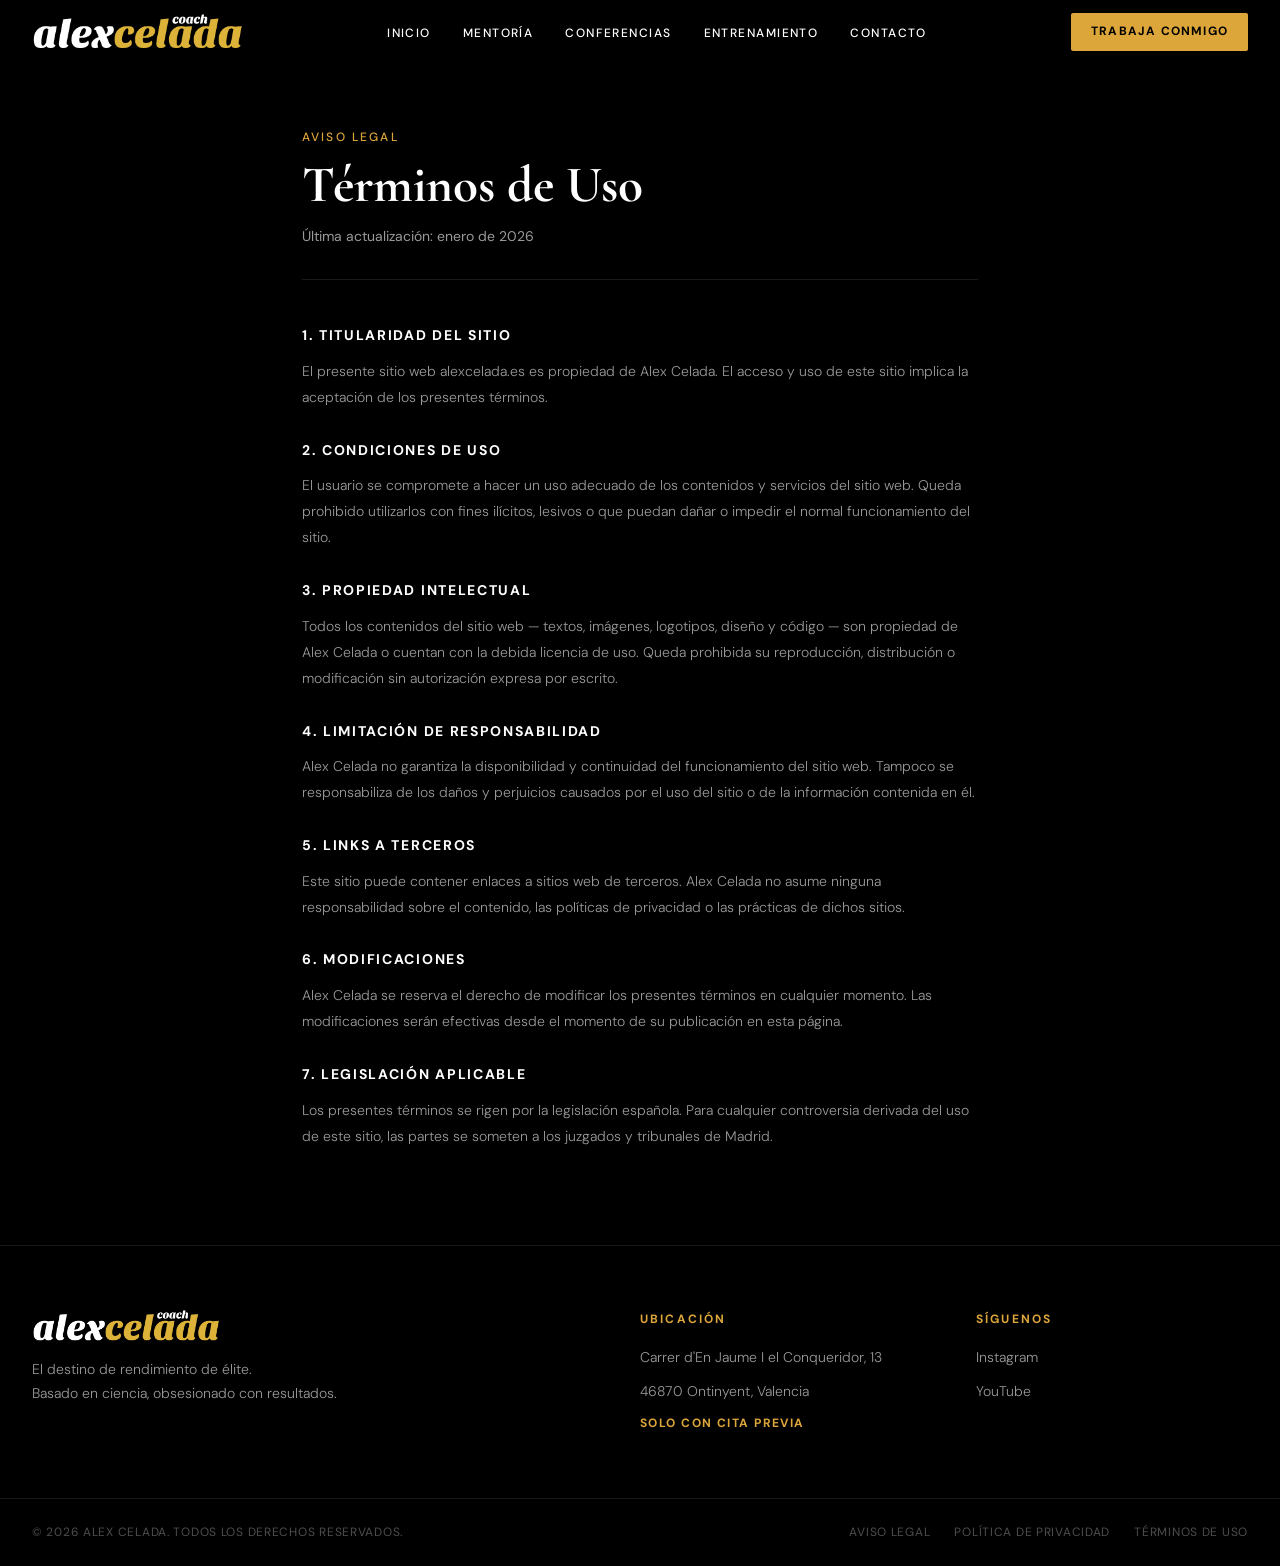
<file: terminos.html>
<!DOCTYPE html>
<html lang="es">

    <head>

        <title>Alex Celada — Términos de Uso</title>

        <meta charset="UTF-8">
        <meta name="viewport" content="width=device-width, initial-scale=1.0">
        <meta name="robots" content="noindex, follow">
        <meta name="referrer" content="strict-origin-when-cross-origin">

        <link rel="icon" type="image/png" href="assets/images/favicon.png">
        <link rel="canonical" href="https://alexcelada.es/terminos.html">

        <link rel="preconnect" href="https://fonts.googleapis.com">
        <link rel="preconnect" href="https://fonts.gstatic.com" crossorigin>
        <link href="https://fonts.googleapis.com/css2?family=Cormorant+Garamond:ital,wght@0,300;0,400;0,600;0,700;1,300;1,400&family=DM+Sans:wght@300;400;500;700&display=swap" rel="stylesheet">

        <link rel="stylesheet" href="css/main.css">
        <link rel="stylesheet" href="css/components.css">
        <link rel="stylesheet" href="css/pages/legal.css">

    </head>

    <body>

        <header>
            <nav class="nav" id="nav">

                <a href="index.html" class="nav__logo">
                    <img src="assets/images/logo.png" alt="alexcelada · coach">
                </a>

                <ul class="nav__links" id="nav__menu">
                    <li><a href="index.html" class="nav__link">Inicio</a></li>
                    <li><a href="mentoria.html" class="nav__link">Mentoría</a></li>
                    <li><a href="conferencias.html" class="nav__link">Conferencias</a></li>
                    <li><a href="gimnasio.html" class="nav__link">Entrenamiento</a></li>
                    <li><a href="contacto.html" class="nav__link">Contacto</a></li>
                    <li class="nav__cta-item"><a href="contacto.html" class="btn-primary">Trabaja conmigo</a></li>
                </ul>

                <a href="contacto.html" class="btn-primary nav__cta">Trabaja conmigo</a>

                <button class="nav__toggle" aria-label="Abrir menú" aria-expanded="false" aria-controls="nav__menu">
                    <span class="nav__toggle-bar"></span>
                    <span class="nav__toggle-bar"></span>
                    <span class="nav__toggle-bar"></span>
                </button>

            </nav>
        </header>


        <main>
            <section class="legal">

                <div class="legal__header">
                    <p class="legal__label">Aviso legal</p>
                    <h1 class="legal__title">Términos de Uso</h1>
                    <p class="legal__date">Última actualización: enero de 2026</p>
                </div>

                <div class="legal__body">

                    <h2>1. Titularidad del sitio</h2>
                    <p>El presente sitio web alexcelada.es es propiedad de Alex Celada. El acceso y uso de este sitio implica la aceptación de los presentes términos.</p>

                    <h2>2. Condiciones de uso</h2>
                    <p>El usuario se compromete a hacer un uso adecuado de los contenidos y servicios del sitio web. Queda prohibido utilizarlos con fines ilícitos, lesivos o que puedan dañar o impedir el normal funcionamiento del sitio.</p>

                    <h2>3. Propiedad intelectual</h2>
                    <p>Todos los contenidos del sitio web — textos, imágenes, logotipos, diseño y código — son propiedad de Alex Celada o cuentan con la debida licencia de uso. Queda prohibida su reproducción, distribución o modificación sin autorización expresa por escrito.</p>

                    <h2>4. Limitación de responsabilidad</h2>
                    <p>Alex Celada no garantiza la disponibilidad y continuidad del funcionamiento del sitio web. Tampoco se responsabiliza de los daños y perjuicios causados por el uso del sitio o de la información contenida en él.</p>

                    <h2>5. Links a terceros</h2>
                    <p>Este sitio puede contener enlaces a sitios web de terceros. Alex Celada no asume ninguna responsabilidad sobre el contenido, las políticas de privacidad o las prácticas de dichos sitios.</p>

                    <h2>6. Modificaciones</h2>
                    <p>Alex Celada se reserva el derecho de modificar los presentes términos en cualquier momento. Las modificaciones serán efectivas desde el momento de su publicación en esta página.</p>

                    <h2>7. Legislación aplicable</h2>
                    <p>Los presentes términos se rigen por la legislación española. Para cualquier controversia derivada del uso de este sitio, las partes se someten a los juzgados y tribunales de Madrid.</p>

                </div>

            </section>
        </main>


        <footer class="footer" id="footer">

            <div class="footer__main">

                <div class="footer__brand">
                    <a href="index.html" class="footer__logo">
                        <img src="assets/images/logo.png" alt="alexcelada · coach">
                    </a>
                    <p class="footer__tagline">El destino de rendimiento de élite.<br>Basado en ciencia, obsesionado con resultados.</p>
                </div>

                <div class="footer__col">
                    <p class="footer__col-title">Ubicación</p>
                    <p class="footer__col-text">Carrer d'En Jaume I el Conqueridor, 13</p>
                    <p class="footer__col-text">46870 Ontinyent, Valencia</p>
                    <p class="footer__col-highlight">Solo con cita previa</p>
                </div>

                <div class="footer__col">
                    <p class="footer__col-title">Síguenos</p>
                    <a href="#" class="footer__col-link">Instagram</a>
                    <a href="#" class="footer__col-link">YouTube</a>
                </div>

            </div>

            <div class="footer__bottom">
                <p class="footer__copy">© 2026 Alex Celada. Todos los derechos reservados.</p>
                <nav class="footer__legal" aria-label="Links legales">
                    <a href="aviso-legal.html" class="footer__legal-link">Aviso legal</a>
                    <a href="privacidad.html" class="footer__legal-link">Política de privacidad</a>
                    <a href="terminos.html" class="footer__legal-link">Términos de uso</a>
                </nav>
            </div>

        </footer>

        <script src="js/main.js"></script>

    </body>

</html>
</file>
<file: css/main.css>
/* ============================================================
   VARIABLES
   ============================================================ */

:root {

  /* --- Colores de marca --- */
  --gold:         #DDA63A;
  --gold-light:   #E8BE6A;
  --gold-dark:    #B8861E;

  /* --- Neutros --- */
  --black:        #000000;
  --off-black:    #1A1A1A;
  --dark-card:    #111111;
  --white:        #FFFFFF;
  --beige:        #F7F3EC;
  --beige-soft:   #EFE9DF;
  --border:       #DDD5C5;
  --border-dark:  rgba(255, 255, 255, 0.1); /* rgba para que funcione sobre cualquier fondo oscuro */

  /* --- Texto --- */
  --text:         #1A1A1A;
  --text-muted:   #7A7060;
  --text-on-dark: rgba(255, 255, 255, 0.6);

  /* --- Estado --- */
  --success:      #5C7A4E;
  --warning:      #B87333;

  /* --- Tipografía --- */
  --font-heading: 'Cormorant Garamond', Georgia, serif; /* solo para momentos editoriales, no todos los headings */
  --font-body:    'DM Sans', system-ui, sans-serif;

  /* --- Escala tipográfica --- */
  --text-xs:   0.75rem;
  --text-sm:   0.875rem;
  --text-base: 1rem;
  --text-lg:   1.125rem;
  --text-xl:   1.25rem;
  --text-2xl:  1.5rem;
  --text-3xl:  1.875rem;
  --text-4xl:  2.25rem;
  --text-5xl:  3rem;
  --text-6xl:  3.75rem;
  --text-7xl:  4.5rem;

  /* --- Espaciado --- */
  --space-1:  0.25rem;
  --space-2:  0.5rem;
  --space-3:  0.75rem;
  --space-4:  1rem;
  --space-6:  1.5rem;
  --space-8:  2rem;
  --space-10: 2.5rem;
  --space-12: 3rem;
  --space-16: 4rem;
  --space-20: 5rem;
  --space-24: 6rem;
  --space-32: 8rem;

  --nav-height: 64px; /* referenciado en hero padding-top y en el menú móvil desplegable */
}


/* ============================================================
   RESET
   ============================================================ */

*, *::before, *::after {
  box-sizing: border-box;
  margin: 0;
  padding: 0;
}

html {
  scroll-behavior: smooth;
  font-size: 16px;
}

body {
  font-family: var(--font-body);
  font-size: var(--text-base);
  color: var(--white);
  background-color: var(--black); /* dark-first: las secciones claras sobreescriben con .section--light */
  line-height: 1.6;
  -webkit-font-smoothing: antialiased; /* mejora el renderizado de texto claro sobre fondo oscuro */
  scrollbar-color: var(--gold) var(--off-black); /* Firefox */
}

/* Chrome / Edge / Safari */
::-webkit-scrollbar { width: 6px; }
::-webkit-scrollbar-track { background: var(--off-black); }
::-webkit-scrollbar-thumb { background: var(--gold); border-radius: 3px; }
::-webkit-scrollbar-thumb:hover { background: var(--gold-light); }

img {
  max-width: 100%;
  display: block; /* elimina el espacio en blanco que los navegadores añaden bajo imágenes inline */
}

a {
  text-decoration: none;
  color: inherit;
}

ul, ol {
  list-style: none;
}

button {
  font-family: inherit; /* los navegadores no heredan la fuente del body en botones por defecto */
  cursor: pointer;
}

h1, h2, h3, h4, h5, h6 {
  font-family: var(--font-heading);
  line-height: 1.05;
  font-weight: 700;
}

/* ============================================================
   UTILIDADES
   ============================================================ */

/* Supratítulo dorado en mayúsculas — patrón repetido en todas las secciones del sitio */
.label-upper {
  font-family: var(--font-body);
  font-size: var(--text-xs);
  font-weight: 500;
  letter-spacing: 0.18em;
  text-transform: uppercase;
  color: var(--gold);
}

/* Sobreescriben el color de texto del body (dark-first) en secciones con fondo claro */
.section--light      { color: var(--text); background-color: var(--beige);      }
.section--light-soft { color: var(--text); background-color: var(--beige-soft); }
.section--white      { color: var(--text); background-color: var(--white);      }


/* ============================================================
   SCROLL REVEAL
   ============================================================ */

.reveal {
  opacity: 0;
  transform: translateY(28px);
  transition: opacity 0.6s ease, transform 0.6s ease;
}

.reveal--visible {
  opacity: 1;
  transform: none;
}

.reveal--delay-1 { transition-delay: 0.1s; }
.reveal--delay-2 { transition-delay: 0.2s; }
.reveal--delay-3 { transition-delay: 0.3s; }
.reveal--delay-4 { transition-delay: 0.4s; }

/* Respeta la preferencia de usuario de reducir movimiento */
@media (prefers-reduced-motion: reduce) {
  .reveal {
    opacity: 1;
    transform: none;
    transition: none;
  }
}
</file>
<file: css/components.css>
/* ============================================================
   BOTONES
   ============================================================ */

.btn-primary {
  display: inline-block;
  background: var(--gold);
  color: var(--black);
  font-family: var(--font-body);
  font-size: var(--text-xs);
  font-weight: 700;
  letter-spacing: 0.1em;
  text-transform: uppercase;
  border: none;
  border-radius: 2px;
  padding: 0.875rem 1.75rem;
  cursor: pointer;
  position: relative;
  overflow: hidden; /* contiene el destello dentro del botón */
  transition: background 0.3s ease, transform 0.2s ease, box-shadow 0.2s ease;
  text-align: center;
}

/* destello de luz que cruza el botón en hover — entra por la izquierda y sale por la derecha */
.btn-primary::after {
  content: '';
  position: absolute;
  top: 0;
  left: -100%;
  width: 60%;
  height: 100%;
  background: linear-gradient(to right, transparent, rgba(255,255,255,0.28), transparent);
  transform: skewX(-20deg); /* inclinación para que el destello parezca un reflejo de luz */
  transition: left 0.5s ease;
}

.btn-primary:hover {
  background: var(--gold-light);
  transform: translateY(-2px);
  box-shadow: 0 8px 24px rgba(221, 166, 58, 0.4);
}

.btn-primary:hover::after {
  left: 150%; /* el destello sale por la derecha */
}

.btn-primary:active {
  transform: scale(0.96);
  box-shadow: none;
}

.btn-secondary {
  display: inline-block;
  color: var(--white);
  font-family: var(--font-body);
  font-size: var(--text-xs);
  font-weight: 500;
  letter-spacing: 0.1em;
  text-transform: uppercase;
  border: 1px solid var(--white);
  border-radius: 2px;
  padding: 0.875rem 1.75rem;
  cursor: pointer;
  /* fondo doble ancho: mitad izquierda blanca, mitad derecha transparente —
     en reposo se ve solo la mitad derecha (transparente); en hover desliza a la izquierda */
  background-image: linear-gradient(to right, var(--white) 50%, transparent 50%);
  background-size: 200% 100%;
  background-position: right;
  transition: background-position 0.35s ease, color 0.25s ease, transform 0.2s ease;
}

.btn-secondary:hover {
  background-position: left; /* desliza el relleno blanco hacia dentro */
  color: var(--black);
  transform: translateY(-2px);
}

.btn-secondary:active {
  transform: scale(0.96);
}


/* ============================================================
   NAV
   ============================================================ */

.nav {
  position: fixed;  /* se queda pegada al top aunque el usuario haga scroll */
  top: 0;
  left: 0;
  right: 0;
  z-index: 100; /* garantiza que la nav esté siempre por encima del resto del contenido */
  display: flex;
  align-items: center;
  justify-content: space-between;
  height: var(--nav-height);
  padding: 0 var(--space-8);
  background: var(--black);
  transition: box-shadow 0.3s ease;
}

/* clase añadida por JS al hacer scroll — añade una línea sutil para separar del contenido */
.nav--scrolled {
  box-shadow: 0 1px 0 var(--border-dark);
}

.nav__logo img {
  height: 36px;
  width: auto;
}

.nav__links {
  display: flex;
  align-items: center;
  gap: var(--space-8);
}

.nav__link {
  font-family: var(--font-body);
  font-size: var(--text-xs);
  font-weight: 500;
  letter-spacing: 0.12em;
  text-transform: uppercase;
  color: var(--white);
  position: relative; /* necesario para que el ::after se posicione respecto al link */
  padding-bottom: 3px; /* deja espacio para que el subrayado no toque el texto */
  transition: color 0.2s ease;
}

.nav__link:hover {
  color: var(--gold);
}

.nav__link--active {
  color: var(--gold);
}

/* subrayado dorado del link activo — se crea con un pseudo-elemento en lugar de text-decoration
   para poder controlar su tamaño, posición y color de forma independiente */
.nav__link--active::after {
  content: ''; /* obligatorio aunque esté vacío — sin content el pseudo-elemento no se renderiza */
  position: absolute;
  bottom: 0;
  left: 0;
  right: 0;
  height: 1px;
  background: var(--gold);
}

.nav__cta {
  padding: 0.6rem 1.25rem;
  font-size: var(--text-xs);
}

.nav__cta-item {
  display: none; /* oculto en desktop — el .nav__cta de fuera ya lo cubre */
}

/* Botón hamburguesa — oculto en desktop, visible en móvil */
.nav__toggle {
  display: none;
  flex-direction: column;
  justify-content: center;
  gap: 5px;
  background: none;
  border: none;
  padding: var(--space-2);
}

.nav__toggle-bar {
  display: block;
  width: 22px;
  height: 1.5px;
  background: var(--white);
  transition: transform 0.3s ease, opacity 0.3s ease;
}

/* Las tres barras se convierten en una X al abrir el menú:
   la primera rota +45°, la segunda desaparece, la tercera rota -45°
   se usa opacity: 0 en lugar de display: none porque display no se puede animar */
.nav__toggle[aria-expanded="true"] .nav__toggle-bar:nth-child(1) {
  transform: translateY(6.5px) rotate(45deg);
}
.nav__toggle[aria-expanded="true"] .nav__toggle-bar:nth-child(2) {
  opacity: 0;
}
.nav__toggle[aria-expanded="true"] .nav__toggle-bar:nth-child(3) {
  transform: translateY(-6.5px) rotate(-45deg);
}


/* ============================================================
   FOOTER
   ============================================================ */

.footer {
  background: var(--black);
  border-top: 1px solid var(--border-dark);
}

/* grid de 3 columnas: la primera (marca) ocupa el doble de ancho que las otras dos
   fr = fracción del espacio disponible */
.footer__main {
  display: grid;
  grid-template-columns: 2fr 1fr 1fr;
  gap: var(--space-16);
  padding: var(--space-16) var(--space-8);
}

.footer__logo img {
  height: 32px;
  width: auto;
  margin-bottom: var(--space-4);
}

.footer__tagline {
  font-family: var(--font-body);
  font-size: var(--text-sm);
  font-weight: 300;
  color: var(--text-on-dark);
  line-height: 1.7;
}

.footer__col {
  display: flex;
  flex-direction: column;
  gap: var(--space-3);
}

.footer__col-title {
  font-family: var(--font-body);
  font-size: var(--text-xs);
  font-weight: 700;
  letter-spacing: 0.18em;
  text-transform: uppercase;
  color: var(--gold);
  margin-bottom: var(--space-1);
}

.footer__col-text {
  font-family: var(--font-body);
  font-size: var(--text-sm);
  font-weight: 300;
  color: var(--text-on-dark);
}

.footer__col-highlight {
  font-family: var(--font-body);
  font-size: var(--text-xs);
  font-weight: 700;
  letter-spacing: 0.12em;
  text-transform: uppercase;
  color: var(--gold);
}

.footer__col-link {
  font-family: var(--font-body);
  font-size: var(--text-sm);
  font-weight: 300;
  color: var(--text-on-dark);
  transition: color 0.2s ease;
}

.footer__col-link:hover {
  color: var(--white);
}

.footer__bottom {
  display: flex;
  align-items: center;
  justify-content: space-between;
  padding: var(--space-6) var(--space-8);
  border-top: 1px solid var(--border-dark);
}

.footer__copy {
  font-family: var(--font-body);
  font-size: var(--text-xs);
  color: rgba(255, 255, 255, 0.3);
  letter-spacing: 0.06em;
  text-transform: uppercase;
}

.footer__legal {
  display: flex;
  gap: var(--space-6);
}

.footer__legal-link {
  font-family: var(--font-body);
  font-size: var(--text-xs);
  color: rgba(255, 255, 255, 0.3);
  letter-spacing: 0.06em;
  text-transform: uppercase;
  transition: color 0.2s ease;
}

.footer__legal-link:hover {
  color: var(--white);
}


/* ============================================================
   RESPONSIVE
   ============================================================ */

@media (max-width: 1023px) {

  /* --- Nav — hamburger desde tablet --- */

  .nav {
    padding: 0 var(--space-4);
  }

  .nav__links {
    display: none;
    position: absolute;
    top: var(--nav-height);
    left: 0;
    right: 0;
    flex-direction: column;
    align-items: flex-start;
    gap: 0;
    background: var(--black);
    padding: var(--space-4) var(--space-6) var(--space-6);
    border-top: 1px solid var(--border-dark);
  }

  .nav__links--open {
    display: flex;
  }

  .nav__links li {
    width: 100%;
  }

  .nav__link {
    display: block;
    padding: var(--space-3) 0;
    border-bottom: 1px solid var(--border-dark);
    font-size: var(--text-sm);
  }

  .nav__link:active {
    color: var(--gold);
  }

  .nav__link--active::after {
    display: none;
  }

  .nav__cta {
    display: none;
  }

  .nav__toggle {
    display: flex;
  }

  .nav__cta-item {
    display: block;
    width: 100%;
    padding-top: var(--space-6);
    margin-top: var(--space-2);
  }

  .nav__cta-item .btn-primary {
    display: block;
    width: 100%;
    text-align: center;
  }

  .nav__overlay {
    position: fixed;
    inset: 0;
    background: rgba(0, 0, 0, 0.55);
    z-index: 99; /* justo debajo del nav (z-index: 100) */
    opacity: 0;
    pointer-events: none;
    transition: opacity 0.25s ease;
  }

  .nav__overlay--visible {
    opacity: 1;
    pointer-events: auto;
  }
}

@media (max-width: 767px) {

  /* --- Footer --- */

  /* el grid de 3 columnas se apila en una sola columna */
  .footer__main {
    grid-template-columns: 1fr;
    gap: var(--space-8);
    padding: var(--space-12) var(--space-4);
  }

  .footer__bottom {
    flex-direction: column;
    align-items: flex-start;
    gap: var(--space-4);
    padding: var(--space-6) var(--space-4);
  }
}


/* ============================================================
   HERO
   ============================================================ */

.hero {
  position: relative;
  min-height: 100vh;
  background: var(--black);
  display: flex;
  align-items: center;
  overflow: hidden;
}

.hero__image {
  position: absolute;
  right: 0;
  top: 0;
  width: 62%;
  height: 100%;
  object-fit: cover;
  object-position: 50% 30%;
}

.hero__overlay {
  position: absolute;
  inset: 0;
  background: linear-gradient(to right, var(--black) 38%, rgba(0,0,0,0.5) 62%, transparent 100%);
  z-index: 1;
}

.hero__content {
  position: relative;
  z-index: 2;
  padding: calc(var(--nav-height) + var(--space-16)) var(--space-16) var(--space-16);
  max-width: 600px;
}

.hero__badge {
  display: inline-block;
  font-family: var(--font-body);
  font-size: var(--text-xs);
  font-weight: 500;
  letter-spacing: 0.18em;
  text-transform: uppercase;
  color: var(--gold);
  border: 1px solid var(--gold);
  padding: 0.3rem 0.8rem;
  margin-bottom: var(--space-6);
}

.hero__title {
  font-family: var(--font-heading);
  font-size: clamp(2.5rem, 5vw, var(--text-7xl));
  font-weight: 700;
  line-height: 1.0;
  text-transform: uppercase;
  color: var(--white);
  margin-bottom: var(--space-6);
}

.hero__title span {
  color: var(--gold);
}

.hero__subtitle {
  font-size: var(--text-base);
  font-weight: 300;
  color: var(--text-on-dark);
  line-height: 1.75;
  max-width: 420px;
  margin-bottom: var(--space-10);
}

.hero__actions {
  display: flex;
  gap: var(--space-4);
  flex-wrap: wrap;
}

.hero__scroll-indicator {
  display: none; /* solo visible en móvil/tablet */
  position: absolute;
  bottom: var(--space-8);
  left: 50%;
  transform: translateX(-50%);
  z-index: 2;
  opacity: 1;
  transition: opacity 0.4s ease;
  animation: scroll-bounce 1.8s ease-in-out infinite;
}

.hero__scroll-indicator svg {
  width: 28px;
  height: 28px;
  color: rgba(255, 255, 255, 0.55);
}

.hero__scroll-indicator--hidden {
  opacity: 0;
  pointer-events: none;
}

@keyframes scroll-bounce {
  0%, 100% { transform: translateX(-50%) translateY(0); }
  50%       { transform: translateX(-50%) translateY(9px); }
}

@media (prefers-reduced-motion: reduce) {
  .hero__scroll-indicator { animation: none; }
}

@media (max-width: 767px) {
  .hero__scroll-indicator { display: block; }
}


/* ============================================================
   TESTIMONIOS
   ============================================================ */

.testimonials {
  padding: var(--space-20) var(--space-16);
}

.testimonials__header {
  display: flex;
  align-items: flex-end;
  justify-content: space-between;
  margin-bottom: var(--space-12);
}

.testimonials__label {
  font-family: var(--font-body);
  font-size: var(--text-xs);
  font-weight: 500;
  letter-spacing: 0.18em;
  text-transform: uppercase;
  color: var(--gold);
  margin-bottom: var(--space-3);
}

.testimonials__title {
  font-family: var(--font-body);
  font-size: var(--text-4xl);
  font-weight: 700;
  color: var(--white);
}

.testimonials__nav {
  display: flex;
  gap: var(--space-2);
}

.testimonials__prev,
.testimonials__next {
  width: 40px;
  height: 40px;
  display: flex;
  align-items: center;
  justify-content: center;
  border: 1px solid var(--border-dark);
  background: none;
  color: var(--white);
  font-size: var(--text-lg);
  cursor: pointer;
  transition: border-color 0.2s ease, color 0.2s ease, background 0.2s ease, transform 0.15s ease;
}

.testimonials__prev:hover,
.testimonials__next:hover {
  background: var(--gold);
  color: var(--black);
  transform: translateY(-2px);
}

.testimonials__prev:active,
.testimonials__next:active {
  transform: scale(0.92);
}

.testimonials__track {
  display: grid;
  grid-template-columns: repeat(2, 1fr);
  gap: var(--space-6);
  overflow: hidden;
}

.testimonial-card {
  border: 1px solid rgba(255, 255, 255, 0.12);
  background: rgba(255, 255, 255, 0.04);
  padding: var(--space-8);
  transition: transform 0.2s ease, border-color 0.2s ease;
}

.testimonial-card:hover {
  transform: scale(0.96);
  border-color: rgba(221, 166, 58, 0.35);
}

.testimonial-card__stars {
  color: var(--gold);
  font-size: var(--text-lg);
  letter-spacing: 2px;
  margin-bottom: var(--space-6);
}

.testimonial-card__quote {
  font-size: var(--text-sm);
  font-weight: 300;
  color: var(--text-on-dark);
  line-height: 1.8;
  margin-bottom: var(--space-8);
}

.testimonial-card__author {
  display: flex;
  align-items: center;
  gap: var(--space-4);
}

.testimonial-card__author img {
  width: 44px;
  height: 44px;
  border-radius: 50%;
  object-fit: cover;
}

.testimonial-card__name {
  font-family: var(--font-body);
  font-size: var(--text-xs);
  font-weight: 700;
  letter-spacing: 0.12em;
  text-transform: uppercase;
  color: var(--white);
}

.testimonial-card__role {
  font-family: var(--font-body);
  font-size: var(--text-xs);
  color: var(--gold);
  margin-top: var(--space-1);
}


/* ============================================================
   RESPONSIVE — HERO + TESTIMONIOS
   ============================================================ */

@media (max-width: 1023px) {
  .testimonials {
    padding: var(--space-16) var(--space-8);
  }
}

@media (max-width: 767px) {

  .hero__image {
    width: 100%;
    opacity: 0.6;
  }

  .hero__overlay {
    background: rgba(0, 0, 0, 0.55);
  }

  .hero__content {
    padding: calc(var(--nav-height) + var(--space-12)) var(--space-6) var(--space-12);
    max-width: 100%;
  }

  .hero__subtitle {
    max-width: 100%;
  }

  .testimonials {
    padding: var(--space-12) var(--space-4);
  }

  .testimonials__track {
    grid-template-columns: 1fr;
  }
}
</file>
<file: css/pages/home.css>
/* ============================================================
   TRES PILARES
   ============================================================ */

.pillars {
  background: var(--off-black);
  padding: var(--space-20) var(--space-16);
}

.pillars__header {
  margin-bottom: var(--space-12);
}

.pillars__title {
  font-family: var(--font-body);
  font-size: var(--text-sm);
  font-weight: 700;
  letter-spacing: 0.22em;
  text-transform: uppercase;
  color: var(--white);
  margin-bottom: var(--space-3);
}

.pillars__line {
  width: 40px;
  height: 2px;
  background: var(--gold);
}

.pillars__grid {
  display: grid;
  grid-template-columns: repeat(3, 1fr);
  gap: var(--space-6);
}

.pillar-card {
  border: 1px solid var(--border-dark);
  padding: var(--space-8);
  transition: border-color 0.25s ease, transform 0.12s ease;
}

.pillar-card:hover {
  border-color: rgba(221, 166, 58, 0.5);
}

.pillar-card:active {
  transform: scale(0.97);
  border-color: rgba(221, 166, 58, 0.5);
}

/* color: currentColor hace que el SVG herede el color del elemento padre —
   al poner color: --gold en el elemento, el trazo del SVG se pinta de dorado automáticamente */
.pillar-card__icon {
  width: 32px;
  height: 32px;
  color: var(--gold);
  margin-bottom: var(--space-6);
}

.pillar-card__title {
  font-family: var(--font-body);
  font-size: var(--text-xs);
  font-weight: 700;
  letter-spacing: 0.18em;
  text-transform: uppercase;
  color: var(--white);
  margin-bottom: var(--space-4);
}

.pillar-card__text {
  font-size: var(--text-sm);
  font-weight: 300;
  color: var(--text-on-dark);
  line-height: 1.75;
  margin-bottom: var(--space-6);
}

.pillar-card__link {
  font-family: var(--font-body);
  font-size: var(--text-xs);
  font-weight: 600;
  letter-spacing: 0.1em;
  text-transform: uppercase;
  color: var(--gold);
  display: inline-flex;
  align-items: center;
  gap: var(--space-2);
  transition: gap 0.2s ease; /* la flecha se aleja ligeramente en hover dando sensación de movimiento */
}

.pillar-card__link:hover {
  gap: var(--space-3);
}


/* ============================================================
   FILOSOFÍA
   ============================================================ */

.philosophy {
  display: grid;
  grid-template-columns: 1fr 1fr;
  gap: var(--space-16);
  align-items: center;
  padding: var(--space-20) var(--space-16);
  background: var(--beige);
  color: var(--text); /* sobreescribe el color blanco del body — sección clara */
}

.philosophy__label {
  font-family: var(--font-body);
  font-size: var(--text-xs);
  font-weight: 500;
  letter-spacing: 0.18em;
  text-transform: uppercase;
  color: var(--gold);
  margin-bottom: var(--space-4);
}

.philosophy__title {
  font-family: var(--font-heading);
  font-size: clamp(2rem, 4vw, var(--text-6xl));
  font-weight: 700;
  text-transform: uppercase;
  color: var(--text);
  margin-bottom: var(--space-8);
}

.philosophy__title span {
  color: var(--gold);
}

/* blockquote con borde izquierdo dorado — patrón visual para citas destacadas */
.philosophy__quote {
  border-left: 3px solid var(--gold);
  padding-left: var(--space-4);
  margin-bottom: var(--space-6);
}

.philosophy__quote p {
  font-size: var(--text-sm);
  font-weight: 400;
  color: var(--text-muted);
  line-height: 1.75;
}

.philosophy__text {
  font-size: var(--text-sm);
  font-weight: 300;
  color: var(--text-muted);
  line-height: 1.8;
  margin-bottom: var(--space-8);
}

.philosophy__media img {
  width: 100%;
  object-fit: cover;
}

.philosophy__visual {
  position: relative; /* para posicionar la cita superpuesta */
}

.philosophy__image {
  width: 100%;
  aspect-ratio: 3 / 4;
  max-height: 600px;
  object-fit: cover;
  object-position: center top;
}

/* tarjeta de cita superpuesta sobre la imagen — position absolute respecto a .philosophy__visual */
.philosophy__image-quote {
  position: absolute;
  bottom: var(--space-6);
  left: calc(-1 * var(--space-8)); /* se desplaza a la izquierda para salirse parcialmente de la imagen */
  background: var(--black);
  padding: var(--space-6);
  max-width: 300px;
}

.philosophy__image-quote p {
  font-family: var(--font-body);
  font-size: var(--text-sm);
  font-weight: 400;
  color: var(--white);
  line-height: 1.7;
  margin-bottom: var(--space-3);
}

.philosophy__image-quote cite {
  font-family: var(--font-body);
  font-size: var(--text-xs);
  font-weight: 600;
  letter-spacing: 0.1em;
  text-transform: uppercase;
  color: var(--gold);
  font-style: normal; /* los navegadores ponen cite en cursiva por defecto */
}


/* ============================================================
   TESTIMONIOS — background override (estilos base en components.css)
   ============================================================ */

.testimonials { background: var(--off-black); }


/* ============================================================
   NEWSLETTER / CTA
   ============================================================ */

.cta {
  background: var(--gold);
  padding: var(--space-20) var(--space-16);
  text-align: center;
}

.cta__label {
  font-family: var(--font-body);
  font-size: var(--text-xs);
  font-weight: 500;
  letter-spacing: 0.18em;
  text-transform: uppercase;
  color: var(--black);
  margin-bottom: var(--space-4);
}

/* Cormorant para el heading del newsletter — momento editorial,
   el <em> dentro del título hereda el estilo itálico de la fuente serif */
.cta__title {
  font-family: var(--font-heading);
  font-size: clamp(2.5rem, 5vw, var(--text-6xl));
  font-weight: 400;
  color: var(--black);
  line-height: 1.15;
  margin-bottom: var(--space-4);
}

.cta__title em {
  font-style: italic;
  font-weight: 300;
}

.cta__subtitle {
  font-size: var(--text-sm);
  font-weight: 300;
  color: rgba(0, 0, 0, 0.65);
  max-width: 420px;
  margin: 0 auto var(--space-10);
  line-height: 1.7;
}

.cta__form {
  max-width: 520px;
  margin: 0 auto;
}

.cta__form-row {
  display: flex;
  gap: var(--space-3);
}

.cta__input {
  flex: 1; /* ocupa todo el espacio disponible que no usa el botón */
  background: rgba(0, 0, 0, 0.12);
  border: 1px solid rgba(0, 0, 0, 0.2);
  border-radius: 2px;
  padding: 0.875rem var(--space-4);
  font-family: var(--font-body);
  font-size: var(--text-sm);
  color: var(--black);
}

.cta__input::placeholder {
  color: rgba(0, 0, 0, 0.55);
}

.cta__input:focus, .cta__input:hover {
  outline: none;
  border-color: var(--black);
}


/* ============================================================
   RESPONSIVE
   ============================================================ */

@media (max-width: 1023px) {

  .pillars__grid {
    grid-template-columns: 1fr;
  }

  .philosophy {
    grid-template-columns: 1fr;
    padding: var(--space-16) var(--space-8);
  }

  /* en tablet la cita ya no puede salirse de la imagen — se reposiciona dentro */
  .philosophy__image-quote {
    left: var(--space-4);
  }
}

@media (max-width: 767px) {

  .pillars {
    padding: var(--space-12) var(--space-4);
  }

  .philosophy {
    padding: var(--space-12) var(--space-4);
  }

  .philosophy__media {
    display: none;
  }

  .philosophy__text {
    margin-bottom: 0;
  }

  .cta {
    padding: var(--space-12) var(--space-4);
  }

  /* en móvil el formulario de newsletter se apila verticalmente */
  .cta__form-row {
    flex-direction: column;
  }
}
</file>
<file: css/pages/legal.css>
.legal {
  max-width: 740px;
  margin: 0 auto;
  padding: calc(var(--nav-height) + var(--space-16)) var(--space-8) var(--space-24);
}

.legal__header {
  margin-bottom: var(--space-12);
  padding-bottom: var(--space-8);
  border-bottom: 1px solid var(--border-dark);
}

.legal__label {
  font-family: var(--font-body);
  font-size: var(--text-xs);
  font-weight: 500;
  letter-spacing: 0.18em;
  text-transform: uppercase;
  color: var(--gold);
  margin-bottom: var(--space-3);
}

.legal__title {
  font-family: var(--font-heading);
  font-size: clamp(2rem, 4vw, var(--text-6xl));
  font-weight: 700;
  color: var(--white);
  margin-bottom: var(--space-3);
}

.legal__date {
  font-size: var(--text-sm);
  color: var(--text-on-dark);
}

/* cuerpo del texto legal — espaciado generoso para facilitar la lectura */
.legal__body {
  display: flex;
  flex-direction: column;
  gap: var(--space-8);
}

.legal__body h2 {
  font-family: var(--font-body);
  font-size: var(--text-sm);
  font-weight: 700;
  letter-spacing: 0.12em;
  text-transform: uppercase;
  color: var(--white);
  margin-bottom: calc(-1 * var(--space-4)); /* compensa el gap para que h2 quede pegado a su párrafo */
}

.legal__body p {
  font-size: var(--text-sm);
  font-weight: 300;
  color: var(--text-on-dark);
  line-height: 1.85;
}

.legal__body ul {
  padding-left: var(--space-6);
  display: flex;
  flex-direction: column;
  gap: var(--space-2);
}

.legal__body ul li {
  font-size: var(--text-sm);
  font-weight: 300;
  color: var(--text-on-dark);
  line-height: 1.7;
  position: relative;
}

.legal__body ul li::before {
  content: '—';
  position: absolute;
  left: calc(-1 * var(--space-6));
  color: var(--gold);
}

.legal__body a {
  color: var(--gold);
  text-decoration: underline;
  text-underline-offset: 3px;
}

.legal__body a:hover {
  color: var(--gold-light);
}

@media (max-width: 767px) {
  .legal {
    padding: calc(var(--nav-height) + var(--space-8)) var(--space-4) var(--space-16);
  }
}
</file>
<file: css/pages/contacto.css>
/* Sin botón CTA en el nav — recentramos los links con absolute */
@media (min-width: 768px) {
  .nav .nav__links {
    position: absolute;
    left: 50%;
    transform: translateX(-50%);
  }
}

/* ============================================================
   CONTACT HERO
   sección única: portrait de Alex como fondo + contenido a la
   izquierda + tarjeta de formulario flotante a la derecha
   ============================================================ */

.contact-hero {
  position: relative;
  min-height: 100vh;
  background: var(--black);
  display: flex;
  align-items: center;
  overflow: hidden;
  padding-top: var(--nav-height);
}

.contact-hero__image {
  position: absolute;
  inset: 0; 
  width: 100%;
  height: 100%;
  object-fit: cover;
  object-position: 30% 35%; /* horizontal centrado, 15% vertical = muestra la parte superior donde está la cara */
  /* el portrait ocupa toda la sección — la oscuridad viene del overlay */
}

/* overlay en dos capas: oscuridad general + degradado lateral derecho
   para que la tarjeta del formulario destaque sobre la imagen */
.contact-hero__overlay {
  position: absolute;
  inset: 0;
  background:
    linear-gradient(to right, rgba(0,0,0,0.75) 45%, rgba(0,0,0,0.55) 100%);
  z-index: 1;
}

/* contenedor interior con dos columnas: texto izquierda, formulario derecha */
.contact-hero__inner {
  position: relative;
  z-index: 2;
  display: grid;
  grid-template-columns: 1fr 1fr;
  gap: var(--space-16);
  align-items: center;
  width: 100%;
  padding: var(--space-16);
}

/* --- CONTENIDO IZQUIERDO --- */

.contact-hero__content {
  display: flex;
  flex-direction: column;
  gap: var(--space-8);
}

.contact-hero__title {
  font-family: var(--font-heading);
  font-size: clamp(2.5rem, 5vw, var(--text-7xl));
  font-weight: 700;
  color: var(--white);
  line-height: 1.0;
}

/* el <em> hereda el estilo itálico de Cormorant y se pinta en dorado —
   es el momento más editorial de toda la web */
.contact-hero__title em {
  font-style: italic;
  font-weight: 300;
  color: var(--gold);
  display: block; /* fuerza salto de línea propio para el titular en cursiva */
}

.contact-hero__quote {
  border-left: 3px solid var(--gold);
  padding-left: var(--space-4);
  max-width: 420px;
}

.contact-hero__quote p {
  font-size: var(--text-sm);
  font-weight: 300;
  color: var(--text-on-dark);
  line-height: 1.8;
}

/* --- TARJETA DEL FORMULARIO --- */

/* fondo semitransparente con blur — efecto "cristal" sobre la imagen de fondo
   backdrop-filter solo funciona sobre fondos no totalmente opacos */
.contact-hero__form-card {
  background: rgba(10, 10, 10, 0.88);
  backdrop-filter: blur(12px);
  padding: var(--space-10);
  border: 1px solid var(--border-dark);
}

.contact-hero__form-header {
  display: flex;
  align-items: center;
  gap: var(--space-3);
  margin-bottom: var(--space-8);
  padding-bottom: var(--space-6);
  border-bottom: 1px solid var(--border-dark);
}

.contact-hero__form-header svg {
  width: 18px;
  height: 18px;
  color: var(--gold);
  flex-shrink: 0;
}

.contact-hero__form-header span {
  font-family: var(--font-body);
  font-size: var(--text-xs);
  font-weight: 700;
  letter-spacing: 0.18em;
  text-transform: uppercase;
  color: var(--white);
}

/* el formulario es un flex column con gap uniforme entre campos */
.contact-hero__form-card form {
  display: flex;
  flex-direction: column;
  gap: var(--space-6);
}

.contact-hero__field {
  display: flex;
  flex-direction: column;
  gap: var(--space-3);
}

.contact-hero__field label {
  font-family: var(--font-body);
  font-size: var(--text-xs);
  font-weight: 600;
  letter-spacing: 0.12em;
  text-transform: uppercase;
  color: var(--text-on-dark);
}

.contact-hero__field input,
.contact-hero__field select,
.contact-hero__field textarea {
  background: rgba(255,255,255,0.06);
  border: 1px solid var(--border-dark);
  border-radius: 2px;
  padding: 0.75rem var(--space-4);
  font-family: var(--font-body);
  font-size: var(--text-sm);
  color: var(--white);
  transition: border-color 0.2s ease;
  /* appearance: none elimina el estilo nativo del sistema operativo en selects,
     para que hereden el aspecto definido en CSS */
  appearance: none;
}

.contact-hero__field input:focus,
.contact-hero__field select:focus,
.contact-hero__field textarea:focus {
  outline: none;
  border-color: var(--gold);
}

.contact-hero__field input::placeholder,
.contact-hero__field textarea::placeholder {
  color: rgba(255,255,255,0.5);
}

/* las opciones del select heredan el color del sistema en algunos navegadores
   se fuerza el fondo oscuro para coherencia visual */
.contact-hero__field select option {
  background: var(--off-black);
  color: var(--white);
}

.contact-hero__field textarea {
  resize: vertical;
}

/* botón dorado a ancho completo — usa btn-primary pero se extiende al 100% */
.contact-hero__submit {
  width: 100%;
  padding: 1rem;
  display: flex;
  align-items: center;
  justify-content: center;
  gap: var(--space-3);
  background: var(--gold);
  color: var(--black);
  font-family: var(--font-body);
  font-size: var(--text-xs);
  font-weight: 700;
  letter-spacing: 0.12em;
  text-transform: uppercase;
  border: none;
  border-radius: 2px;
  transition: background 0.2s ease;
}

.contact-hero__submit:hover {
  background: var(--gold-light);
}


/* ============================================================
   SOCIAL PROOF — STRIP DE 4 STATS
   ============================================================ */

.social-proof {
  display: grid;
  grid-template-columns: repeat(4, 1fr);
  background: var(--off-black);
  border-bottom: 1px solid var(--border-dark);
}

.social-proof__item {
  padding: var(--space-10) var(--space-8);
  display: flex;
  flex-direction: column;
  align-items: center;
  text-align: center;
  gap: var(--space-2);
}

.social-proof__item:not(:last-child) {
  border-right: 1px solid var(--border-dark);
}

/* valores como "Global", "24/7", "Encriptado" — Cormorant para el peso editorial
   igual que los títulos de hero — son palabras de marca, no números */
.social-proof__value {
  font-family: var(--font-heading);
  font-size: var(--text-3xl);
  font-weight: 400;
  font-style: italic;
  color: var(--white);
  line-height: 1;
}

.social-proof__label {
  font-family: var(--font-body);
  font-size: var(--text-xs);
  font-weight: 500;
  letter-spacing: 0.18em;
  text-transform: uppercase;
  color: var(--text-on-dark);
}


/* ============================================================
   RESPONSIVE
   ============================================================ */

@media (max-width: 1023px) {

  /* en tablet el grid de 2 columnas se apila */
  .contact-hero__inner {
    grid-template-columns: 1fr;
    padding: var(--space-12) var(--space-8);
    gap: var(--space-10);
  }

  .contact-hero__title {
    font-size: clamp(2.5rem, 6vw, var(--text-6xl));
  }

  .contact-hero__image {
    object-position: 0% 95%;
  }

  .social-proof {
    grid-template-columns: repeat(2, 1fr);
  }

  /* al reorganizarse en 2 filas los items de la segunda fila necesitan borde superior */
  .social-proof__item:nth-child(3),
  .social-proof__item:nth-child(4) {
    border-top: 1px solid var(--border-dark);
  }

  /* en tablet el item 2 pierde su borde derecho — está en la esquina */
  .social-proof__item:nth-child(2) {
    border-right: none;
  }
}

@media (max-width: 767px) {

  .contact-hero {
    align-items: flex-start;
    min-height: 100vh;
  }

  .contact-hero__image {
    object-position: 30% 20%;
  }

  .contact-hero__overlay {
    background: rgba(0, 0, 0, 0.55);
  }

  .contact-hero__inner {
    grid-template-columns: 1fr;
    padding: calc(var(--nav-height) + var(--space-8)) var(--space-4) var(--space-8);
    gap: 0;
  }

  /* en móvil el formulario es lo prioritario — el bloque de título y cita se oculta */
  .contact-hero__content {
    display: none;
  }

  .contact-hero__form-card {
    padding: var(--space-6);
  }

  .contact-hero__form-header {
    margin-bottom: var(--space-6);
    padding-bottom: var(--space-4);
  }

  .social-proof {
    grid-template-columns: 1fr 1fr;
  }

  .social-proof__item {
    padding: var(--space-6) var(--space-4);
  }
}
</file>
<file: css/pages/gimnasio.css>
/* ============================================================
   HERO — overrides (base en components.css)
   imagen más oscura y sin object-position por defecto
   ============================================================ */

.hero__image {
  width: 100%;
  object-position: 50% 50%;
}

/* gradiente más intenso — la imagen del gym es muy detallada
   y necesita más oscuridad para que el texto sea legible */
.hero__overlay {
  background: linear-gradient(to right, rgba(0,0,0,0.85) 40%, rgba(0,0,0,0.4) 80%);
}


/* ============================================================
   STATS BAR
   ============================================================ */

.stats {
  display: grid;
  grid-template-columns: repeat(4, 1fr); /* 4 columnas iguales */
  background: var(--off-black);
  border-top: 1px solid var(--border-dark);
  border-bottom: 1px solid var(--border-dark);
}

.stats__item {
  padding: var(--space-8) var(--space-8);
  display: flex;
  flex-direction: column;
  gap: var(--space-2);
  /* borde derecho en todos los items menos el último —
     nth-child evita añadir una clase extra en el HTML */
}

.stats__item:not(:last-child) {
  border-right: 1px solid var(--border-dark);
}

.stats__label {
  font-family: var(--font-body);
  font-size: var(--text-xs);
  font-weight: 500;
  letter-spacing: 0.15em;
  text-transform: uppercase;
  color: var(--text-on-dark);
  order: -1;
  min-height: 2.5em; /* reserva espacio para 2 líneas — evita que el valor suba cuando el label es corto */
}

.stats__value {
  font-family: var(--font-body);
  font-size: var(--text-4xl);
  font-weight: 700;
  color: var(--white);
  line-height: 1;
}


/* ============================================================
   SERVICIOS
   ============================================================ */

.services {
  background: var(--off-black);
  padding: var(--space-20) var(--space-16);
}

.services__header {
  margin-bottom: var(--space-12);
}

.services__label {
  font-family: var(--font-body);
  font-size: var(--text-xs);
  font-weight: 500;
  letter-spacing: 0.18em;
  text-transform: uppercase;
  color: var(--gold);
  margin-bottom: var(--space-3);
}

.services__title {
  font-family: var(--font-body);
  font-size: clamp(1.75rem, 3.5vw, var(--text-5xl));
  font-weight: 700;
  text-transform: uppercase;
  color: var(--white);
  line-height: 1.05;
}

.services__grid {
  display: grid;
  grid-template-columns: repeat(4, 1fr);
  gap: var(--space-4);
}

.service-card {
  border: 1px solid var(--border-dark);
  padding: var(--space-8);
  display: flex;
  flex-direction: column;
  gap: var(--space-4);
  transition: border-color 0.25s ease, transform 0.12s ease;
}

.service-card:hover {
  border-color: rgba(221,166,58,0.4);
}

.service-card:active {
  transform: scale(0.97);
  border-color: rgba(221,166,58,0.4);
}

.service-card__icon {
  width: 28px;
  height: 28px;
  color: var(--gold);
}

.service-card__title {
  font-family: var(--font-body);
  font-size: var(--text-xs);
  font-weight: 700;
  letter-spacing: 0.15em;
  text-transform: uppercase;
  color: var(--white);
}

.service-card__text {
  font-size: var(--text-sm);
  font-weight: 300;
  color: var(--text-on-dark);
  line-height: 1.75;
}


/* ============================================================
   GALERÍA — EL SANTUARIO
   ============================================================ */

.gallery {
  background: var(--black);
  padding: var(--space-20) var(--space-16);
}

.gallery__title {
  font-family: var(--font-body);
  font-size: var(--text-sm);
  font-weight: 700;
  letter-spacing: 0.22em;
  text-transform: uppercase;
  color: var(--white);
  margin-bottom: var(--space-8);
}

/* grid asimétrico: columna izquierda con imagen grande + columna derecha con dos imágenes apiladas */
.gallery__grid {
  display: grid;
  grid-template-columns: 1.4fr 1fr;
  grid-template-rows: 1fr 1fr;
  gap: var(--space-3);
  height: 560px; /* altura fija para que la cuadrícula sea consistente */
}

.gallery__img {
  width: 100%;
  height: 100%;
  object-fit: cover;
  display: block;
  transition: transform 0.4s ease;
  overflow: hidden;
}

/* la imagen grande ocupa las dos filas de la columna izquierda */
.gallery__img--large {
  grid-row: span 2;
}

/* zoom sutil al pasar el cursor — necesita overflow: hidden en el contenedor
   pero como el img está dentro del grid directamente, se envuelve el efecto con filter */
.gallery__img:hover {
  transform: scale(1.02);
}


/* ============================================================
   CASOS DE ÉXITO
   ============================================================ */

.cases {
  background: var(--beige);
  color: var(--text); /* sección clara — sobreescribe el blanco del body */
  padding: var(--space-20) var(--space-16);
}

.cases__label {
  font-family: var(--font-body);
  font-size: var(--text-xs);
  font-weight: 500;
  letter-spacing: 0.18em;
  text-transform: uppercase;
  color: var(--gold);
  margin-bottom: var(--space-3);
}

.cases__title {
  font-family: var(--font-body);
  font-size: clamp(1.75rem, 3vw, var(--text-4xl));
  font-weight: 700;
  text-transform: uppercase;
  color: var(--text);
}

.cases__header {
  display: flex;
  align-items: flex-end;
  justify-content: space-between;
  margin-bottom: var(--space-12);
}

.cases__nav {
  display: flex;
  gap: var(--space-2);
}


.cases__prev,
.cases__next {
  width: 40px;
  height: 40px;
  display: flex;
  align-items: center;
  justify-content: center;
  border: 1px solid var(--border);
  background: none;
  color: var(--text);
  font-size: var(--text-lg);
  cursor: pointer;
  transition: border-color 0.2s ease, color 0.2s ease, background 0.2s ease, transform 0.15s ease;
}

.cases__prev:hover,
.cases__next:hover {
  background: var(--gold);
  color: var(--black);
  transform: translateY(-2px);
}

.cases__prev:active,
.cases__next:active {
  transform: scale(0.92);
}

.cases__track {
  display: grid;
  grid-template-columns: repeat(3, 1fr);
  gap: var(--space-6);
}

.case-card {
  overflow: hidden;
  position: relative;
  transition: transform 0.12s ease;
}

.case-card:active {
  transform: scale(0.97);
}

/* fotos antes/después en fila dentro de la card */
.case-card__photos {
  display: grid;
  grid-template-columns: 1fr 1fr; /* dos fotos iguales lado a lado */
  height: 420px;
}

.case-card__photos img {
  width: 100%;
  height: 100%;
  object-fit: cover;
  object-position: center top; /* prioriza la cara/torso en vez de recortar por arriba */
}

/* separador dorado vertical entre las dos fotos —
   se consigue añadiendo un borde derecho a la primera imagen */
.case-card__photos img:first-child {
  border-right: 2px solid var(--gold);
}

/* overlay sobre la foto — posición absoluta en el borde inferior */
.case-card__body {
  position: absolute;
  bottom: 0;
  left: 0;
  right: 0;
  padding: var(--space-4) var(--space-6);
  background: rgba(0, 0, 0, 0.65);
  display: flex;
  flex-direction: column;
  gap: var(--space-2);
}

.case-card__meta {
  font-family: var(--font-body);
  font-size: var(--text-xs);
  font-weight: 500;
  letter-spacing: 0.12em;
  text-transform: uppercase;
  color: var(--gold);
}

.case-card__title {
  font-family: var(--font-body);
  font-size: var(--text-base);
  font-weight: 700;
  text-transform: uppercase;
  color: var(--white);
}


/* ============================================================
   CTA FINAL — FONDO DORADO
   ============================================================ */

.gym-cta {
  background: var(--gold);
  padding: var(--space-24) var(--space-16);
  text-align: center;
}

.gym-cta__title {
  font-family: var(--font-body);
  font-size: clamp(2.5rem, 6vw, var(--text-7xl));
  font-weight: 700;
  text-transform: uppercase;
  color: var(--black);
  line-height: 1.0;
  margin-bottom: var(--space-6);
}

.gym-cta__subtitle {
  font-size: var(--text-base);
  font-weight: 300;
  color: rgba(0,0,0,0.7);
  max-width: 480px;
  margin: 0 auto var(--space-10);
  line-height: 1.7;
}

/* botón oscuro sobre dorado — no puede usar btn-primary (que es dorado)
   ni btn-secondary (que es blanco sobre oscuro) */
.gym-cta__btn {
  display: inline-block;
  background: var(--black);
  color: var(--white);
  font-family: var(--font-body);
  font-size: var(--text-xs);
  font-weight: 700;
  letter-spacing: 0.12em;
  text-transform: uppercase;
  border-radius: 2px;
  padding: 1rem 2.5rem;
  cursor: pointer;
  position: relative;
  overflow: hidden;
  transition: background 0.3s ease, transform 0.2s ease, box-shadow 0.2s ease;
}

.gym-cta__btn::after {
  content: '';
  position: absolute;
  top: 0;
  left: -100%;
  width: 60%;
  height: 100%;
  background: linear-gradient(to right, transparent, rgba(255,255,255,0.1), transparent);
  transform: skewX(-20deg);
  transition: left 0.5s ease;
}

.gym-cta__btn:hover {
  background: var(--off-black);
  transform: translateY(-2px);
  box-shadow: 0 8px 24px rgba(0, 0, 0, 0.4);
}

.gym-cta__btn:hover::after {
  left: 150%;
}

.gym-cta__btn:active {
  transform: scale(0.96);
  box-shadow: none;
}


/* ============================================================
   RESPONSIVE
   ============================================================ */

@media (max-width: 1023px) {

  .hero__image {
    width: 100%;
    opacity: 0.6;
    object-position: 30% center;
  }

  .hero__overlay {
    background: rgba(0, 0, 0, 0.55);
  }

  .services__grid {
    grid-template-columns: repeat(2, 1fr);
  }

  .gallery {
    padding: var(--space-16) var(--space-8);
  }

  .gallery__grid {
    height: 400px;
  }

  .cases__track {
    grid-template-columns: repeat(2, 1fr);
  }

  .services,
  .cases {
    padding: var(--space-16) var(--space-8);
  }
}

@media (max-width: 767px) {

  .hero__image {
    width: 100%;
    opacity: 0.6;
    object-position: 30% center;
  }

  .stats {
    grid-template-columns: repeat(2, 1fr); /* de 4 a 2 columnas en móvil */
  }

  /* los items de la segunda fila no tienen borde superior en desktop
     pero al reorganizarse en 2 columnas necesitan separación */
  .stats__item:nth-child(3) {
    border-top: 1px solid var(--border-dark);
  }

  .stats__item:nth-child(3),
  .stats__item:nth-child(4) {
    border-top: 1px solid var(--border-dark);
  }

  .services,
  .gallery,
  .cases,
  .gym-cta {
    padding: var(--space-12) var(--space-4);
  }

  .services__grid {
    grid-template-columns: 1fr;
  }

  /* en móvil la galería se apila en una sola columna */
  .gallery__grid {
    grid-template-columns: 1fr;
    grid-template-rows: auto;
    height: auto;
  }

  .gallery__img--large {
    grid-row: auto;
  }

  .gallery__img {
    aspect-ratio: 16 / 9;
    height: auto;
  }

  .cases__track {
    grid-template-columns: 1fr;
  }
}
</file>
<file: css/pages/mentoria.css>
/* ============================================================
   METODOLOGÍA — BENTO GRID
   ============================================================ */

.methodology {
  background: var(--beige);
  color: var(--text); /* sobreescribe el blanco del body */
  padding: var(--space-20) var(--space-16);
}

.methodology__title {
  font-family: var(--font-body);
  font-size: clamp(1.5rem, 3vw, var(--text-4xl));
  font-weight: 700;
  text-transform: uppercase;
  color: var(--text);
  margin-bottom: var(--space-12);
}

/* columna izquierda más ancha para que la card grande tenga más protagonismo */
.methodology__grid {
  display: grid;
  grid-template-columns: 3fr 2fr;
  grid-template-rows: auto auto;
  gap: var(--space-4);
}

/* --large no necesita span — su mayor cantidad de contenido ya la hace más alta,
   y el grid estira automáticamente la card del mismo row para igualar */
.bento-card--large {
  min-height: 280px;
}

.bento-card {
  padding: var(--space-8);
  transition: transform 0.12s ease;
}

.bento-card:active {
  transform: scale(0.97);
}

.bento-card--light { background: var(--white);      color: var(--text); }
.bento-card--muted { background: var(--beige-soft); color: var(--text); }
.bento-card--dark  { background: var(--off-black);  color: var(--white); }
.bento-card--gold  { background: var(--gold);       color: var(--black); }

.bento-card__icon {
  width: 28px;
  height: 28px;
  color: var(--gold);
  margin-bottom: var(--space-6);
}

/* en la card dorada el icono debe ser negro para contrastar con el fondo */
.bento-card--gold .bento-card__icon { color: var(--black); }

.bento-card__title {
  font-family: var(--font-body);
  font-size: var(--text-xs);
  font-weight: 700;
  letter-spacing: 0.15em;
  text-transform: uppercase;
  margin-bottom: var(--space-4);
}

.bento-card__text {
  font-size: var(--text-sm);
  font-weight: 300;
  line-height: 1.75;
  color: var(--text-muted);
}

.bento-card--dark .bento-card__text { color: var(--text-on-dark); }
.bento-card--gold .bento-card__text { color: rgba(0,0,0,0.7);     }


/* ============================================================
   PARA QUIÉN ES
   ============================================================ */

.for-who {
  display: grid;
  grid-template-columns: 1fr 1fr;
  gap: var(--space-16);
  align-items: center;
  padding: var(--space-20) var(--space-16);
  background: var(--black);
}

.for-who__title {
  font-family: var(--font-body);
  font-size: clamp(2rem, 4vw, var(--text-5xl));
  font-weight: 700;
  text-transform: uppercase;
  color: var(--white);
  line-height: 1.1;
  margin-bottom: var(--space-10);
}

.for-who__title span { color: var(--gold); }

.for-who__list {
  display: flex;
  flex-direction: column;
  gap: var(--space-6);
}

/* borde izquierdo dorado — mismo patrón que las citas destacadas en todo el sitio */
.for-who__item {
  border-left: 2px solid var(--gold);
  padding-left: var(--space-4);
}

.for-who__item-title {
  font-family: var(--font-body);
  font-size: var(--text-sm);
  font-weight: 700;
  letter-spacing: 0.1em;
  text-transform: uppercase;
  color: var(--white);
  margin-bottom: var(--space-2);
}

.for-who__item-text {
  font-size: var(--text-sm);
  font-weight: 300;
  color: var(--text-on-dark);
  line-height: 1.75;
}

.for-who__visual {
  position: relative;
}

.for-who__image {
  width: 100%;
  aspect-ratio: 4 / 5;
  max-height: 600px;
  object-fit: cover;
}

.for-who__quote {
  position: absolute;
  bottom: var(--space-6);
  left: var(--space-4);
  background: rgba(0,0,0,0.88);
  border-left: 3px solid var(--gold);
  padding: var(--space-6);
  max-width: 300px;
  /* backdrop-filter da un efecto de cristal esmerilado sobre la imagen —
     solo funciona si el fondo no es 100% opaco */
  backdrop-filter: blur(4px);
}

.for-who__quote p {
  font-size: var(--text-sm);
  font-weight: 300;
  color: var(--white);
  line-height: 1.7;
  margin-bottom: var(--space-3);
}

.for-who__quote cite {
  font-family: var(--font-body);
  font-size: var(--text-xs);
  font-weight: 600;
  letter-spacing: 0.1em;
  text-transform: uppercase;
  color: var(--gold);
  font-style: normal; /* los navegadores ponen <cite> en cursiva por defecto */
}


/* ============================================================
   MÓDULOS — CÓMO FUNCIONA
   ============================================================ */

.modules {
  background: var(--off-black);
  padding: var(--space-20) var(--space-16);
  text-align: center;
}

.modules__label {
  font-family: var(--font-body);
  font-size: var(--text-xs);
  font-weight: 500;
  letter-spacing: 0.18em;
  text-transform: uppercase;
  color: var(--gold);
  margin-bottom: var(--space-2);
}

.modules__subtitle {
  font-size: var(--text-sm);
  font-weight: 300;
  color: var(--text-on-dark);
  letter-spacing: 0.06em;
  margin-bottom: var(--space-4);
}

.modules__title {
  font-family: var(--font-heading);
  font-size: clamp(2.5rem, 4vw, var(--text-6xl));
  font-weight: 400;
  color: var(--white);
  margin-bottom: var(--space-16);
}

.modules__steps {
  display: grid;
  grid-template-columns: repeat(4, 1fr);
  gap: var(--space-8);
}

.modules__step {
  display: flex;
  flex-direction: column;
  align-items: center;
  gap: var(--space-4);
}

/* número en círculo — flexbox centra el texto dentro del círculo perfecto */
.modules__step-number {
  width: 52px;
  height: 52px;
  border: 1px solid var(--gold);
  border-radius: 50%;
  display: flex;
  align-items: center;
  justify-content: center;
  font-family: var(--font-body);
  font-size: var(--text-xs);
  font-weight: 700;
  letter-spacing: 0.08em;
  color: var(--gold);
  flex-shrink: 0; /* impide que el círculo se aplaste si el texto del paso es largo */
}

.modules__step-title {
  font-family: var(--font-body);
  font-size: var(--text-sm);
  font-weight: 700;
  letter-spacing: 0.1em;
  text-transform: uppercase;
  color: var(--white);
}

.modules__step-text {
  font-size: var(--text-sm);
  font-weight: 300;
  color: var(--text-on-dark);
  line-height: 1.75;
}


/* ============================================================
   PRICING
   ============================================================ */

.pricing {
  background: var(--black);
  padding: var(--space-20) var(--space-16);
  text-align: center;
}

.pricing__title {
  font-family: var(--font-heading);
  font-size: clamp(2.5rem, 4vw, var(--text-6xl));
  font-weight: 400;
  color: var(--white);
  margin-bottom: var(--space-4);
}

.pricing__subtitle {
  font-size: var(--text-sm);
  font-weight: 300;
  color: var(--text-on-dark);
  margin-bottom: var(--space-12);
}

/* align-items: start evita que las cards se estiren para igualar la altura de la más alta */
.pricing__grid {
  display: grid;
  grid-template-columns: repeat(3, 1fr);
  gap: var(--space-6);
  align-items: start;
}

.pricing-card {
  border: 1px solid var(--border-dark);
  padding: var(--space-8);
  text-align: left;
  position: relative;
  display: flex;
  flex-direction: column;
  gap: var(--space-4);
  transition: transform 0.3s ease, border-color 0.3s ease, box-shadow 0.3s ease;
}

/* línea dorada superior que se expande desde el centro en hover */
.pricing-card::before {
  content: '';
  position: absolute;
  top: 0;
  left: 0;
  right: 0;
  height: 2px;
  background: var(--gold);
  transform: scaleX(0);
  transition: transform 0.35s ease;
}

.pricing-card:hover {
  transform: translateY(-6px);
  border-color: rgba(221, 166, 58, 0.4);
  box-shadow: 0 24px 48px rgba(0, 0, 0, 0.5);
}


.pricing-card:hover::before {
  transform: scaleX(1);
}

.pricing-card--featured {
  border-color: var(--gold);
  background: var(--off-black);
}

/* la featured ya tiene borde dorado — su línea superior está siempre visible */
.pricing-card--featured::before {
  transform: scaleX(1);
}

/* en hover la featured emite un suave resplandor dorado */
.pricing-card--featured:hover {
  box-shadow: 0 24px 48px rgba(221, 166, 58, 0.12), 0 0 0 1px var(--gold);
}

/* badge centrado a caballo del borde superior de la card */
.pricing-card__badge {
  position: absolute;
  top: -13px; /* la mitad de la altura del badge — lo sitúa justo sobre el borde */
  left: 50%;
  transform: translateX(-50%); /* desplaza el badge su propio 50% hacia la izquierda para centrarlo */
  background: var(--gold);
  color: var(--black);
  font-family: var(--font-body);
  font-size: var(--text-xs);
  font-weight: 700;
  letter-spacing: 0.1em;
  text-transform: uppercase;
  padding: 0.25rem 0.75rem;
}

.pricing-card__frequency {
  font-family: var(--font-body);
  font-size: var(--text-xs);
  font-weight: 500;
  letter-spacing: 0.15em;
  text-transform: uppercase;
  color: var(--gold);
}

.pricing-card__name {
  font-family: var(--font-body);
  font-size: var(--text-xl);
  font-weight: 700;
  color: var(--white);
}

.pricing-card__price {
  font-size: var(--text-sm);
  font-weight: 300;
  color: var(--text-on-dark);
}

.pricing-card__price span {
  font-size: var(--text-4xl);
  font-weight: 700;
  color: var(--white);
  transition: color 0.3s ease;
}

.pricing-card:not(.pricing-card--featured):hover .pricing-card__price span {
  color: var(--gold);
}

/* precio en dorado solo en la card destacada */
.pricing-card--featured .pricing-card__price span { color: var(--gold); }

.pricing-card__commitment {
  font-size: var(--text-xs);
  color: var(--text-on-dark);
}

.pricing-card__desc {
  font-size: var(--text-sm);
  font-weight: 300;
  color: var(--text-on-dark);
  line-height: 1.7;
}

.pricing-card__features {
  display: flex;
  flex-direction: column;
  gap: var(--space-2);
  flex: 1; /* flex: 1 empuja el botón CTA hacia el fondo de la card independientemente del contenido */
}

.pricing-card__features li {
  font-size: var(--text-sm);
  font-weight: 300;
  color: var(--text-on-dark);
  padding-left: var(--space-6);
  position: relative;
}

/* check con unicode en lugar de imagen o librería de iconos */
.pricing-card__features li::before {
  content: '✓';
  position: absolute;
  left: 0;
  color: var(--gold);
  font-weight: 700;
}

.pricing-card__cta {
  margin-top: var(--space-4);
  display: block;
  text-align: center;
}


/* ============================================================
   FORMULARIO — FONDO DORADO
   ============================================================ */

.contact-form {
  display: grid;
  grid-template-columns: 1fr 1.5fr;
  gap: var(--space-16);
  align-items: center;
  padding: var(--space-20) var(--space-16);
  background: var(--gold);
  color: var(--black);
}

.contact-form__title {
  font-family: var(--font-heading);
  font-size: clamp(2rem, 3.5vw, var(--text-5xl));
  font-weight: 700;
  color: var(--black);
  line-height: 1.05;
  margin-bottom: var(--space-4);
}

.contact-form__title em {
  font-style: italic;
  font-weight: 300;
}

.contact-form__desc {
  font-size: var(--text-sm);
  font-weight: 300;
  color: rgba(0,0,0,0.7);
  line-height: 1.75;
  margin-bottom: var(--space-8);
}

.contact-form__meta {
  display: flex;
  flex-direction: column;
  gap: var(--space-3);
}

.contact-form__meta li {
  display: flex;
  align-items: center;
  gap: var(--space-3);
  font-size: var(--text-sm);
  color: rgba(0,0,0,0.8);
}

.contact-form__meta svg {
  width: 16px;
  height: 16px;
  flex-shrink: 0;
}

.contact-form__form {
  display: flex;
  flex-direction: column;
  gap: var(--space-4);
}

.contact-form__row {
  display: grid;
  grid-template-columns: 1fr 1fr;
  gap: var(--space-4);
}

.contact-form__field {
  display: flex;
  flex-direction: column;
  gap: var(--space-2);
}

.contact-form__field label {
  font-family: var(--font-body);
  font-size: var(--text-xs);
  font-weight: 600;
  letter-spacing: 0.12em;
  text-transform: uppercase;
  color: rgba(0,0,0,0.8);
}

.contact-form__field input,
.contact-form__field textarea {
  background: rgba(0,0,0,0.08);
  border: 1px solid rgba(0,0,0,0.2);
  border-radius: 2px;
  padding: 0.75rem var(--space-4);
  font-family: var(--font-body);
  font-size: var(--text-sm);
  color: var(--black);
  transition: border-color 0.2s ease;
}

.contact-form__field input::placeholder,
.contact-form__field textarea::placeholder {
  color: rgba(0,0,0,0.5);
}

.contact-form__field input:focus,
.contact-form__field textarea:focus {
  outline: none; /* elimina el borde azul por defecto del navegador */
  border-color: var(--black);
}

/* el navegador inyecta fondo blanco en campos autocompletados — no se puede sobreescribir
   con background-color, pero sí tapándolo con un box-shadow inset del mismo color */
.contact-form__field input:-webkit-autofill,
.contact-form__field input:-webkit-autofill:hover,
.contact-form__field input:-webkit-autofill:focus {
  -webkit-box-shadow: 0 0 0 1000px rgba(0,0,0,0.08) inset;
  -webkit-text-fill-color: var(--black);
}

.contact-form__field input:hover,
.contact-form__field textarea:hover {
  border-color: var(--black);
}

.contact-form__field textarea {
  resize: vertical; /* solo permite redimensionar en vertical — evita que el usuario rompa el layout */
}

.contact-form__submit {
  width: 100%;
  padding: 1rem;
  background: var(--black);
  color: var(--white);
  font-family: var(--font-body);
  font-size: var(--text-xs);
  font-weight: 700;
  letter-spacing: 0.12em;
  text-transform: uppercase;
  border: none;
  border-radius: 2px;
  transition: background 0.2s ease;
}

.contact-form__submit:hover { background: var(--off-black); }


/* ============================================================
   RESPONSIVE
   ============================================================ */

@media (max-width: 1023px) {

  .methodology__grid {
    grid-template-columns: 1fr 1fr;
  }

  .bento-card--large {
    grid-row: auto;
    grid-column: span 2;
  }

  .bento-card--gold {
    grid-column: span 2;
  }

  .for-who,
  .contact-form {
    grid-template-columns: 1fr;
    padding: var(--space-16) var(--space-8);
  }

  .modules {
    padding: var(--space-16) var(--space-8);
  }

  .modules__steps {
    grid-template-columns: repeat(2, 1fr);
  }

  .pricing__grid {
    grid-template-columns: 1fr;
    max-width: 420px;
    margin: 0 auto;
  }

  .contact-form__title br { display: none; }
}

@media (max-width: 767px) {

  .methodology,
  .for-who,
  .modules,
  .pricing,
  .contact-form {
    padding: var(--space-12) var(--space-4);
  }

  .methodology__grid {
    grid-template-columns: 1fr;
  }

  .bento-card--large,
  .bento-card--gold  { grid-column: auto; }

  .modules__steps { grid-template-columns: 1fr; }

  .contact-form__row { grid-template-columns: 1fr; }

  .contact-form__title br { display: none; }
}
</file>
